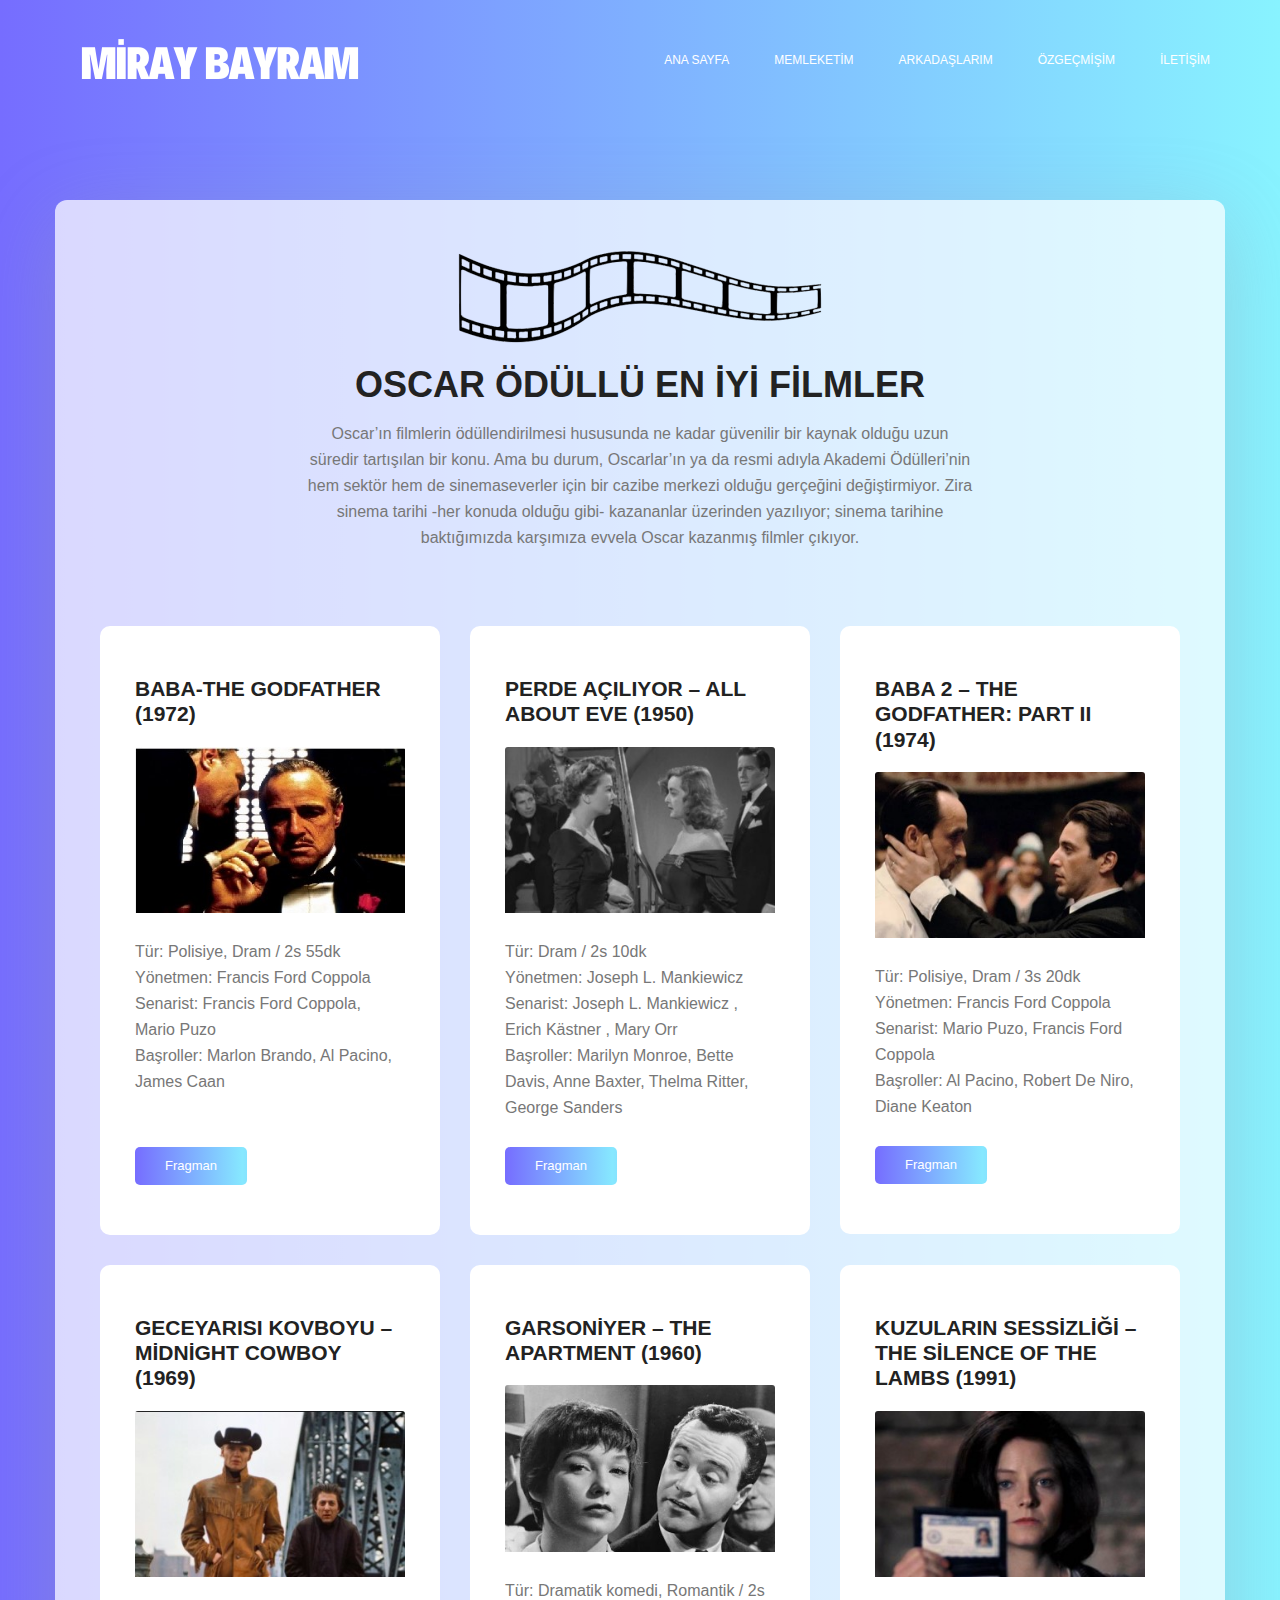
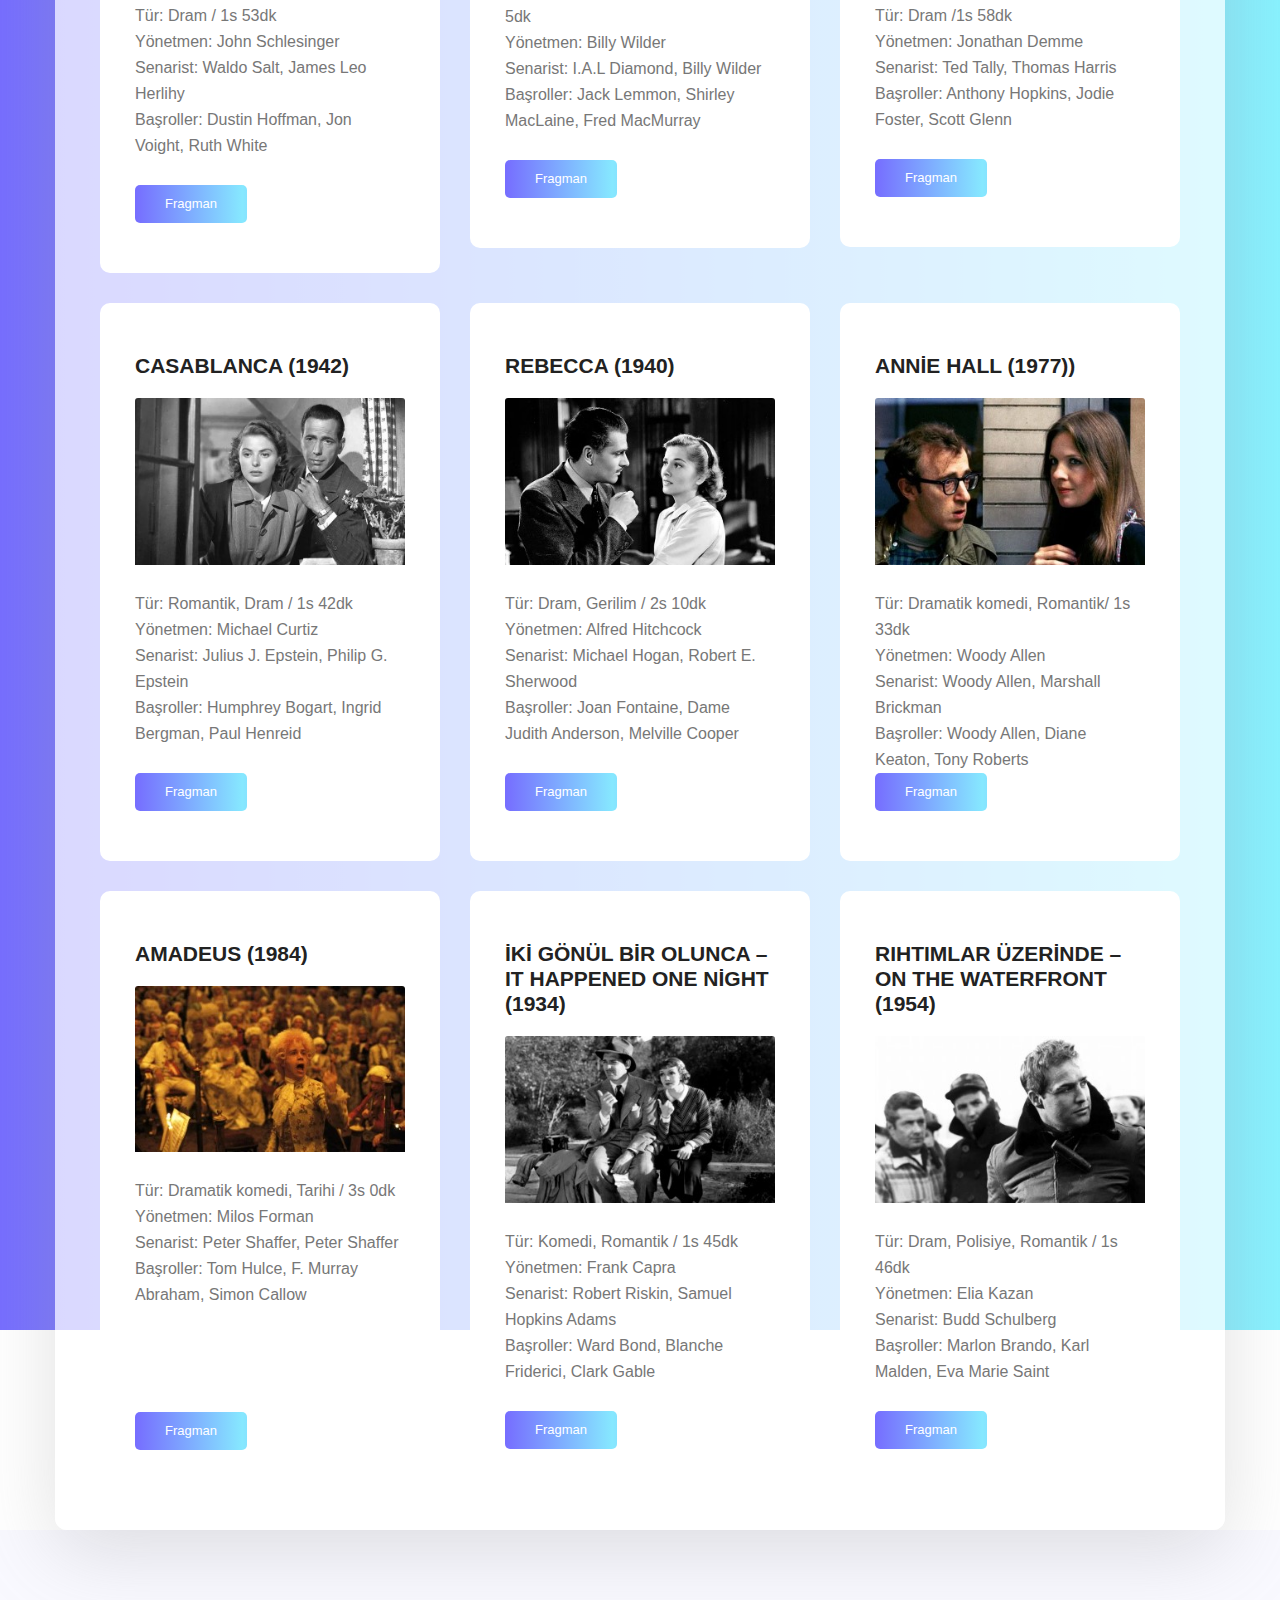
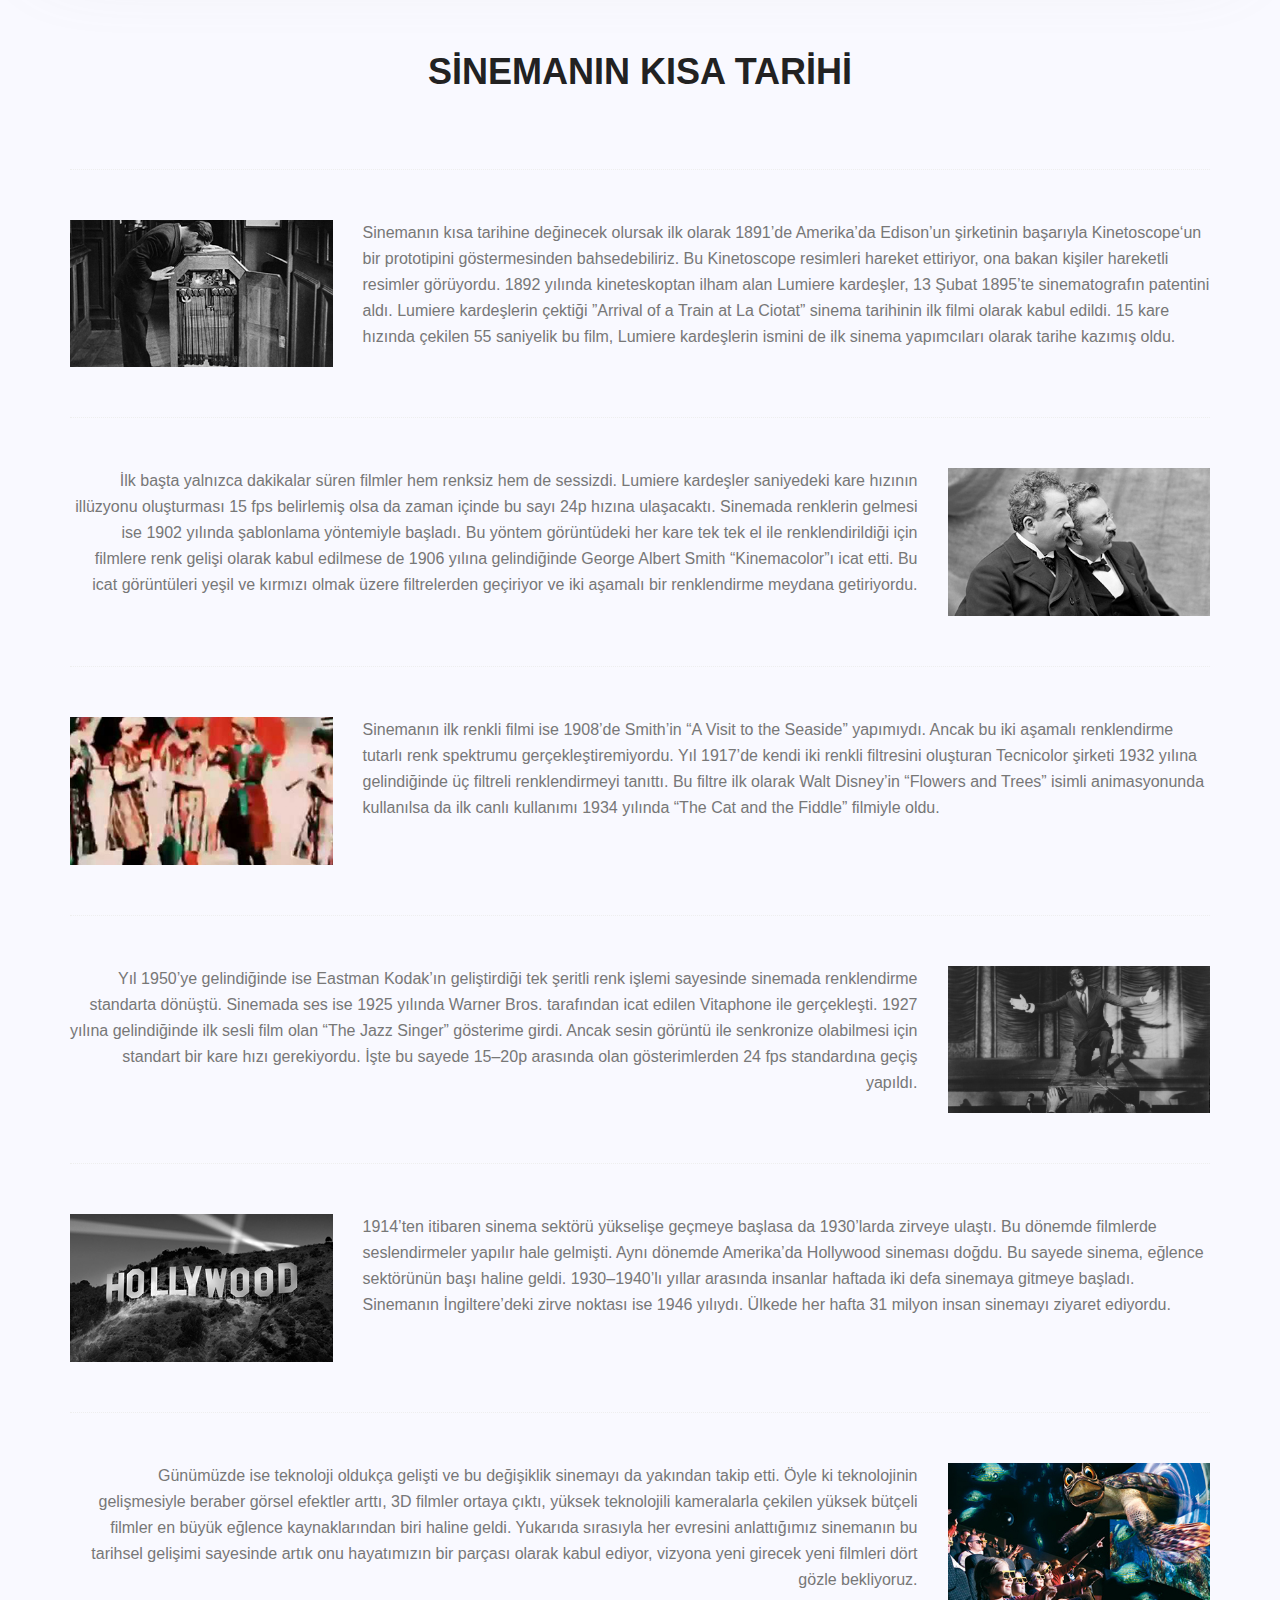
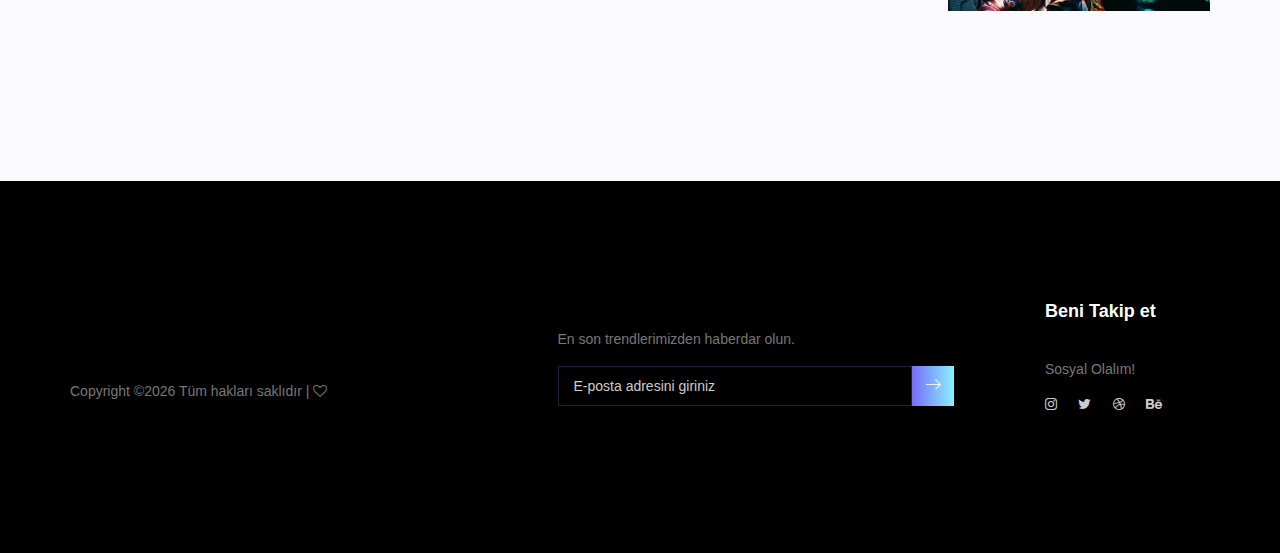
<file: index.html>
<!doctype html>
<html lang="tr">
    <head>
        <!-- Required meta tags -->
        <meta charset="utf-8">
        <meta name="viewport" content="width=device-width, initial-scale=1, shrink-to-fit=no">
        <link rel="icon" href="img/mirayy.png"   type="image/png">
        <title>Miray Bayram </title>
        <!-- Bootstrap CSS -->
        <link rel="stylesheet" href="css/bootstrap.css">
        <link rel="stylesheet" href="vendors/linericon/style.css">
        <link rel="stylesheet" href="css/font-awesome.min.css">
        <link rel="stylesheet" href="vendors/owl-carousel/owl.carousel.min.css">
        <link rel="stylesheet" href="vendors/lightbox/simpleLightbox.css">
        <link rel="stylesheet" href="vendors/nice-select/css/nice-select.css">
        <link rel="stylesheet" href="vendors/animate-css/animate.css">
        <link rel="stylesheet" href="vendors/popup/magnific-popup.css">
        <link rel="stylesheet" href="vendors/flaticon/flaticon.css">
        <!-- main css -->
        <link rel="stylesheet" href="css/style.css">
        <link rel="stylesheet" href="css/responsive.css">
    </head>
    <body>
        
        <!--================Header Menu Area =================-->
        <header class="header_area">
            <div class="main_menu">
            	<nav class="navbar navbar-expand-lg navbar-light">
					<div class="container box_1620">
						<!-- Brand and toggle get grouped for better mobile display -->
						<a class="navbar-brand logo_h" href="index.html"><img src="img/miraylogo.png"  alt=""></a>
						<button class="navbar-toggler" type="button" data-toggle="collapse" data-target="#navbarSupportedContent" aria-controls="navbarSupportedContent" aria-expanded="false" aria-label="Toggle navigation">
							<span class="icon-bar"></span>
							<span class="icon-bar"></span>
							<span class="icon-bar"></span>
						</button>
						<!-- Collect the nav links, forms, and other content for toggling -->
						<div class="collapse navbar-collapse offset" id="navbarSupportedContent">
							<ul class="nav navbar-nav menu_nav ml-auto">
								<li class="nav-item active"><a class="nav-link" href="index.html">Ana Sayfa</a></li> 
								<li class="nav-item submenu dropdown">
									<a href="#" class="nav-link dropdown-toggle" data-toggle="dropdown" role="button" aria-haspopup="true" aria-expanded="false">Memleketim</a>
									<ul class="dropdown-menu">
										<li class="nav-item"><a class="nav-link" href="memleketim.html">Gezilecek Yerleri</a></li>
										<li class="nav-item"><a class="nav-link" href="single-memleketim.html">Meşhur Yemekleri</a></li>
									</ul>
								</li>  
								<li class="nav-item"><a class="nav-link" href="arkadaslar.html">Arkadaşlarım</a></li> 
								<li class="nav-item"><a class="nav-link" href="ozgecmis.html">Özgeçmişim</a></li>
								<li class="nav-item"><a class="nav-link" href="iletisim.html">İletişim</a></li>
							</ul>
						</div> 
					</div>
            	</nav>
            </div>
        </header>
        <!--================Header Menu Area =================-->
        
        <!--================Home Banner Area =================-->
        <section class="home_banner_area">
           	<div class="container box_1620">
               
                <div class="container">
                    <div class="main_title">
                        <img src="img/film_serit.png"  alt=""><br>
                        <h2>Oscar Ödüllü En İyİ Fİlmler</h2>
                        <h01>Oscar’ın filmlerin ödüllendirilmesi hususunda ne kadar güvenilir bir kaynak olduğu uzun süredir tartışılan bir konu. Ama bu durum, Oscarlar’ın ya da resmi adıyla Akademi Ödülleri’nin hem sektör hem de sinemaseverler için bir cazibe merkezi olduğu gerçeğini değiştirmiyor. Zira sinema tarihi -her konuda olduğu gibi- kazananlar üzerinden yazılıyor; sinema tarihine baktığımızda karşımıza evvela Oscar kazanmış filmler çıkıyor.<br></h01>
                    </div>
                    <div class="feature_inner row">
                        <div class="col-lg-4 col-md-6">
                            <div class="feature_item">
                                <h4>Baba-The Godfather (1972)</h4>
                                <img src="img/baba1.jpg" class="card-img-top" >
                                <p> <br>
                                    Tür: Polisiye, Dram / 2s 55dk<br>
                                    Yönetmen: Francis Ford Coppola<br>
                                    Senarist: Francis Ford Coppola, Mario Puzo<br>
                                    Başroller: Marlon Brando, Al Pacino, James Caan<br>
                                 </p> <br>
                                 <br>
                                 <a class="main_btn" href="https://www.youtube.com/watch?v=cAKwCYQECUE&t=2s" target="_blank">Fragman</a>   

                                    
                                    
                            </div>
                        </div>
                        <div class="col-lg-4 col-md-6">
                            <div class="feature_item">
                                <h4>Perde Açılıyor – All About Eve (1950)</h4>
                                <img src="img/perde.jpg" class="card-img-top" >
                                <p><br>
                                    Tür: Dram / 2s 10dk<br>
                                    Yönetmen: Joseph L. Mankiewicz<br>
                                    Senarist: Joseph L. Mankiewicz , Erich Kästner , Mary Orr<br>
                                    Başroller: Marilyn Monroe, Bette Davis, Anne Baxter, Thelma Ritter, George Sanders
                                </p><br>
                                <a class="main_btn" href="https://www.youtube.com/watch?v=gNS9vG5jXH4" target="_blank">Fragman</a>
                                
                            </div>
                        </div>
                        <div class="col-lg-4 col-md-6">
                            <div class="feature_item">
                                <h4>Baba 2 – The Godfather: Part II (1974)</h4>
                                <img src="img/baba2.jpg" class="card-img-top" >
                                <p><br>
                                    Tür: Polisiye, Dram / 3s 20dk <br>
                                    Yönetmen: Francis Ford Coppola<br>
                                    Senarist: Mario Puzo, Francis Ford Coppola<br>
                                    Başroller: Al Pacino, Robert De Niro, Diane Keaton
                                </p><br>
                                <a class="main_btn" href="https://www.youtube.com/watch?v=s9Hj9QWE7JM" target="_blank">Fragman</a>
                                
                            </div>
                        </div>
                        <div class="col-lg-4 col-md-6">
                            <div class="feature_item">
                                <h4>Geceyarısı Kovboyu – Midnight Cowboy (1969)</h4>
                                <img src="img/midnight.jpg" class="card-img-top" >
                                <p><br>
                                    Tür: Dram / 1s 53dk<br>
                                    Yönetmen: John Schlesinger<br>
                                    Senarist: Waldo Salt, James Leo Herlihy<br>
                                    Başroller: Dustin Hoffman, Jon Voight, Ruth White<br>
                                </p><br>
                                <a class="main_btn" href="https://www.youtube.com/watch?v=vS2IdfBkkj0" target="_blank">Fragman</a>
                                
                            </div>
                        </div>
                        <div class="col-lg-4 col-md-6">
                            <div class="feature_item">
                                <h4>Garsoniyer – The Apartment (1960)</h4>
                                <img src="img/apartment.jpg" class="card-img-top" >
                                <p><br>
                                    Tür: Dramatik komedi, Romantik / 2s 5dk <br>
                                    Yönetmen: Billy Wilder<br>
                                    Senarist: I.A.L Diamond, Billy Wilder<br>
                                    Başroller: Jack Lemmon, Shirley MacLaine, Fred MacMurray<br>
                                </p><br>
                                <a class="main_btn" href="https://www.youtube.com/watch?v=GX9-5Zxy5us" target="_blank">Fragman</a>
                               
                            </div>
                        </div>
                        <div class="col-lg-4 col-md-6">
                            <div class="feature_item">
                                <h4>Kuzuların Sessizliği – The Silence of the Lambs (1991)</h4>
                                <img src="img/kuzu.jpg" class="card-img-top" >
                                <p><br>
                                    Tür: Dram /1s 58dk <br>
                                    Yönetmen: Jonathan Demme<br>
                                    Senarist: Ted Tally, Thomas Harris<br>
                                    Başroller: Anthony Hopkins, Jodie Foster, Scott Glenn<br>
                                </p><br>
                                <a class="main_btn" href="https://www.youtube.com/watch?v=M6v-i24HNe4" target="_blank">Fragman</a>
                                
                            </div>
                        </div>
                        <div class="col-lg-4 col-md-6">
                            <div class="feature_item">
                                <h4>Casablanca (1942)</h4>
                                <img src="img/casablanca.jpg" class="card-img-top" >
                                <p><br>
                                    Tür: Romantik, Dram / 1s 42dk<br>
                                    Yönetmen: Michael Curtiz<br>
                                    Senarist: Julius J. Epstein, Philip G. Epstein<br>
                                    Başroller: Humphrey Bogart, Ingrid Bergman, Paul Henreid<br>
                                   
                                </p><br>
                                <a class="main_btn" href="https://www.youtube.com/watch?v=BkL9l7qovsE" target="_blank">Fragman</a>
                                
                            </div>
                            
                        </div>
                        <div class="col-lg-4 col-md-6">
                            <div class="feature_item">
                                <h4>Rebecca (1940)</h4>
                                <img src="img/rebecca.jpg" class="card-img-top" >
                                <p><br>
                                    Tür: Dram, Gerilim / 2s 10dk <br>
                                    Yönetmen: Alfred Hitchcock<br>
                                    Senarist: Michael Hogan, Robert E. Sherwood<br>
                                    Başroller: Joan Fontaine, Dame Judith Anderson, Melville Cooper<br>
                                   
                                </p><br>
                                <a class="main_btn" href="https://www.youtube.com/watch?v=d9eWjSt1VQw" target="_blank">Fragman</a>
                                
                            </div>
                            
                        </div>
                        <div class="col-lg-4 col-md-6">
                            <div class="feature_item">
                                <h4> Annie Hall (1977))</h4>
                                <img src="img/annie.jpg" class="card-img-top" >
                                <p><br>
                                    Tür: Dramatik komedi, Romantik/ 1s 33dk<br>
                                    Yönetmen: Woody Allen<br>
                                    Senarist: Woody Allen, Marshall Brickman<br>
                                    Başroller: Woody Allen, Diane Keaton, Tony Roberts<br>
                                   
                                </p>
                                
                                <a class="main_btn" href="https://www.youtube.com/watch?v=OqVgCfZX-yE" target="_blank">Fragman</a>
                                
                            </div>
                            
                        </div>
                        <div class="col-lg-4 col-md-6">
                            <div class="feature_item">
                                <h4> Amadeus (1984)</h4>
                                <img src="img/amadeus.jpg" class="card-img-top" >
                                <p><br>
                                    Tür: Dramatik komedi, Tarihi / 3s 0dk<br>
                                    Yönetmen: Milos Forman<br>
                                    Senarist: Peter Shaffer, Peter Shaffer<br>
                                    Başroller: Tom Hulce, F. Murray Abraham, Simon Callow<br>
                                   
                                </p><br><br><br><br>
                                <a class="main_btn" href="https://www.youtube.com/watch?v=r7kWQj9FCGY" target="_blank">Fragman</a>
                                
                            </div>
                            
                        </div>
                        <div class="col-lg-4 col-md-6">
                            <div class="feature_item">
                                <h4>İki Gönül Bir Olunca – It Happened One Night (1934)</h4>
                                <img src="img/iki_gonul_bir_olunca.jpg" class="card-img-top" >
                                <p><br>
                                    Tür: Komedi, Romantik / 1s 45dk<br>
                                    Yönetmen: Frank Capra<br>
                                    Senarist: Robert Riskin, Samuel Hopkins Adams<br>
                                    Başroller: Ward Bond, Blanche Friderici, Clark Gable<br>
                                   
                                </p><br>
                                <a class="main_btn" href="https://www.youtube.com/watch?v=ouABV3JY-cg" target="_blank">Fragman</a>
                                
                            </div>
                
                        </div>
                        <div class="col-lg-4 col-md-6">
                            <div class="feature_item">
                                <h4>Rıhtımlar Üzerinde – On The Waterfront (1954)</h4>
                                <img src="img/rhtmlar_uzerinde.jpg" class="card-img-top" >
                                <p><br>
                                    Tür: Dram, Polisiye, Romantik / 1s 46dk <br>
                                    Yönetmen: Elia Kazan<br>
                                    Senarist: Budd Schulberg<br>
                                    Başroller: Marlon Brando, Karl Malden, Eva Marie Saint<br>
                                </p><br>
                                <a class="main_btn" href="https://www.youtube.com/watch?v=ouABV3JY-cg" target="_blank">Fragman</a>
                               
                            </div>
                    </div>
                    
                    
                </div>


            </div>
        </section>
        <!--================End Home Banner Area =================-->

         <!--================Testimonials Area =================-->
        <section class="testimonials_area p_120">
        	<div class="container">
        		<div class="main_title">
        			<h2>Sinemanın Kısa Tarihi</h2>
        			<p></p>
        		</div>
                <div class="section-top-border">
                    
                    <div class="row">
                        <div class="col-md-3">
                            <img src="img/sinema/sinema1.jpg" alt="" class="img-fluid">
                        </div>
                        <div class="col-md-9 mt-sm-20 left-align-p">
                            <p>Sinemanın kısa tarihine değinecek olursak ilk olarak 1891’de Amerika’da Edison’un şirketinin başarıyla Kinetoscope‘un bir prototipini göstermesinden bahsedebiliriz. Bu Kinetoscope resimleri hareket ettiriyor, ona bakan kişiler hareketli resimler görüyordu. 1892 yılında kineteskoptan ilham alan Lumiere kardeşler, 13 Şubat 1895’te sinematografın patentini aldı. Lumiere kardeşlerin çektiği ”Arrival of a Train at La Ciotat” sinema tarihinin ilk filmi olarak kabul edildi. 15 kare hızında çekilen 55 saniyelik bu film, Lumiere kardeşlerin ismini de ilk sinema yapımcıları olarak tarihe kazımış oldu.</p>
                        </div>
                    </div>
                </div>

                <div class="section-top-border text-right">
                    
                    <div class="row">
                        <div class="col-md-9">
                            <p class="text-right">İlk başta yalnızca dakikalar süren filmler hem renksiz hem de sessizdi. Lumiere kardeşler saniyedeki kare hızının illüzyonu oluşturması 15 fps belirlemiş olsa da zaman içinde bu sayı 24p hızına ulaşacaktı. Sinemada renklerin gelmesi ise 1902 yılında şablonlama yöntemiyle başladı. Bu yöntem görüntüdeki her kare tek tek el ile renklendirildiği için filmlere renk gelişi olarak kabul edilmese de 1906 yılına gelindiğinde George Albert Smith “Kinemacolor”ı icat etti. Bu icat görüntüleri yeşil ve kırmızı olmak üzere filtrelerden geçiriyor ve iki aşamalı bir renklendirme meydana getiriyordu.</p>
                            
                        </div>
                        <div class="col-md-3">
                            <img src="img/sinema/sinema2.jpg" alt="" class="img-fluid">
                        </div>
                    </div>
                </div>
                <div class="section-top-border">
                    
                    <div class="row">
                        <div class="col-md-3">
                            <img src="img/sinema/sinema3.jpg" alt="" class="img-fluid">
                        </div>
                        <div class="col-md-9 mt-sm-20 left-align-p">
                            <p>Sinemanın ilk renkli filmi ise 1908’de Smith’in “A Visit to the Seaside” yapımıydı. Ancak bu iki aşamalı renklendirme tutarlı renk spektrumu gerçekleştiremiyordu. Yıl 1917’de kendi iki renkli filtresini oluşturan Tecnicolor şirketi 1932 yılına gelindiğinde üç filtreli renklendirmeyi tanıttı. Bu filtre ilk olarak Walt Disney’in “Flowers and Trees” isimli animasyonunda kullanılsa da ilk canlı kullanımı 1934 yılında “The Cat and the Fiddle” filmiyle oldu.</p>
                        </div>
                    </div>
                </div>

                <div class="section-top-border text-right">
                    <div class="row">
                        <div class="col-md-9">
                            <p class="text-right">Yıl 1950’ye gelindiğinde ise Eastman Kodak’ın geliştirdiği tek şeritli renk işlemi sayesinde sinemada renklendirme standarta dönüştü. Sinemada ses ise 1925 yılında Warner Bros. tarafından icat edilen Vitaphone ile gerçekleşti. 1927 yılına gelindiğinde ilk sesli film olan “The Jazz Singer” gösterime girdi. Ancak sesin görüntü ile senkronize olabilmesi için standart bir kare hızı gerekiyordu. İşte bu sayede 15–20p arasında olan gösterimlerden 24 fps standardına geçiş yapıldı.</p>
                            
                        </div>
                        <div class="col-md-3">
                            <img src="img/sinema/sinema4.jpg" alt="" class="img-fluid">
                        </div>
                    </div>
                </div>
                <div class="section-top-border">
                    
                    <div class="row">
                        <div class="col-md-3">
                            <img src="img/sinema/sinema5.jpg" alt="" class="img-fluid">
                        </div>
                        <div class="col-md-9 mt-sm-20 left-align-p">
                            <p>1914’ten itibaren sinema sektörü yükselişe geçmeye başlasa da 1930’larda zirveye ulaştı. Bu dönemde filmlerde seslendirmeler yapılır hale gelmişti. Aynı dönemde Amerika’da Hollywood sineması doğdu. Bu sayede sinema, eğlence sektörünün başı haline geldi. 1930–1940’lı yıllar arasında insanlar haftada iki defa sinemaya gitmeye başladı. Sinemanın İngiltere’deki zirve noktası ise 1946 yılıydı. Ülkede her hafta 31 milyon insan sinemayı ziyaret ediyordu.</p>
                        </div>
                    </div>
                </div>

                <div class="section-top-border text-right">
                   
                    <div class="row">
                        <div class="col-md-9">
                            <p class="text-right">Günümüzde ise teknoloji oldukça gelişti ve bu değişiklik sinemayı da yakından takip etti. Öyle ki teknolojinin gelişmesiyle beraber görsel efektler arttı, 3D filmler ortaya çıktı, yüksek teknolojili kameralarla çekilen yüksek bütçeli filmler en büyük eğlence kaynaklarından biri haline geldi. Yukarıda sırasıyla her evresini anlattığımız sinemanın bu tarihsel gelişimi sayesinde artık onu hayatımızın bir parçası olarak kabul ediyor, vizyona yeni girecek yeni filmleri dört gözle bekliyoruz.</p>
                            
                        </div>
                        <div class="col-md-3">
                            <img src="img/sinema/sinema6.jpg" alt="" class="img-fluid">
                        </div>
                    </div>
                </div>
        		
        	</div>
        </section>
        <!--================End Testimonials Area =================-->
       
        
        <!--================Footer Area =================-->
        <footer class="footer_area p_120">
        	<div class="container">
        		<div class="row footer_inner">
        			<div class="col-lg-5 col-sm-6">
        				<aside class="f_widget ab_widget">
                            <br><br><br>
        					
        					
        					<p><!-- Link back to Colorlib can't be removed. Template is licensed under CC BY 3.0. -->
                                Copyright &copy;<script>document.write(new Date().getFullYear());</script> Tüm hakları saklıdır |  <i class="fa fa-heart-o" aria-hidden="true"></i> <a href="#" target="_blank"></a></a>
<!-- Link back to Colorlib can't be removed. Template is licensed under CC BY 3.0. --></p>
        				</aside>
        			</div>
        			<div class="col-lg-5 col-sm-6">
        				<aside class="f_widget news_widget">
        					<br>
        					<p>En son trendlerimizden haberdar olun.</p>
        					<div id="mc_embed_signup">
                                <form target="_blank" action="https://spondonit.us12.list-manage.com/subscribe/post?u=1462626880ade1ac87bd9c93a&amp;id=92a4423d01" method="get" class="subscribe_form relative">
                                	<div class="input-group d-flex flex-row">
                                        <input name="E-posta" placeholder="E-posta adresini giriniz" onfocus="this.placeholder = ''" onblur="this.placeholder = 'E-posta '" required="" type="e-posta">
                                        <button class="btn sub-btn"><span class="lnr lnr-arrow-right"></span></button>		
                                    </div>				
                                    <div class="mt-10 info"></div>
                                </form>
                            </div>
        				</aside>
        			</div>
        			<div class="col-lg-2">
        				<aside class="f_widget social_widget">
        					<div class="f_title">
        						<h3>Beni Takip et</h3>
        					</div>
        					<p>Sosyal Olalım!</p>
        					<ul class="list">
        						<li><a href="https://www.instagram.com/mirayybyrm/" target="_blank"><i class="fa fa-instagram"></i></a></li>
        						<li><a href="#"><i class="fa fa-twitter"></i></a></li>
        						<li><a href="#"><i class="fa fa-dribbble"></i></a></li>
        						<li><a href="#"><i class="fa fa-behance"></i></a></li>
        					</ul>
        				</aside>
        			</div>
        		</div>
        	</div>
        </footer>
        <!--================End Footer Area =================-->
        
        
        
        
        
        
        <!-- Optional JavaScript -->
        <!-- jQuery first, then Popper.js, then Bootstrap JS -->
        <script src="js/jquery-3.3.1.min.js"></script>
        <script src="js/popper.js"></script>
        <script src="js/bootstrap.min.js"></script>
        <script src="js/stellar.js"></script>
        <script src="vendors/lightbox/simpleLightbox.min.js"></script>
        <script src="vendors/nice-select/js/jquery.nice-select.min.js"></script>
        <script src="vendors/isotope/imagesloaded.pkgd.min.js"></script>
        <script src="vendors/isotope/isotope.pkgd.min.js"></script>
        <script src="vendors/owl-carousel/owl.carousel.min.js"></script>
        <script src="vendors/popup/jquery.magnific-popup.min.js"></script>
        <script src="js/jquery.ajaxchimp.min.js"></script>
        <script src="vendors/counter-up/jquery.waypoints.min.js"></script>
        <script src="vendors/counter-up/jquery.counterup.min.js"></script>
        <script src="js/mail-script.js"></script>
        <script src="js/theme.js"></script>
    </body>
</html>
</file>
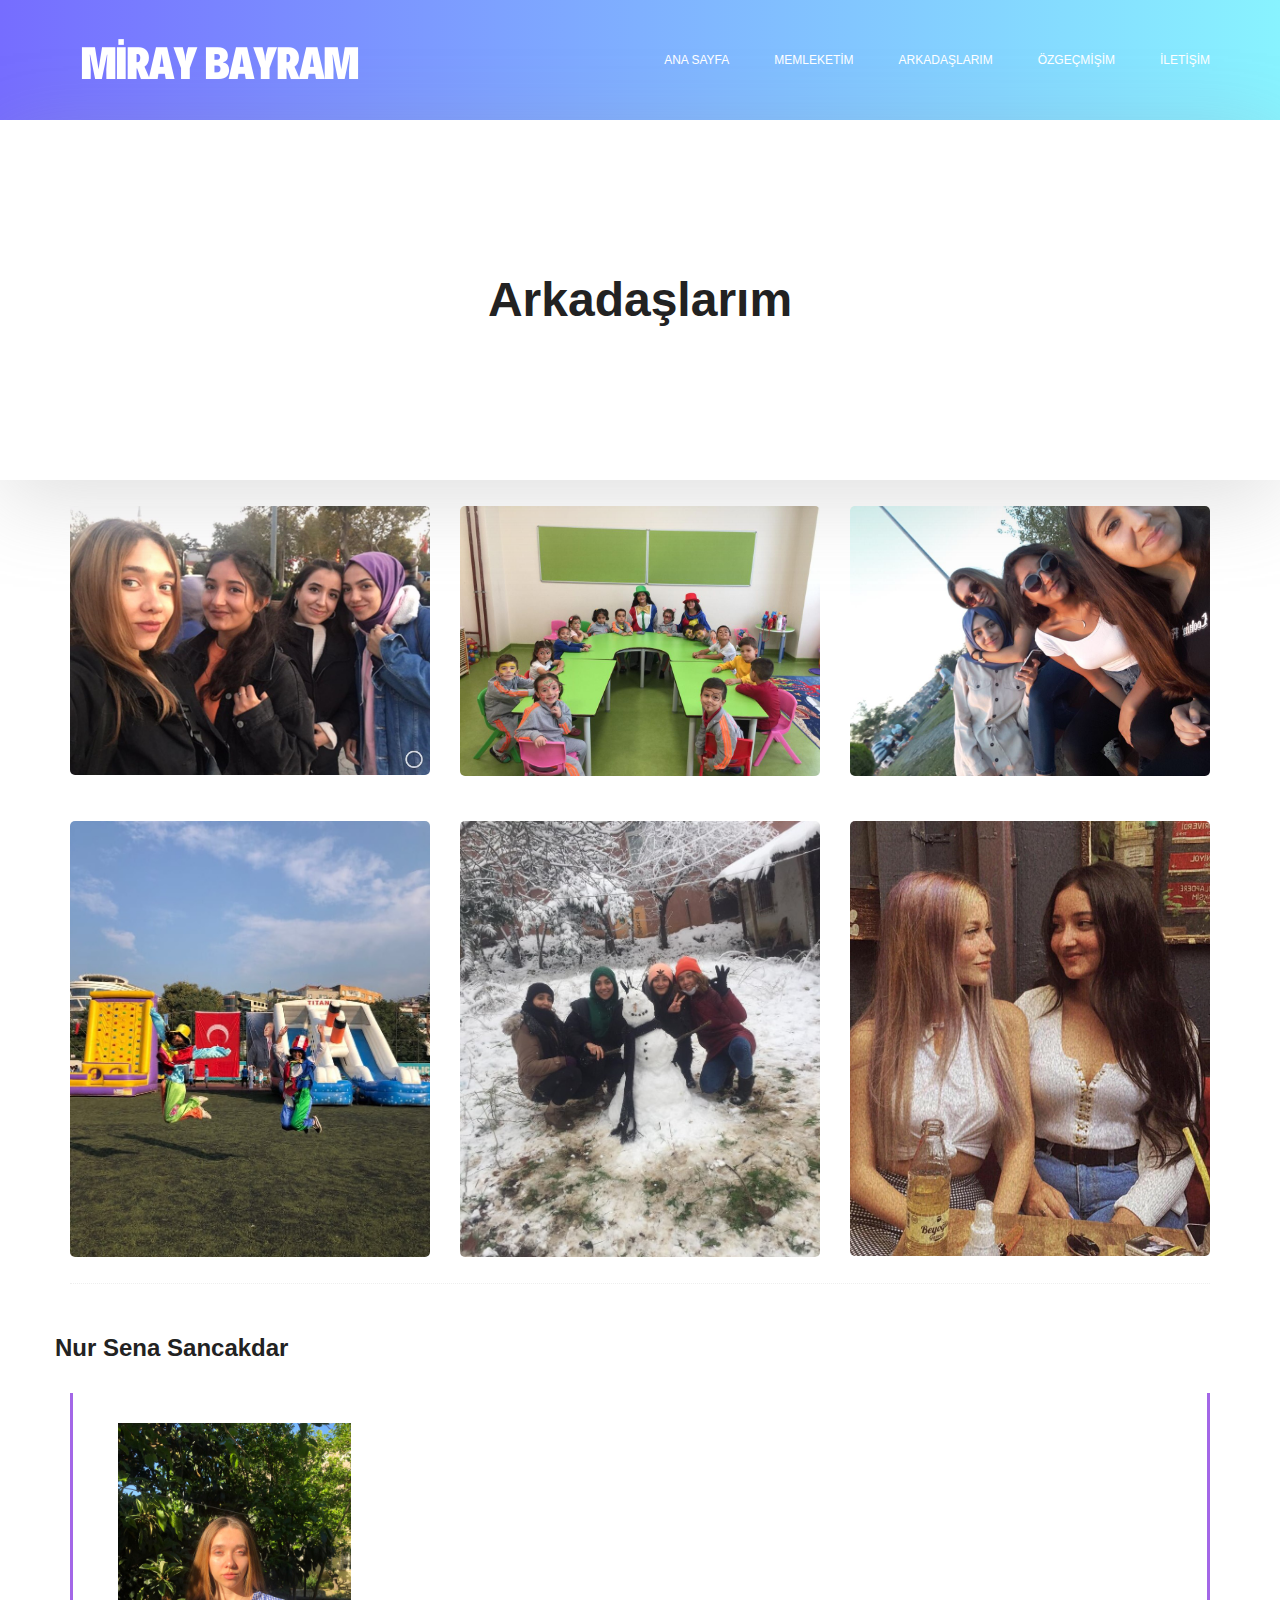
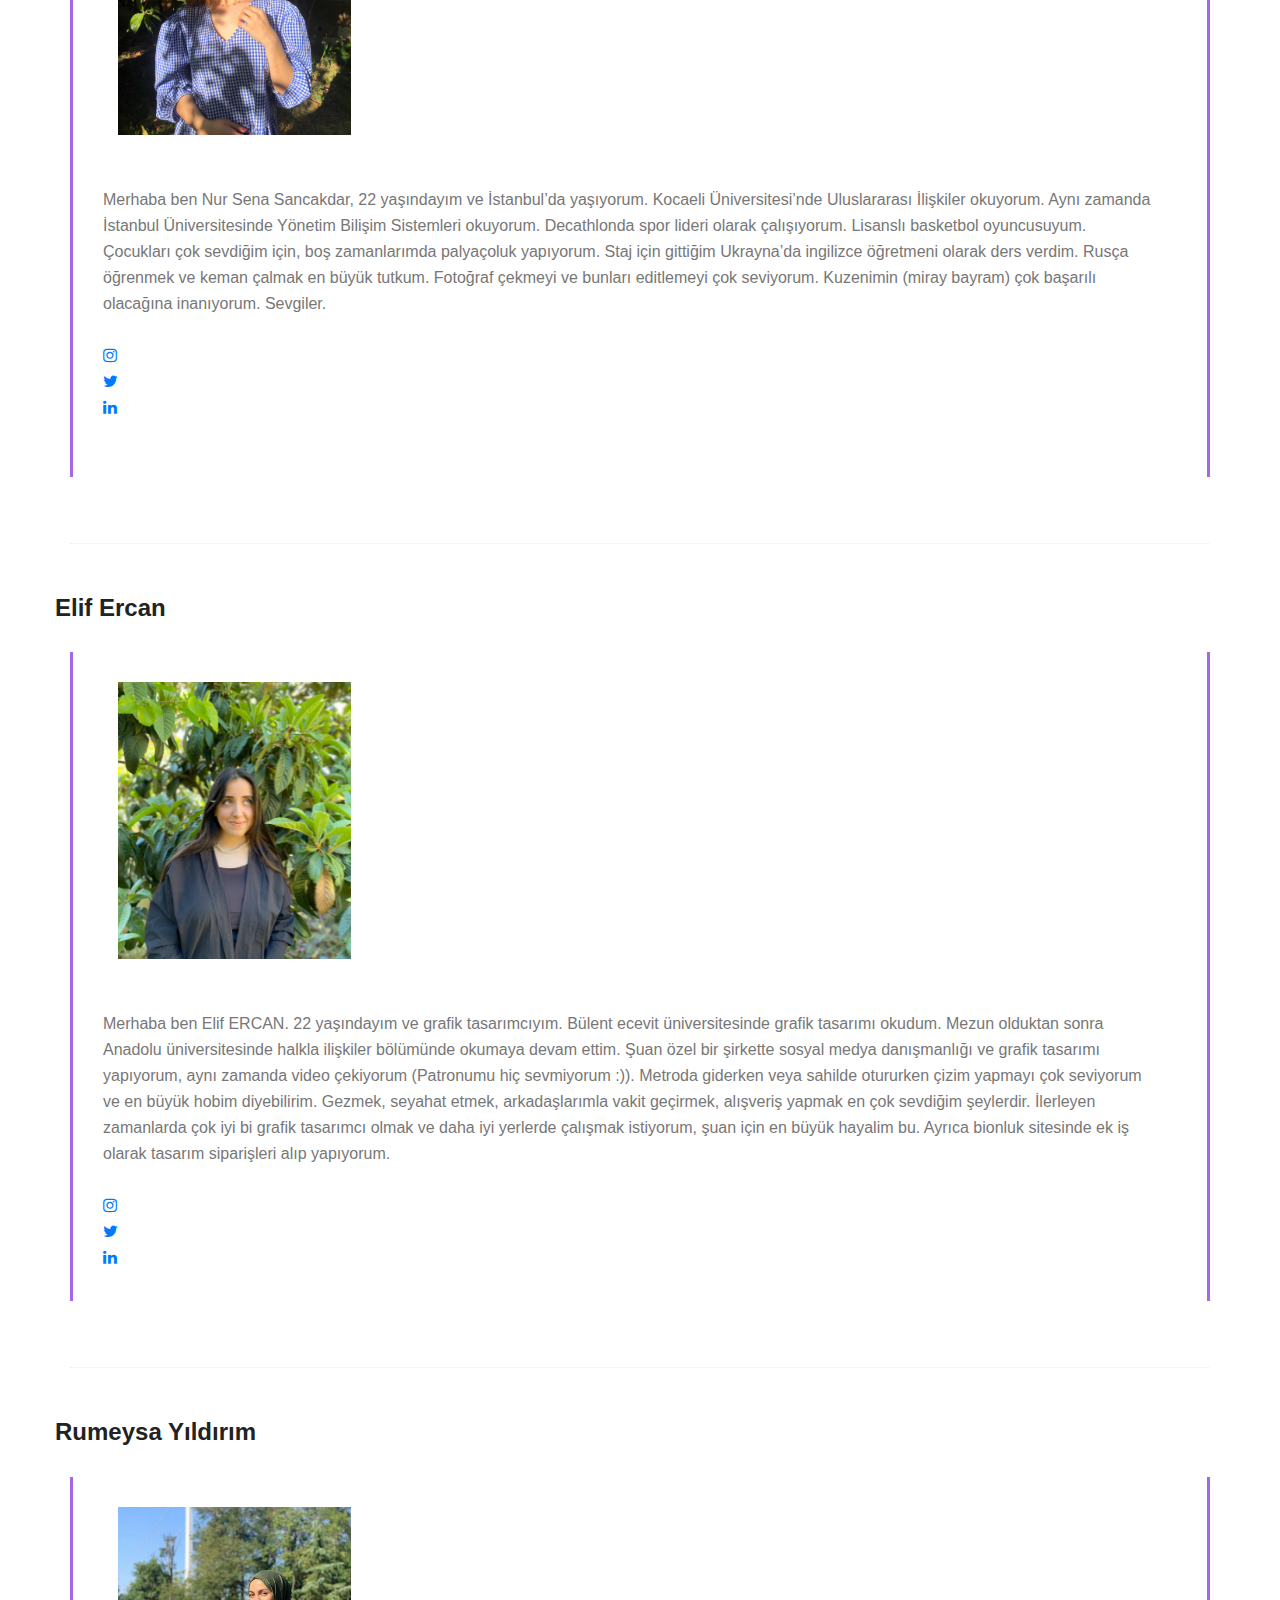
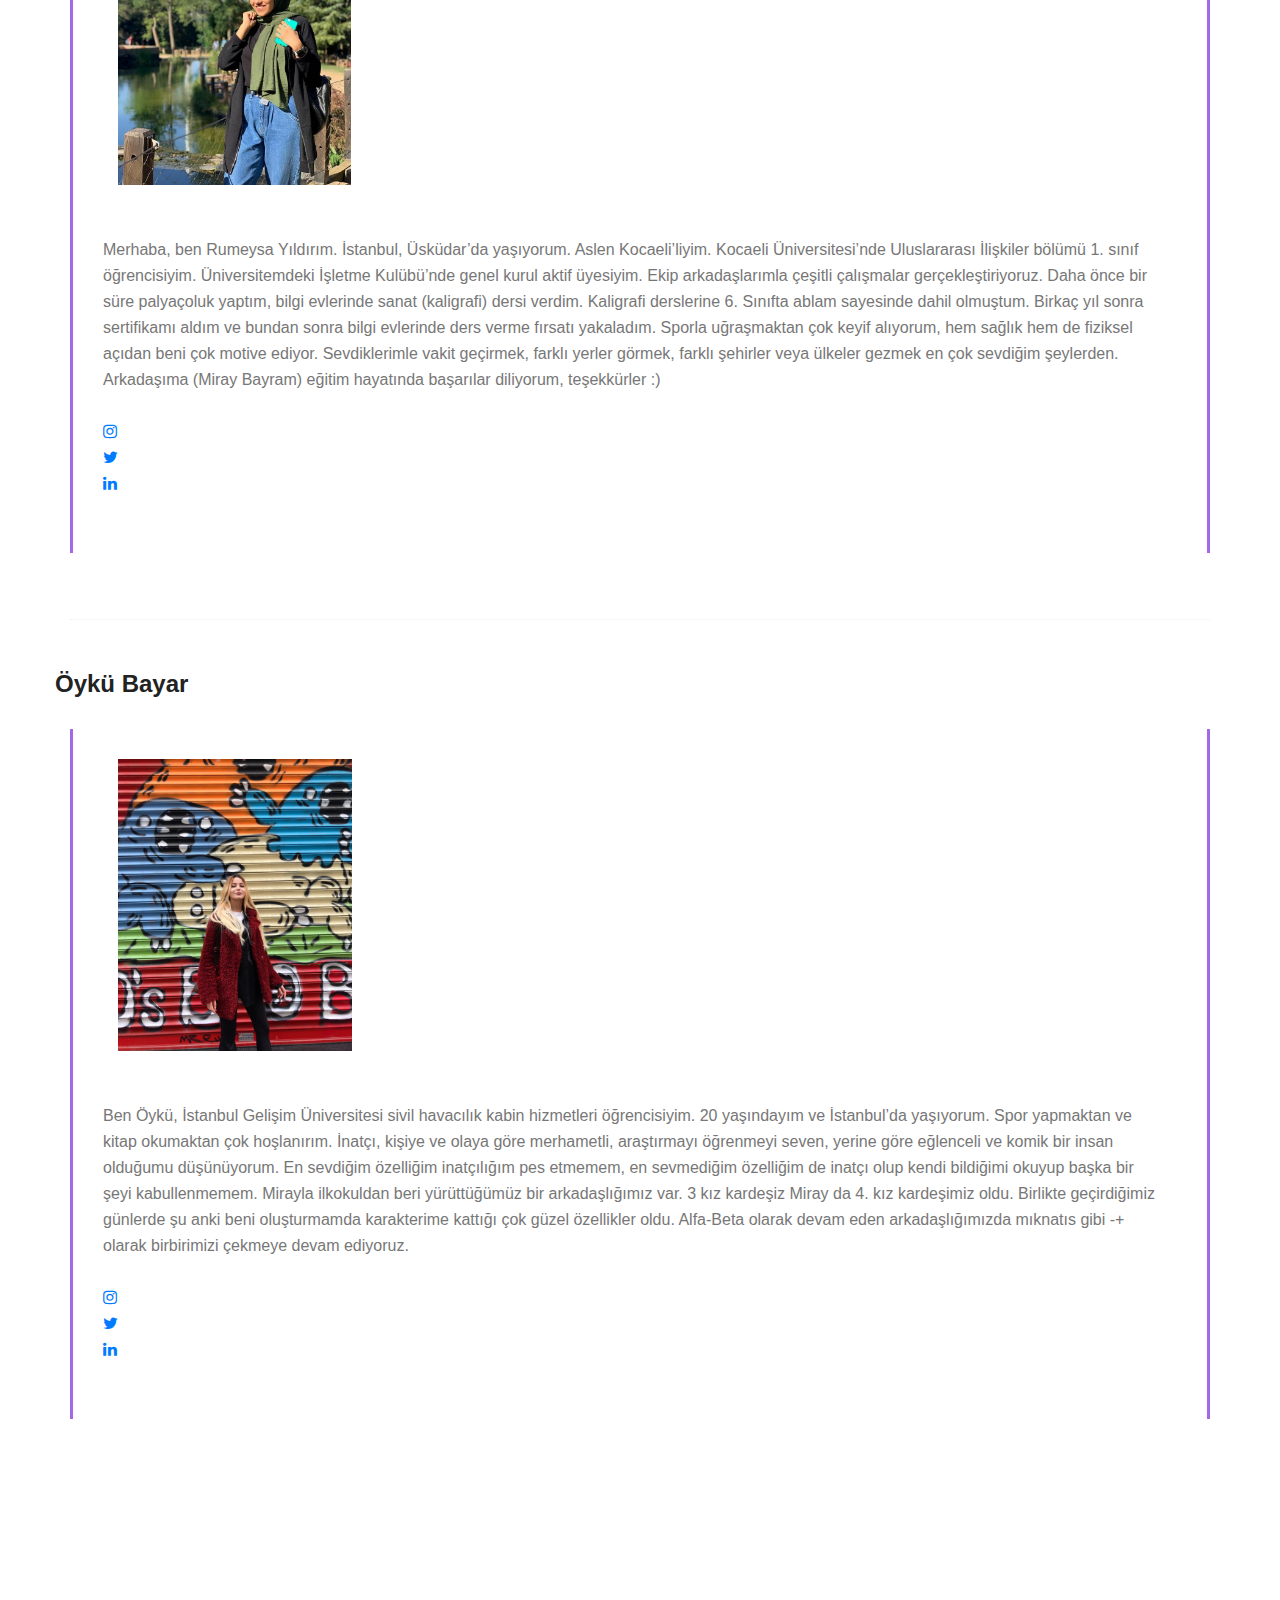
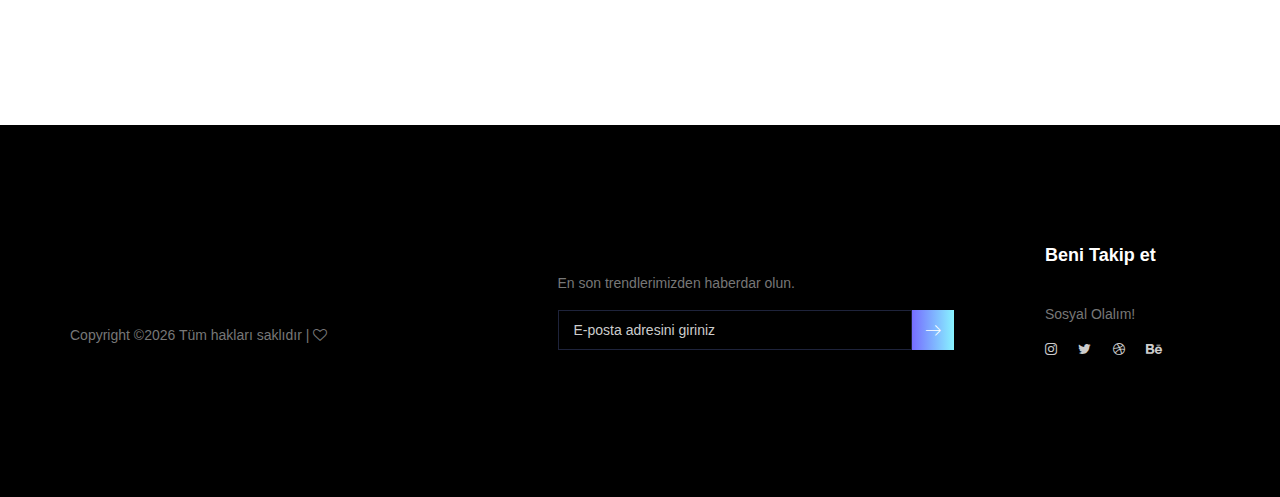
<file: arkadaslar.html>
<html lang="tr">
    <head>
        <!-- Required meta tags -->
        <meta charset="utf-8">
        <meta name="viewport" content="width=device-width, initial-scale=1, shrink-to-fit=no">
        <link rel="icon" href="img/mirayy.png"   type="image/png">
        <title>Miray Bayram </title>
        <!-- Bootstrap CSS -->
        <link rel="stylesheet" href="css/bootstrap.css">
        <link rel="stylesheet" href="vendors/linericon/style.css">
        <link rel="stylesheet" href="css/font-awesome.min.css">
        <link rel="stylesheet" href="vendors/owl-carousel/owl.carousel.min.css">
        <link rel="stylesheet" href="vendors/lightbox/simpleLightbox.css">
        <link rel="stylesheet" href="vendors/nice-select/css/nice-select.css">
        <link rel="stylesheet" href="vendors/animate-css/animate.css">
        <link rel="stylesheet" href="vendors/popup/magnific-popup.css">
        <!-- main css -->
        <link rel="stylesheet" href="css/style.css">
        <link rel="stylesheet" href="css/responsive.css">
    </head>
    <body>
        
        <!--================Header Menu Area =================-->
        <header class="header_area">
            <div class="main_menu">
            	<nav class="navbar navbar-expand-lg navbar-light">
					<div class="container box_1620">
						<!-- Brand and toggle get grouped for better mobile display -->
						<a class="navbar-brand logo_h" href="index.html"><img src="img/miraylogo.png" alt=""></a>
						<button class="navbar-toggler" type="button" data-toggle="collapse" data-target="#navbarSupportedContent" aria-controls="navbarSupportedContent" aria-expanded="false" aria-label="Toggle navigation">
							<span class="icon-bar"></span>
							<span class="icon-bar"></span>
							<span class="icon-bar"></span>
						</button>
						<!-- Collect the nav links, forms, and other content for toggling -->
						<div class="collapse navbar-collapse offset" id="navbarSupportedContent">
							<ul class="nav navbar-nav menu_nav ml-auto">
								<li class="nav-item active"><a class="nav-link" href="index.html">Ana Sayfa</a></li> 
								<li class="nav-item submenu dropdown">
									<a href="#" class="nav-link dropdown-toggle" data-toggle="dropdown" role="button" aria-haspopup="true" aria-expanded="false">Memleketim</a>
									<ul class="dropdown-menu">
										<li class="nav-item"><a class="nav-link" href="memleketim.html">Gezilecek Yerleri</a></li>
										<li class="nav-item"><a class="nav-link" href="single-memleketim.html">Meşhur Yemekleri</a></li>
									</ul>
								</li>    
								<li class="nav-item"><a class="nav-link" href="arkadaslar.html">Arkadaşlarım</a></li> 
								<li class="nav-item"><a class="nav-link" href="ozgecmis.html">Özgeçmişim</a></li>
								<li class="nav-item"><a class="nav-link" href="iletisim.html">İletişim</a></li>
							</ul>
						</div> 
					</div>
            	</nav>
            </div>
        </header>
        <!--================Header Menu Area =================-->
        <!--================Home Banner Area =================-->
        <section class="banner_area">
            <div class="box_1620">
				<div class="banner_inner d-flex align-items-center">
					<div class="container">
						<div class="banner_content text-center">
							<h2>Arkadaşlarım</h2>
							
						</div>
					</div>
				</div>
            </div>
        </section>
        <!--================End Home Banner Area =================-->
        
        <!--================Home Banner Area =================-->
        <section class="profile_area">

            <div class="container">
        		<div class="gallery_f_inner row imageGallery1">
        			<div class="col-lg-4 col-md-4 col-sm-6 brand manipul design print">
        				<div class="h_gallery_item"><br>
        					<div class="g_img_item">
        						<img class="img-fluid" src="img/arkadaslar/toplu1.jpg" alt="">
        						
        					</div>
        				</div>
        			</div>
        			<div class="col-lg-4 col-md-4 col-sm-6 brand manipul creative">
        				<div class="h_gallery_item"><br>
        					<div class="g_img_item">
        						<img class="img-fluid" src="img/arkadaslar/toplu5.jpg" alt=""  >
        						
                            </div>
        				</div>
        			</div>
        			<div class="col-lg-4 col-md-4 col-sm-6 manipul creative design print">
        				<div class="h_gallery_item"><br>
        					<div class="g_img_item">
        						<img class="img-fluid" src="img/arkadaslar/toplu3.jpg" alt=""  >
        						
        					</div>
        				</div>
        			</div>
        			<div class="col-lg-4 col-md-4 col-sm-6 brand creative print">
        				<div class="h_gallery_item">
        					<div class="g_img_item">
        						<img class="img-fluid" src="img/arkadaslar/toplu4.jpg" alt="">
        						
        					</div><br>
        				</div>
        			</div>
        			<div class="col-lg-4 col-md-4 col-sm-6 brand manipul design">
        				<div class="h_gallery_item">
        					<div class="g_img_item">
        						<img class="img-fluid" src="img/arkadaslar/toplu2.jpg" alt="">
        						
        					</div><br>
        				</div>
        			</div>
        			<div class="col-lg-4 col-md-4 col-sm-6 brand creative">
        				<div class="h_gallery_item">
        					<div class="g_img_item">
        						<img class="img-fluid" src="img/arkadaslar/toplu6.jpg" alt="">
        					</div>
        				</div><br>
        			</div> 
                   
        		</div>
        		
        	</div>

            <div class="container">
                 
                <div class="section-top-border">
                    
                    <div class="row">
                     <h3 class="mb-30 title_color" style="text-align: center;">Nur Sena Sancakdar</h3>
                        <div class="col-lg-12">
                            <blockquote class="generic-blockquote">
                                <div class="col-md-3">
                                    <img src="img/arkadaslar/nursena.jpg" alt="" class="img-fluid">
                                </div><br><br>
                                      Merhaba ben Nur Sena Sancakdar, 22 yaşındayım ve İstanbul’da yaşıyorum. Kocaeli Üniversitesi’nde Uluslararası İlişkiler okuyorum. Aynı zamanda İstanbul Üniversitesinde Yönetim Bilişim Sistemleri okuyorum. Decathlonda spor lideri olarak çalışıyorum. Lisanslı basketbol oyuncusuyum. Çocukları çok sevdiğim için, boş zamanlarımda palyaçoluk yapıyorum. Staj için gittiğim Ukrayna’da ingilizce öğretmeni olarak ders verdim. Rusça öğrenmek ve keman çalmak en büyük tutkum. Fotoğraf çekmeyi ve bunları editlemeyi çok seviyorum. Kuzenimin (miray bayram) çok başarılı olacağına inanıyorum. Sevgiler.
                                   <br><br>
                                <ul class="list personal_social">
                                    <li><a href="https://www.instagram.com/nursenasancaktar/" target="_blank"><i class="fa fa-instagram"></i></a></li>
                                    <li><a href="#" ><i class="fa fa-twitter"></i></a></li>
                                    <li><a href="https://www.linkedin.com/mwlite/in/nur-sena-sancakdar-2a1880208" target="_blank"><i class="fa fa-linkedin"></i></a></li>
                                </ul> <br>
                                 
                            </blockquote>
                        </div>
                    </div>  
                </div>
                <div class="section-top-border">
                    
                    <div class="row">
                        <h3 class="mb-30 title_color">Elif Ercan</h3>
                        <div class="col-lg-12">
                            <blockquote class="generic-blockquote"><div class="col-md-3">
                                <img src="img/arkadaslar/elif.jpg" alt="" class="img-fluid">
                            </div><br><br>
                            Merhaba ben Elif ERCAN. 22 yaşındayım ve grafik tasarımcıyım. Bülent ecevit üniversitesinde grafik tasarımı okudum. Mezun olduktan sonra Anadolu üniversitesinde halkla ilişkiler bölümünde okumaya devam ettim. Şuan özel bir şirkette sosyal medya danışmanlığı ve grafik tasarımı yapıyorum, aynı zamanda video çekiyorum (Patronumu hiç sevmiyorum :)). Metroda giderken veya sahilde otururken çizim yapmayı çok seviyorum ve en büyük hobim diyebilirim. Gezmek, seyahat etmek, arkadaşlarımla vakit geçirmek, alışveriş yapmak en çok sevdiğim şeylerdir. İlerleyen zamanlarda çok iyi bi grafik tasarımcı olmak ve daha iyi yerlerde çalışmak istiyorum, şuan için en büyük hayalim bu. Ayrıca bionluk sitesinde ek iş olarak tasarım siparişleri alıp yapıyorum. 
                                  <br><br>
                                <ul class="list personal_social">
                                    <li><a href="https://www.instagram.com/eelifercan/" target="_blank"><i class="fa fa-instagram"></i></a></li>
                                    <li><a href="https://twitter.com/elifercc?s=09" target="_blank"><i class="fa fa-twitter"></i></a></li>
                                    <li><a href="https://www.linkedin.com/in/elif-ercan-534032183" target="_blank"><i class="fa fa-linkedin"></i></a></li>
                                </ul> 
                            </blockquote>
                        </div>
                    </div>  
                </div>
                <div class="section-top-border">
                    
                    <div class="row">
                        <h3 class="mb-30 title_color">Rumeysa Yıldırım</h3>
                        <div class="col-lg-12">
                            <blockquote class="generic-blockquote">
                                <div class="col-md-3">
                                    <img src="img/arkadaslar/rumo.jpg" alt="" class="img-fluid">
                                </div><br><br>
                                Merhaba, ben Rumeysa Yıldırım. İstanbul, Üsküdar’da yaşıyorum. Aslen Kocaeli’liyim. Kocaeli Üniversitesi’nde Uluslararası İlişkiler bölümü 1. sınıf öğrencisiyim. Üniversitemdeki İşletme Kulübü’nde genel kurul aktif üyesiyim. Ekip arkadaşlarımla çeşitli çalışmalar gerçekleştiriyoruz. Daha önce bir süre palyaçoluk yaptım, bilgi evlerinde sanat (kaligrafi) dersi verdim. Kaligrafi derslerine 6. Sınıfta ablam sayesinde dahil olmuştum. Birkaç yıl sonra sertifikamı aldım ve bundan sonra bilgi evlerinde ders verme fırsatı yakaladım. Sporla uğraşmaktan çok keyif alıyorum, hem sağlık hem de fiziksel açıdan beni çok motive ediyor. Sevdiklerimle vakit geçirmek, farklı yerler görmek, farklı şehirler veya ülkeler gezmek en çok sevdiğim şeylerden. Arkadaşıma (Miray Bayram) eğitim hayatında başarılar diliyorum, teşekkürler :)
                                <br><br>
                                <ul class="list personal_social">
                                    <li><a href="https://www.instagram.com/rumeysa.yldrmm/" target="_blank"><i class="fa fa-instagram"></i></a></li>
                                    <li><a href="#" ><i class="fa fa-twitter"></i></a></li>
                                    <li><a href="#" ><i class="fa fa-linkedin"></i></a></li>
                                </ul> <br>

                                
                                 
                            </blockquote>
                        </div>
                    </div>  
                </div>
                <div class="section-top-border">
                    
                    <div class="row">
                        <h3 class="mb-30 title_color">Öykü Bayar</h3>
                        <div class="col-lg-12">
                            <blockquote class="generic-blockquote">
                                <div class="col-md-3">
                                    <img src="img/arkadaslar/oyku.jpg" alt="" class="img-fluid">
                                </div><br><br>
                                Ben Öykü, İstanbul Gelişim Üniversitesi sivil havacılık kabin hizmetleri öğrencisiyim. 20 yaşındayım ve İstanbul’da yaşıyorum. Spor yapmaktan ve kitap okumaktan çok hoşlanırım. İnatçı, kişiye ve olaya göre merhametli, araştırmayı öğrenmeyi seven, yerine göre eğlenceli ve komik bir insan olduğumu düşünüyorum. En sevdiğim özelliğim inatçılığım pes etmemem, en sevmediğim özelliğim de inatçı olup kendi bildiğimi okuyup başka bir şeyi kabullenmemem. Mirayla ilkokuldan beri yürüttüğümüz bir arkadaşlığımız var. 3 kız kardeşiz Miray da 4. kız kardeşimiz oldu. Birlikte geçirdiğimiz günlerde şu anki beni oluşturmamda karakterime kattığı çok güzel özellikler oldu. Alfa-Beta olarak devam eden arkadaşlığımızda mıknatıs gibi -+ olarak birbirimizi çekmeye devam ediyoruz.
                                <br><br>
                                <ul class="list personal_social">
                                    <li><a href="https://www.instagram.com/oykubyr/" target="_blank"><i class="fa fa-instagram"></i></a></li>
                                    <li><a href="https://twitter.com/byroykuu" target="_blank"><i class="fa fa-twitter"></i></a></li>
                                    <li><a href="#" ><i class="fa fa-linkedin"></i></a></li>
                                </ul> <br>
    
                                
                                 
                            </blockquote>
                        </div>
                    </div>  
                </div>
            </div>   
            </div>   
           

            
               
        </section>
     <!--================End Home Banner Area =================-->
     <!--================Welcome Area =================-->
     <section class="welcome_area p_120">
        <div class="container">
            <div class="row welcome_inner">
                
                   
                
            </div>
        </div>
    </section>
    <!--================End Welcome Area =================-->
        
      
        
       
        
        <!--================Footer Area =================-->
        <footer class="footer_area p_120">
        	<div class="container">
        		<div class="row footer_inner">
        			<div class="col-lg-5 col-sm-6">
        				<aside class="f_widget ab_widget">
                            <br><br><br>
        					
        					
        					<p><!-- Link back to Colorlib can't be removed. Template is licensed under CC BY 3.0. -->
                                Copyright &copy;<script>document.write(new Date().getFullYear());</script> Tüm hakları saklıdır |  <i class="fa fa-heart-o" aria-hidden="true"></i> <a href="#" target="_blank"></a></a>
<!-- Link back to Colorlib can't be removed. Template is licensed under CC BY 3.0. --></p>
        				</aside>
        			</div>
        			<div class="col-lg-5 col-sm-6">
        				<aside class="f_widget news_widget">
        					<br>
        					<p>En son trendlerimizden haberdar olun.</p>
        					<div id="mc_embed_signup">
                                <form target="_blank" action="https://spondonit.us12.list-manage.com/subscribe/post?u=1462626880ade1ac87bd9c93a&amp;id=92a4423d01" method="get" class="subscribe_form relative">
                                	<div class="input-group d-flex flex-row">
                                        <input name="E-posta" placeholder="E-posta adresini giriniz" onfocus="this.placeholder = ''" onblur="this.placeholder = 'E-posta '" required="" type="e-posta">
                                        <button class="btn sub-btn"><span class="lnr lnr-arrow-right"></span></button>		
                                    </div>				
                                    <div class="mt-10 info"></div>
                                </form>
                            </div>
        				</aside>
        			</div>
        			<div class="col-lg-2">
        				<aside class="f_widget social_widget">
        					<div class="f_title">
        						<h3>Beni Takip et</h3>
        					</div>
        					<p>Sosyal Olalım!</p>
        					<ul class="list">
        						<li><a href="https://www.instagram.com/mirayybyrm/" target="_blank"><i class="fa fa-instagram"></i></a></li>
        						<li><a href="#"><i class="fa fa-twitter"></i></a></li>
        						<li><a href="#"><i class="fa fa-dribbble"></i></a></li>
        						<li><a href="#"><i class="fa fa-behance"></i></a></li>
        					</ul>
        				</aside>
        			</div>
        		</div>
        	</div>
        </footer>
        <!--================End Footer Area =================-->
        
        
        
        
        
        
        <!-- Optional JavaScript -->
        <!-- jQuery first, then Popper.js, then Bootstrap JS -->
        <script src="js/jquery-3.3.1.min.js"></script>
        <script src="js/popper.js"></script>
        <script src="js/bootstrap.min.js"></script>
        <script src="js/stellar.js"></script>
        <script src="vendors/lightbox/simpleLightbox.min.js"></script>
        <script src="vendors/nice-select/js/jquery.nice-select.min.js"></script>
        <script src="vendors/isotope/imagesloaded.pkgd.min.js"></script>
        <script src="vendors/isotope/isotope.pkgd.min.js"></script>
        <script src="vendors/owl-carousel/owl.carousel.min.js"></script>
        <script src="vendors/popup/jquery.magnific-popup.min.js"></script>
        <script src="js/jquery.ajaxchimp.min.js"></script>
        <script src="vendors/counter-up/jquery.waypoints.min.js"></script>
        <script src="vendors/counter-up/jquery.counterup.min.js"></script>
        <script src="js/mail-script.js"></script>
        <script src="js/theme.js"></script>
    </body>
</html>
</file>
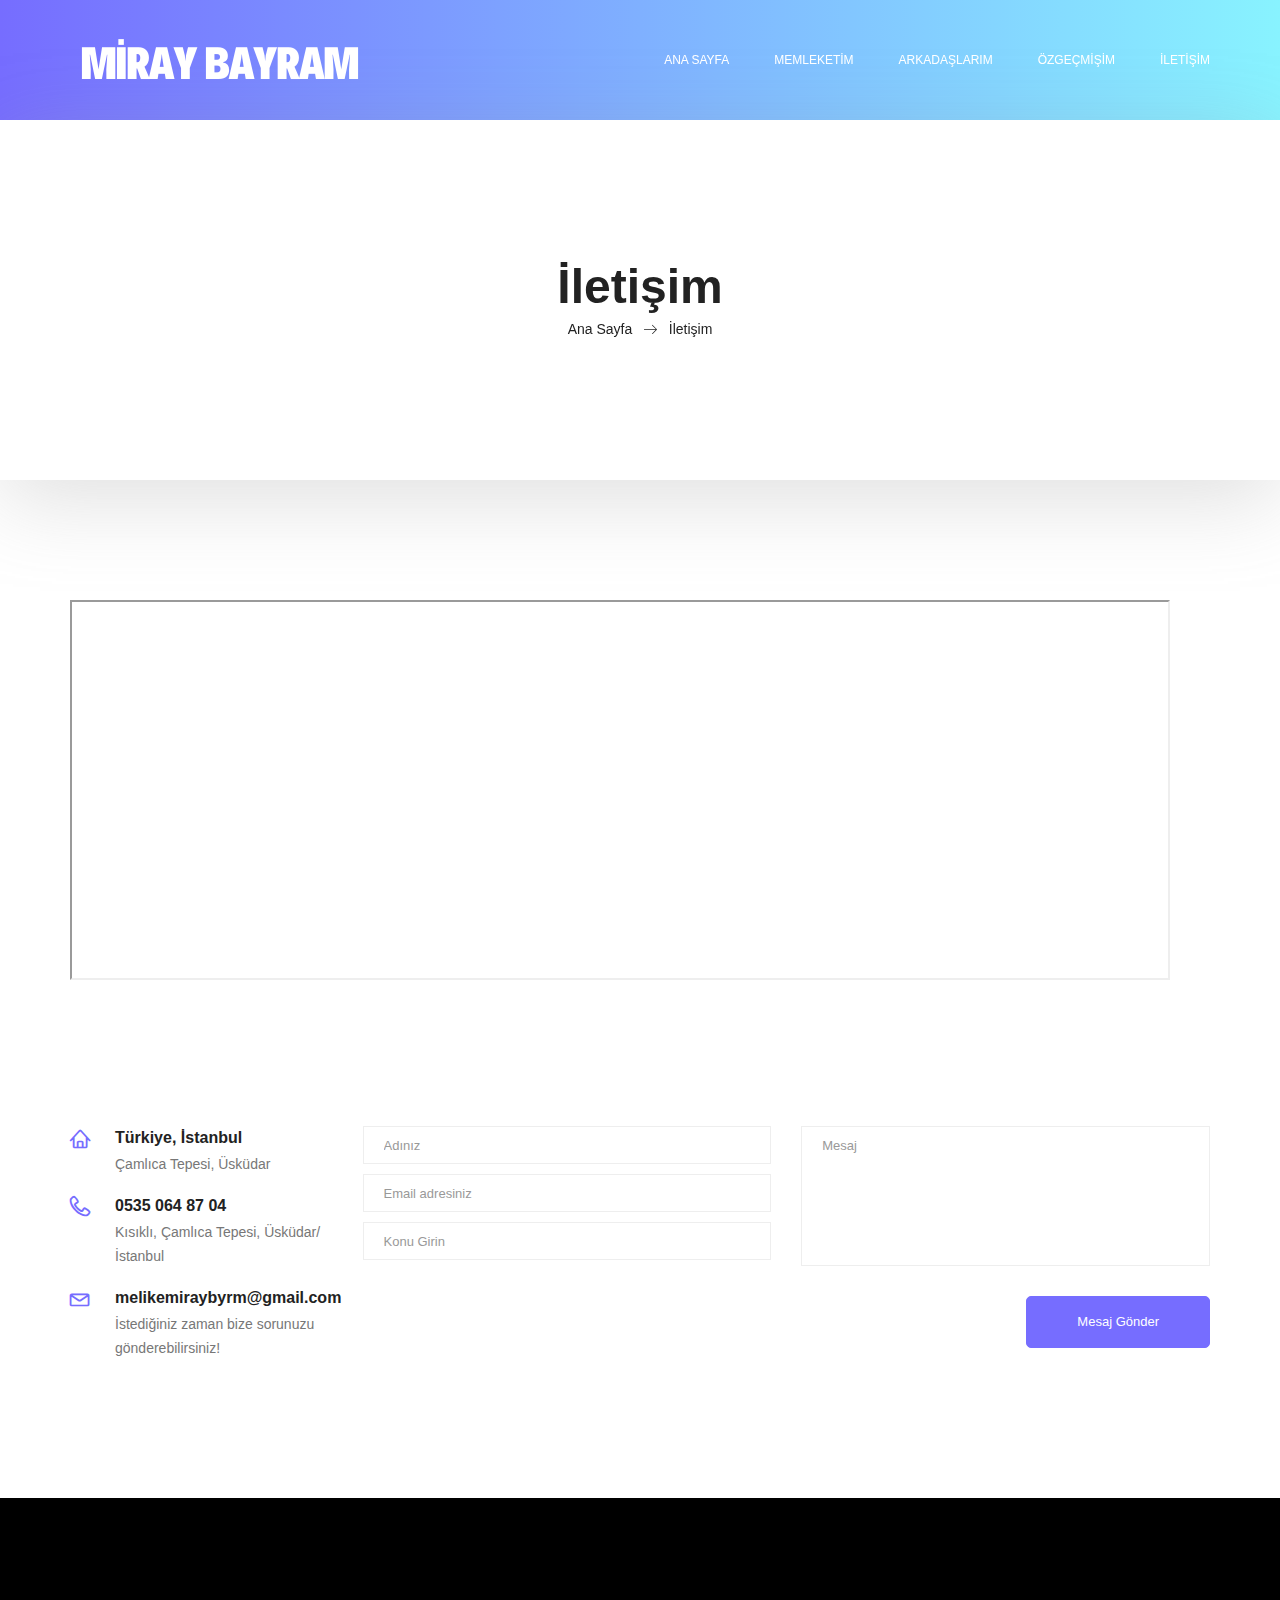
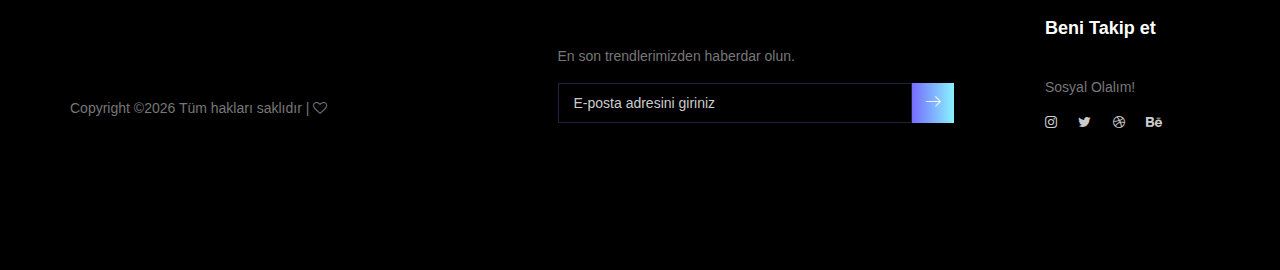
<file: iletisim.html>
<!doctype html>
<html lang="tr">
    <head>
        <!-- Required meta tags -->
        <meta charset="utf-8">
        <meta name="viewport" content="width=device-width, initial-scale=1, shrink-to-fit=no">
        <link rel="icon" href="img/mirayy.png"   type="image/png">
        <title>Miray Bayram </title>
        <!-- Bootstrap CSS -->
        <link rel="stylesheet" href="css/bootstrap.css">
        <link rel="stylesheet" href="vendors/linericon/style.css">
        <link rel="stylesheet" href="css/font-awesome.min.css">
        <link rel="stylesheet" href="vendors/owl-carousel/owl.carousel.min.css">
        <link rel="stylesheet" href="vendors/lightbox/simpleLightbox.css">
        <link rel="stylesheet" href="vendors/nice-select/css/nice-select.css">
        <link rel="stylesheet" href="vendors/animate-css/animate.css">
        <link rel="stylesheet" href="vendors/popup/magnific-popup.css">
        <!-- main css -->
        <link rel="stylesheet" href="css/style.css">
        <link rel="stylesheet" href="css/responsive.css">
    </head>
    <body>
        
        <!--================Header Menu Area =================-->
        <header class="header_area">
            <div class="main_menu">
            	<nav class="navbar navbar-expand-lg navbar-light">
					<div class="container box_1620">
						<!-- Brand and toggle get grouped for better mobile display -->
						<a class="navbar-brand logo_h" href="index.html"><img src="img/miraylogo.png" alt=""></a>
						<button class="navbar-toggler" type="button" data-toggle="collapse" data-target="#navbarSupportedContent" aria-controls="navbarSupportedContent" aria-expanded="false" aria-label="Toggle navigation">
							<span class="icon-bar"></span>
							<span class="icon-bar"></span>
							<span class="icon-bar"></span>
						</button>
						<!-- Collect the nav links, forms, and other content for toggling -->
						<div class="collapse navbar-collapse offset" id="navbarSupportedContent">
							<ul class="nav navbar-nav menu_nav ml-auto">
								<li class="nav-item active"><a class="nav-link" href="index.html">Ana Sayfa</a></li> 
								<li class="nav-item submenu dropdown">
									<a href="#" class="nav-link dropdown-toggle" data-toggle="dropdown" role="button" aria-haspopup="true" aria-expanded="false">Memleketim</a>
									<ul class="dropdown-menu">
										<li class="nav-item"><a class="nav-link" href="memleketim.html">Gezilecek Yerleri</a></li>
										<li class="nav-item"><a class="nav-link" href="single-memleketim.html">Meşhur Yemekleri</a></li>
									</ul>
								</li>   
								<li class="nav-item"><a class="nav-link" href="arkadaslar.html">Arkadaşlarım</a></li> 
								<li class="nav-item"><a class="nav-link" href="ozgecmis.html">Özgeçmişim</a></li>
								<li class="nav-item"><a class="nav-link" href="iletisim.html">İletişim</a></li>
							</ul>
						</div> 
					</div>
            	</nav>
            </div>
        </header>
        <!--================Header Menu Area =================-->
        
        <!--================Home Banner Area =================-->
        <section class="banner_area">
            <div class="box_1620">
				<div class="banner_inner d-flex align-items-center">
					<div class="container">
						<div class="banner_content text-center">
							<h2>İletişim</h2>
							<div class="page_link">
								<a href="index.html">Ana Sayfa</a>
								<a href="iletisim.html">İletişim</a>
							</div>
						</div>
					</div>
				</div>
            </div>
        </section>
        <!--================End Home Banner Area =================-->
        
        <!--================Contact Area =================-->
        <section class="contact_area p_120">
            <div class="container">
                <div id="mapBox" class="mapBox" 
                    data-lat="41.02835" 
                    data-lon="- 29.06117" 
                    data-zoom="" 
                   
                    data-mlat="41.02835"
                    data-mlon="- 29.06117">
                    <iframe src="https://www.google.com/maps/d/u/0/embed?mid=1dDg5DbYyYa7FapfdFCIj7LOpdOhOPUrF" width="1100" height="380"></iframe>
                </div><br>
                <div class="row">
                    <div class="col-lg-3">
                        <div class="contact_info">
                            <div class="info_item">
                                <i class="lnr lnr-home"></i>
                                <h6>Türkiye, İstanbul</h6>
                                <p> Çamlıca Tepesi, Üsküdar</p>
                            </div>
                            <div class="info_item">
                                <i class="lnr lnr-phone-handset"></i>
                                <h6><a href="#">0535 064 87 04</a></h6>
                                <p>Kısıklı, Çamlıca Tepesi, Üsküdar/İstanbul</p>
                            </div>
                            <div class="info_item">
                                <i class="lnr lnr-envelope"></i>
                                <h6><a href="#">melikemiraybyrm@gmail.com</a></h6>
                                <p>İstediğiniz zaman bize sorunuzu gönderebilirsiniz!</p>
                            </div>
                        </div>
                    </div>
                    <div class="col-lg-9">
                        <form class="row contact_form" action="contact_process.php" method="post" id="contactForm" novalidate="novalidate">
                            <div class="col-md-6">
                                <div class="form-group">
                                    <input type="text" class="form-control" id="name" name="name" placeholder="Adınız">
                                </div>
                                <div class="form-group">
                                    <input type="email" class="form-control" id="email" name="email" placeholder="Email adresiniz">
                                </div>
                                <div class="form-group">
                                    <input type="text" class="form-control" id="subject" name="subject" placeholder="Konu Girin">
                                </div>
                            </div>
                            <div class="col-md-6">
                                <div class="form-group">
                                    <textarea class="form-control" name="message" id="message" rows="1" placeholder="Mesaj "></textarea>
                                </div>
                            </div>
                            <div class="col-md-12 text-right">
                                <button type="submit" value="submit" class="btn submit_btn">Mesaj Gönder</button>
                            </div>
                        </form>
                    </div>
                </div>
            </div>
        </section>
        <!--================Contact Area =================-->

        <!--================Testimonials Area =================-->
        <section class="testimonials_area p_80">	</section>
        <!--================End Testimonials Area =================-->
        
         <!--================Footer Area =================-->
         <footer class="footer_area p_120">
        	<div class="container">
        		<div class="row footer_inner">
        			<div class="col-lg-5 col-sm-6">
        				<aside class="f_widget ab_widget">
                            <br><br><br>
        					
        					
        					<p><!-- Link back to Colorlib can't be removed. Template is licensed under CC BY 3.0. -->
                                Copyright &copy;<script>document.write(new Date().getFullYear());</script> Tüm hakları saklıdır |  <i class="fa fa-heart-o" aria-hidden="true"></i> <a href="#" target="_blank"></a></a>
<!-- Link back to Colorlib can't be removed. Template is licensed under CC BY 3.0. --></p>
        				</aside>
        			</div>
        			<div class="col-lg-5 col-sm-6">
        				<aside class="f_widget news_widget">
        					<br>
        					<p>En son trendlerimizden haberdar olun.</p>
        					<div id="mc_embed_signup">
                                <form target="_blank" action="https://spondonit.us12.list-manage.com/subscribe/post?u=1462626880ade1ac87bd9c93a&amp;id=92a4423d01" method="get" class="subscribe_form relative">
                                	<div class="input-group d-flex flex-row">
                                        <input name="E-posta" placeholder="E-posta adresini giriniz" onfocus="this.placeholder = ''" onblur="this.placeholder = 'E-posta '" required="" type="e-posta">
                                        <button class="btn sub-btn"><span class="lnr lnr-arrow-right"></span></button>		
                                    </div>				
                                    <div class="mt-10 info"></div>
                                </form>
                            </div>
        				</aside>
        			</div>
        			<div class="col-lg-2">
        				<aside class="f_widget social_widget">
        					<div class="f_title">
        						<h3>Beni Takip et</h3>
        					</div>
        					<p>Sosyal Olalım!</p>
        					<ul class="list">
        						<li><a href="https://www.instagram.com/mirayybyrm/" target="_blank"><i class="fa fa-instagram"></i></a></li>
        						<li><a href="#"><i class="fa fa-twitter"></i></a></li>
        						<li><a href="#"><i class="fa fa-dribbble"></i></a></li>
        						<li><a href="#"><i class="fa fa-behance"></i></a></li>
        					</ul>
        				</aside>
        			</div>
        		</div>
        	</div>
        </footer>
        <!--================End Footer Area =================-->
        
        <!--================Contact Success and Error message Area =================-->
        <div id="success" class="modal modal-message fade" role="dialog">
            <div class="modal-dialog">
                <div class="modal-content">
                    <div class="modal-header">
                        <button type="button" class="close" data-dismiss="modal" aria-label="Close">
                            <i class="fa fa-close"></i>
                        </button>
                        <h2>Thank you</h2>
                        <p>Your message is successfully sent...</p>
                    </div>
                </div>
            </div>
        </div>

        <!-- Modals error -->

        <div id="error" class="modal modal-message fade" role="dialog">
            <div class="modal-dialog">
                <div class="modal-content">
                    <div class="modal-header">
                        <button type="button" class="close" data-dismiss="modal" aria-label="Close">
                            <i class="fa fa-close"></i>
                        </button>
                        <h2>Sorry !</h2>
                        <p> Something went wrong </p>
                    </div>
                </div>
            </div>
        </div>
        <!--================End Contact Success and Error message Area =================-->
        
        
        
        
        <!-- Optional JavaScript -->
        <!-- jQuery first, then Popper.js, then Bootstrap JS -->
        <script src="js/jquery-3.3.1.min.js"></script>
        <script src="js/popper.js"></script>
        <script src="js/bootstrap.min.js"></script>
        <script src="js/stellar.js"></script>
        <script src="vendors/lightbox/simpleLightbox.min.js"></script>
        <script src="vendors/nice-select/js/jquery.nice-select.min.js"></script>
        <script src="vendors/isotope/imagesloaded.pkgd.min.js"></script>
        <script src="vendors/isotope/isotope.pkgd.min.js"></script>
        <script src="vendors/popup/jquery.magnific-popup.min.js"></script>
        <script src="vendors/owl-carousel/owl.carousel.min.js"></script>
        <script src="js/jquery.ajaxchimp.min.js"></script>
        <script src="js/mail-script.js"></script>
        <script src="vendors/counter-up/jquery.waypoints.min.js"></script>
        <script src="vendors/counter-up/jquery.counterup.min.js"></script>
        <!-- contact js -->
        <script src="js/jquery.form.js"></script>
        <script src="js/jquery.validate.min.js"></script>
        <script src="js/contact.js"></script>
        <!--gmaps Js-->
        
        <script src="js/gmaps.min.js"></script>
        <script src="js/theme.js"></script>
    </body>
</html>
</file>
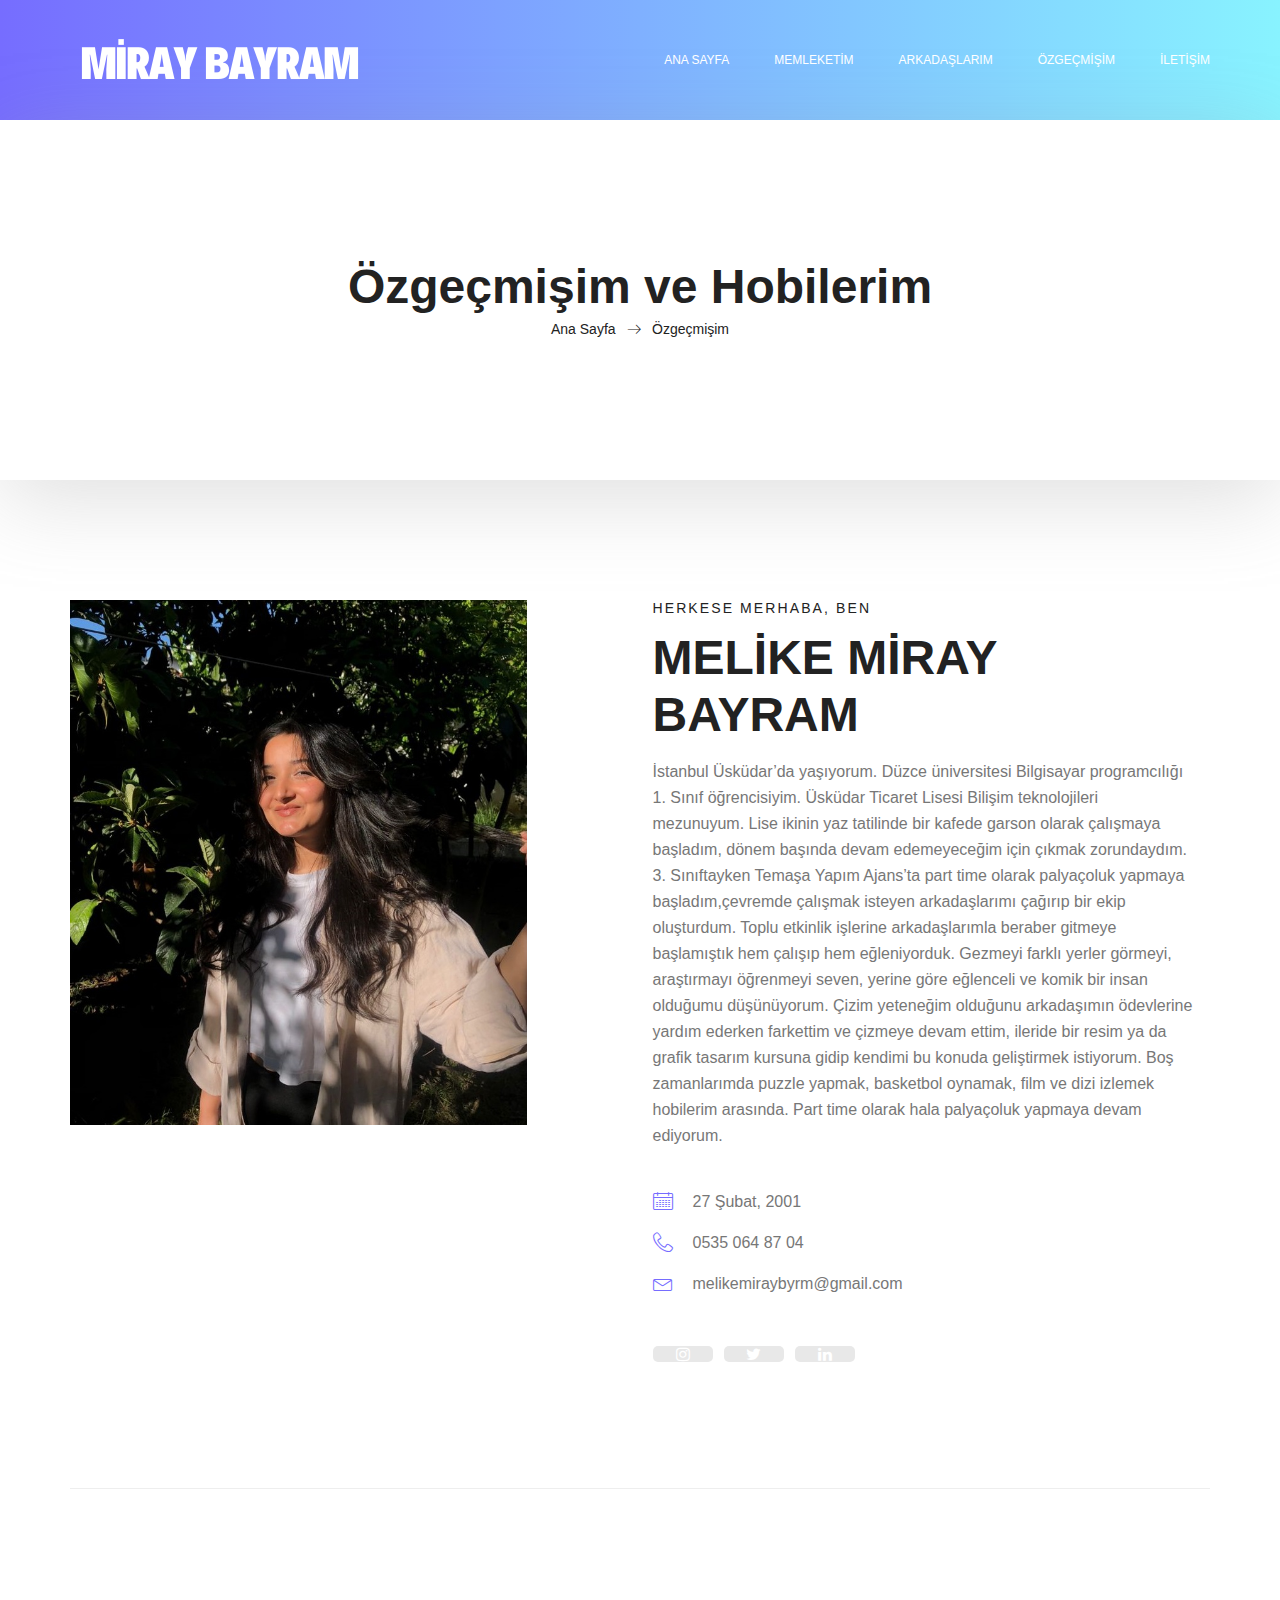
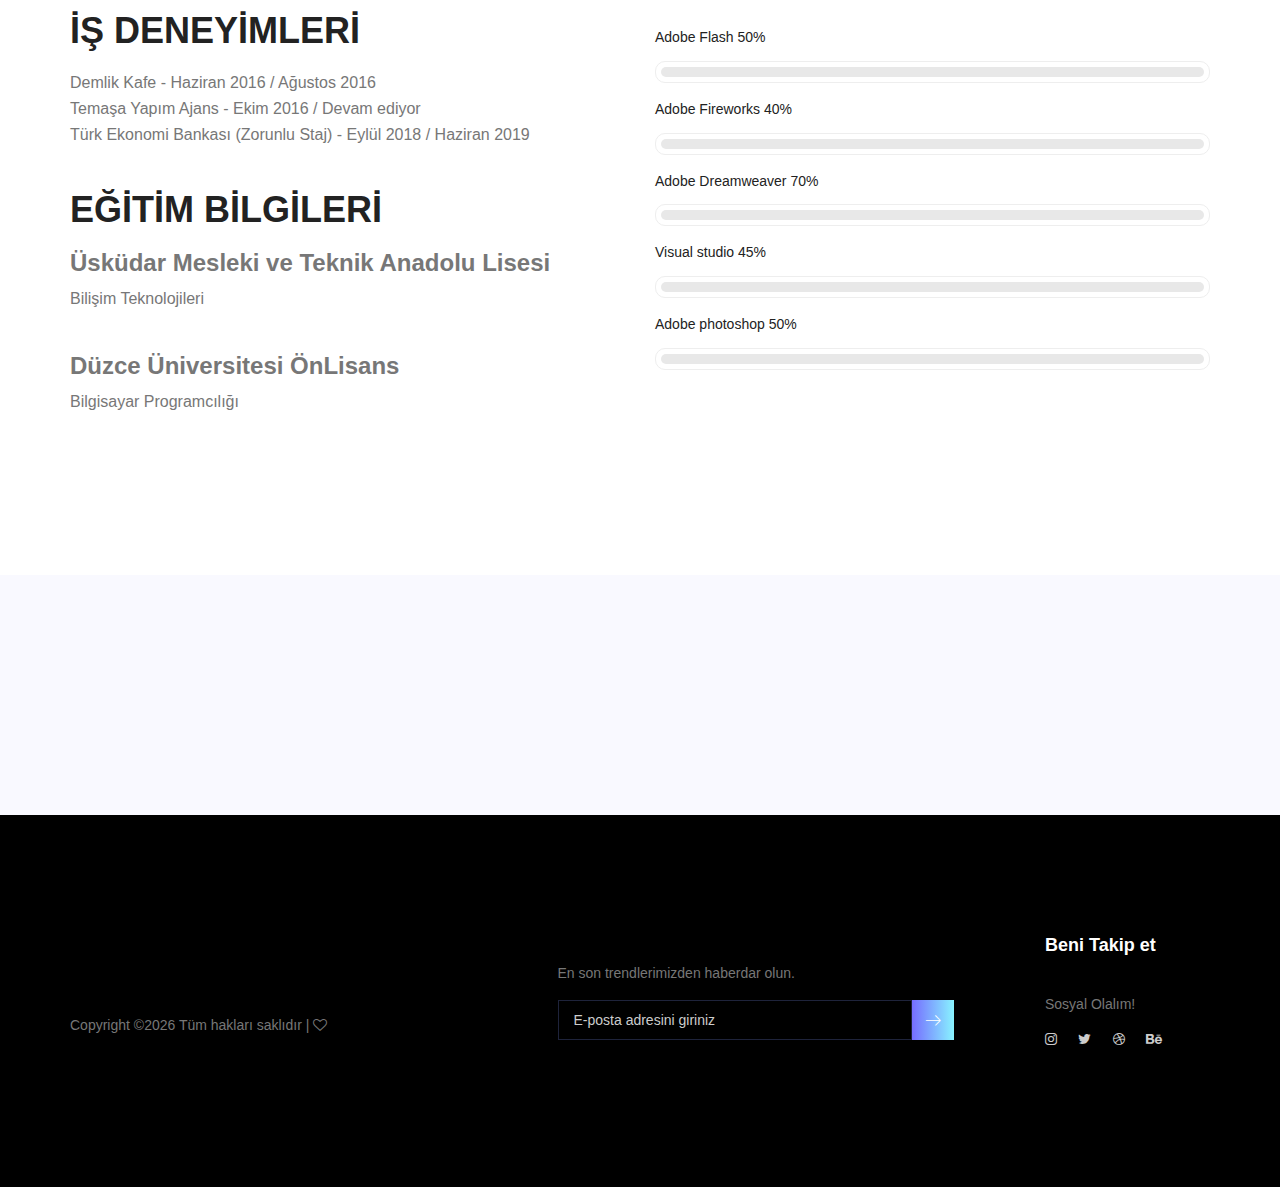
<file: ozgecmis.html>
<html lang="tr">
    <head>
        <!-- Required meta tags -->
        <meta charset="utf-8">
        <meta name="viewport" content="width=device-width, initial-scale=1, shrink-to-fit=no">
        <link rel="icon" href="img/mirayy.png"   type="image/png">
        <title>Miray Bayram </title>
        <!-- Bootstrap CSS -->
        <link rel="stylesheet" href="css/bootstrap.css">
        <link rel="stylesheet" href="vendors/linericon/style.css">
        <link rel="stylesheet" href="css/font-awesome.min.css">
        <link rel="stylesheet" href="vendors/owl-carousel/owl.carousel.min.css">
        <link rel="stylesheet" href="vendors/lightbox/simpleLightbox.css">
        <link rel="stylesheet" href="vendors/nice-select/css/nice-select.css">
        <link rel="stylesheet" href="vendors/animate-css/animate.css">
        <link rel="stylesheet" href="vendors/popup/magnific-popup.css">
        <!-- main css -->
        <link rel="stylesheet" href="css/style.css">
        <link rel="stylesheet" href="css/responsive.css">
    </head>
    <body>
        
        <!--================Header Menu Area =================-->
        <header class="header_area">
            <div class="main_menu">
            	<nav class="navbar navbar-expand-lg navbar-light">
					<div class="container box_1620">
						<!-- Brand and toggle get grouped for better mobile display -->
						<a class="navbar-brand logo_h" href="index.html"><img src="img/miraylogo.png" alt=""></a>
						<button class="navbar-toggler" type="button" data-toggle="collapse" data-target="#navbarSupportedContent" aria-controls="navbarSupportedContent" aria-expanded="false" aria-label="Toggle navigation">
							<span class="icon-bar"></span>
							<span class="icon-bar"></span>
							<span class="icon-bar"></span>
						</button>
						<!-- Collect the nav links, forms, and other content for toggling -->
						<div class="collapse navbar-collapse offset" id="navbarSupportedContent">
							<ul class="nav navbar-nav menu_nav ml-auto">
								<li class="nav-item active"><a class="nav-link" href="index.html">Ana Sayfa</a></li> 
								<li class="nav-item submenu dropdown">
									<a href="#" class="nav-link dropdown-toggle" data-toggle="dropdown" role="button" aria-haspopup="true" aria-expanded="false">Memleketim</a>
									<ul class="dropdown-menu">
										<li class="nav-item"><a class="nav-link" href="memleketim.html">Gezilecek Yerleri</a></li>
										<li class="nav-item"><a class="nav-link" href="single-memleketim.html">Meşhur Yemekleri</a></li>
									</ul>
								</li>    
								<li class="nav-item"><a class="nav-link" href="arkadaslar.html">Arkadaşlarım</a></li> 
								<li class="nav-item"><a class="nav-link" href="ozgecmis.html">Özgeçmişim</a></li>
								<li class="nav-item"><a class="nav-link" href="iletisim.html">İletişim</a></li>
							</ul>
						</div> 
					</div>
            	</nav>
            </div>
        </header>
        <!--================Header Menu Area =================-->
        <!--================Home Banner Area =================-->
        <section class="banner_area">
            <div class="box_1620">
				<div class="banner_inner d-flex align-items-center">
					<div class="container">
						<div class="banner_content text-center">
							<h2>Özgeçmişim ve Hobilerim</h2>
							<div class="page_link">
								<a href="index.html">Ana Sayfa</a>
								<a href="ozgecmis.html">Özgeçmişim</a>
							</div>
						</div>
					</div>
				</div>
            </div>
        </section>
        <!--================End Home Banner Area =================-->
        
       <!--================Home Banner Area =================-->
        <section class="profile_area">
            <div class="container">
                <div class="profile_inner p_120">
                   <div class="row">
                       <div class="col-lg-5">
                         <img class="img-fluid" src="img/ozgecmis.jpg" alt="">
                       </div>
                       <div class="col-lg-7">
                           <div class="personal_text" >
                             <h6>HERKESE MERHABA, BEN</h6>
                             <h3>Melike Miray Bayram</h3>
                             <p>İstanbul Üsküdar’da yaşıyorum. Düzce üniversitesi Bilgisayar programcılığı 1. Sınıf öğrencisiyim. Üsküdar Ticaret Lisesi Bilişim teknolojileri mezunuyum. Lise ikinin yaz tatilinde bir kafede garson olarak çalışmaya başladım, dönem başında devam edemeyeceğim için çıkmak zorundaydım.  3. Sınıftayken Temaşa Yapım Ajans’ta  part time olarak palyaçoluk yapmaya başladım,çevremde çalışmak isteyen arkadaşlarımı çağırıp bir ekip oluşturdum. Toplu etkinlik işlerine arkadaşlarımla beraber gitmeye başlamıştık hem çalışıp hem eğleniyorduk. Gezmeyi farklı yerler görmeyi, araştırmayı öğrenmeyi seven, yerine göre eğlenceli ve komik bir insan olduğumu düşünüyorum. Çizim yeteneğim olduğunu arkadaşımın ödevlerine yardım ederken farkettim ve çizmeye devam ettim, ileride bir resim ya da grafik tasarım kursuna gidip kendimi bu konuda geliştirmek istiyorum. Boş zamanlarımda puzzle yapmak, basketbol oynamak, film ve dizi izlemek hobilerim arasında. Part time olarak hala palyaçoluk yapmaya devam ediyorum.</p>
                              <ul class="list basic_info">
                                   <li><a href="#"><i class="lnr lnr-calendar-full"></i> 27 Şubat, 2001</a></li>
                                   <li><a href="#"><i class="lnr lnr-phone-handset"></i> 0535 064 87 04</a></li>
                                   <li><a href="#"><i class="lnr lnr-envelope"></i> melikemiraybyrm@gmail.com</a></li>
                               </ul>
                               <ul class="list personal_social"> 
                                   <li><a href="https://www.instagram.com/mirayybyrm/" target="_blank"><i class="fa fa-instagram" ></i></a></li>
                                   <li><a href="#"><i class="fa fa-twitter"></i></a></li>
                                   <li><a href="#"><i class="fa fa-linkedin"></i></a></li>
                              </ul>
                          </div>
                      </div>
                   </div>
                </div>
          </div>
      </section>
     <!--================End Home Banner Area =================-->
       <!--================Welcome Area =================-->
       <section class="welcome_area p_120">
        <div class="container">
            <div class="row welcome_inner">
                <div class="col-lg-6">
                    <div class="welcome_text">
                        <h4>İş Deneyimleri</h4>
                        <p>
                            Demlik Kafe - Haziran 2016 / Ağustos 2016
                            <br>
                            Temaşa Yapım Ajans - Ekim 2016 / Devam ediyor
                            <br>
                            Türk Ekonomi Bankası (Zorunlu Staj) - Eylül 2018 / Haziran 2019
                        </p>
                        <h4>Eğitim Bilgileri</h4>
                        <h3>
                            Üsküdar Mesleki ve Teknik Anadolu Lisesi
                        </h3>
                        <p> Bilişim Teknolojileri </p>

                        <h3>
                            Düzce Üniversitesi ÖnLisans
                        </h3>
                        <p> Bilgisayar Programcılığı </p>
                           

                    

                        
                    </div>
                </div>
                <div class="col-lg-6">
                    <div class="tools_expert">
                        <div class="skill_main">
                            <div class="skill_item">
                                <h4>Adobe Flash <span class="counter">50</span>%</h4>
                                <div class="progress_br">
                                    <div class="progress">
                                        <div class="progress-bar" role="progressbar" aria-valuenow="50" aria-valuemin="0" aria-valuemax="100"></div>
                                    </div>
                                </div>
                            </div>
                            <div class="skill_item">
                                <h4>Adobe Fireworks <span class="counter">40</span>%</h4>
                                <div class="progress_br">
                                    <div class="progress">
                                        <div class="progress-bar" role="progressbar" aria-valuenow="40" aria-valuemin="0" aria-valuemax="100"></div>
                                    </div>
                                </div>
                            </div>
                            <div class="skill_item">
                                <h4>Adobe Dreamweaver <span class="counter">70</span>%</h4>
                                <div class="progress_br">
                                    <div class="progress">
                                        <div class="progress-bar" role="progressbar" aria-valuenow="70" aria-valuemin="0" aria-valuemax="100"></div>
                                    </div>
                                </div>
                            </div>
                            <div class="skill_item">
                                <h4>Visual studio <span class="counter">45</span>%</h4>
                                <div class="progress_br">
                                    <div class="progress">
                                        <div class="progress-bar" role="progressbar" aria-valuenow="45" aria-valuemin="0" aria-valuemax="100"></div>
                                    </div>
                                </div>
                            </div>
                            <div class="skill_item">
                                <h4>Adobe photoshop <span class="counter">50</span>%</h4>
                                <div class="progress_br">
                                    <div class="progress">
                                        <div class="progress-bar" role="progressbar" aria-valuenow="55" aria-valuemin="0" aria-valuemax="100"></div>
                                    </div>
                                </div>
                            </div>
                        </div>
                    </div>
                </div>
            </div>
        </div>
    </section>
    <!--================End Welcome Area =================-->
      
        <!--================Testimonials Area =================-->
        <section class="testimonials_area p_120">	</section>
        <!--================End Testimonials Area =================-->
       
        
        <!--================Footer Area =================-->
        <footer class="footer_area p_120">
        	<div class="container">
        		<div class="row footer_inner">
        			<div class="col-lg-5 col-sm-6">
        				<aside class="f_widget ab_widget">
                            <br><br><br>
        					
        					
        					<p><!-- Link back to Colorlib can't be removed. Template is licensed under CC BY 3.0. -->
                                Copyright &copy;<script>document.write(new Date().getFullYear());</script> Tüm hakları saklıdır |  <i class="fa fa-heart-o" aria-hidden="true"></i> <a href="#" target="_blank"></a></a>
<!-- Link back to Colorlib can't be removed. Template is licensed under CC BY 3.0. --></p>
        				</aside>
        			</div>
        			<div class="col-lg-5 col-sm-6">
        				<aside class="f_widget news_widget">
        					<br>
        					<p>En son trendlerimizden haberdar olun.</p>
        					<div id="mc_embed_signup">
                                <form target="_blank" action="https://spondonit.us12.list-manage.com/subscribe/post?u=1462626880ade1ac87bd9c93a&amp;id=92a4423d01" method="get" class="subscribe_form relative">
                                	<div class="input-group d-flex flex-row">
                                        <input name="E-posta" placeholder="E-posta adresini giriniz" onfocus="this.placeholder = ''" onblur="this.placeholder = 'E-posta '" required="" type="e-posta">
                                        <button class="btn sub-btn"><span class="lnr lnr-arrow-right"></span></button>		
                                    </div>				
                                    <div class="mt-10 info"></div>
                                </form>
                            </div>
        				</aside>
        			</div>
        			<div class="col-lg-2">
        				<aside class="f_widget social_widget">
        					<div class="f_title">
        						<h3>Beni Takip et</h3>
        					</div>
        					<p>Sosyal Olalım!</p>
        					<ul class="list">
        						<li><a href="https://www.instagram.com/mirayybyrm/" target="_blank"><i class="fa fa-instagram"></i></a></li>
        						<li><a href="#"><i class="fa fa-twitter"></i></a></li>
        						<li><a href="#"><i class="fa fa-dribbble"></i></a></li>
        						<li><a href="#"><i class="fa fa-behance"></i></a></li>
        					</ul>
        				</aside>
        			</div>
        		</div>
        	</div>
        </footer>
        <!--================End Footer Area =================-->
        
        
        
        
        
        
        <!-- Optional JavaScript -->
        <!-- jQuery first, then Popper.js, then Bootstrap JS -->
        <script src="js/jquery-3.3.1.min.js"></script>
        <script src="js/popper.js"></script>
        <script src="js/bootstrap.min.js"></script>
        <script src="js/stellar.js"></script>
        <script src="vendors/lightbox/simpleLightbox.min.js"></script>
        <script src="vendors/nice-select/js/jquery.nice-select.min.js"></script>
        <script src="vendors/isotope/imagesloaded.pkgd.min.js"></script>
        <script src="vendors/isotope/isotope.pkgd.min.js"></script>
        <script src="vendors/owl-carousel/owl.carousel.min.js"></script>
        <script src="vendors/popup/jquery.magnific-popup.min.js"></script>
        <script src="js/jquery.ajaxchimp.min.js"></script>
        <script src="vendors/counter-up/jquery.waypoints.min.js"></script>
        <script src="vendors/counter-up/jquery.counterup.min.js"></script>
        <script src="js/mail-script.js"></script>
        <script src="js/theme.js"></script>
    </body>
</html>
</file>
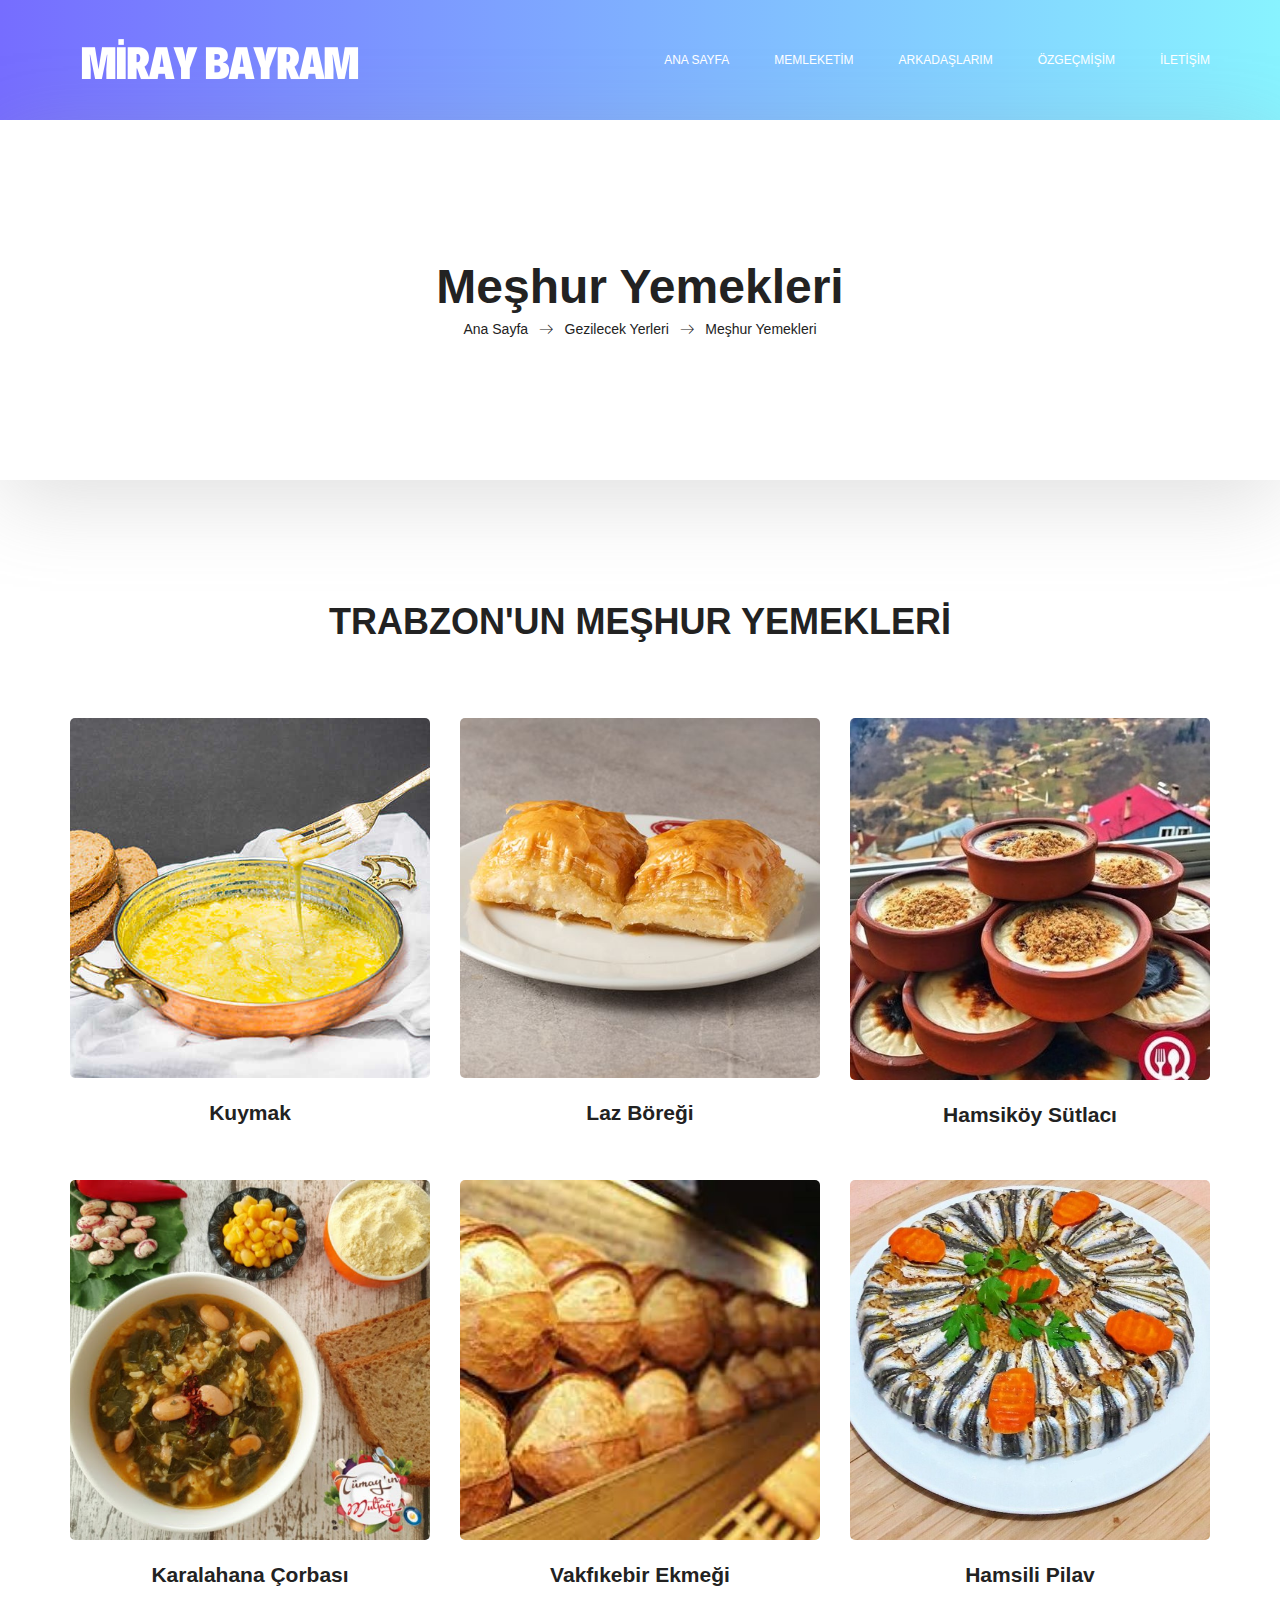
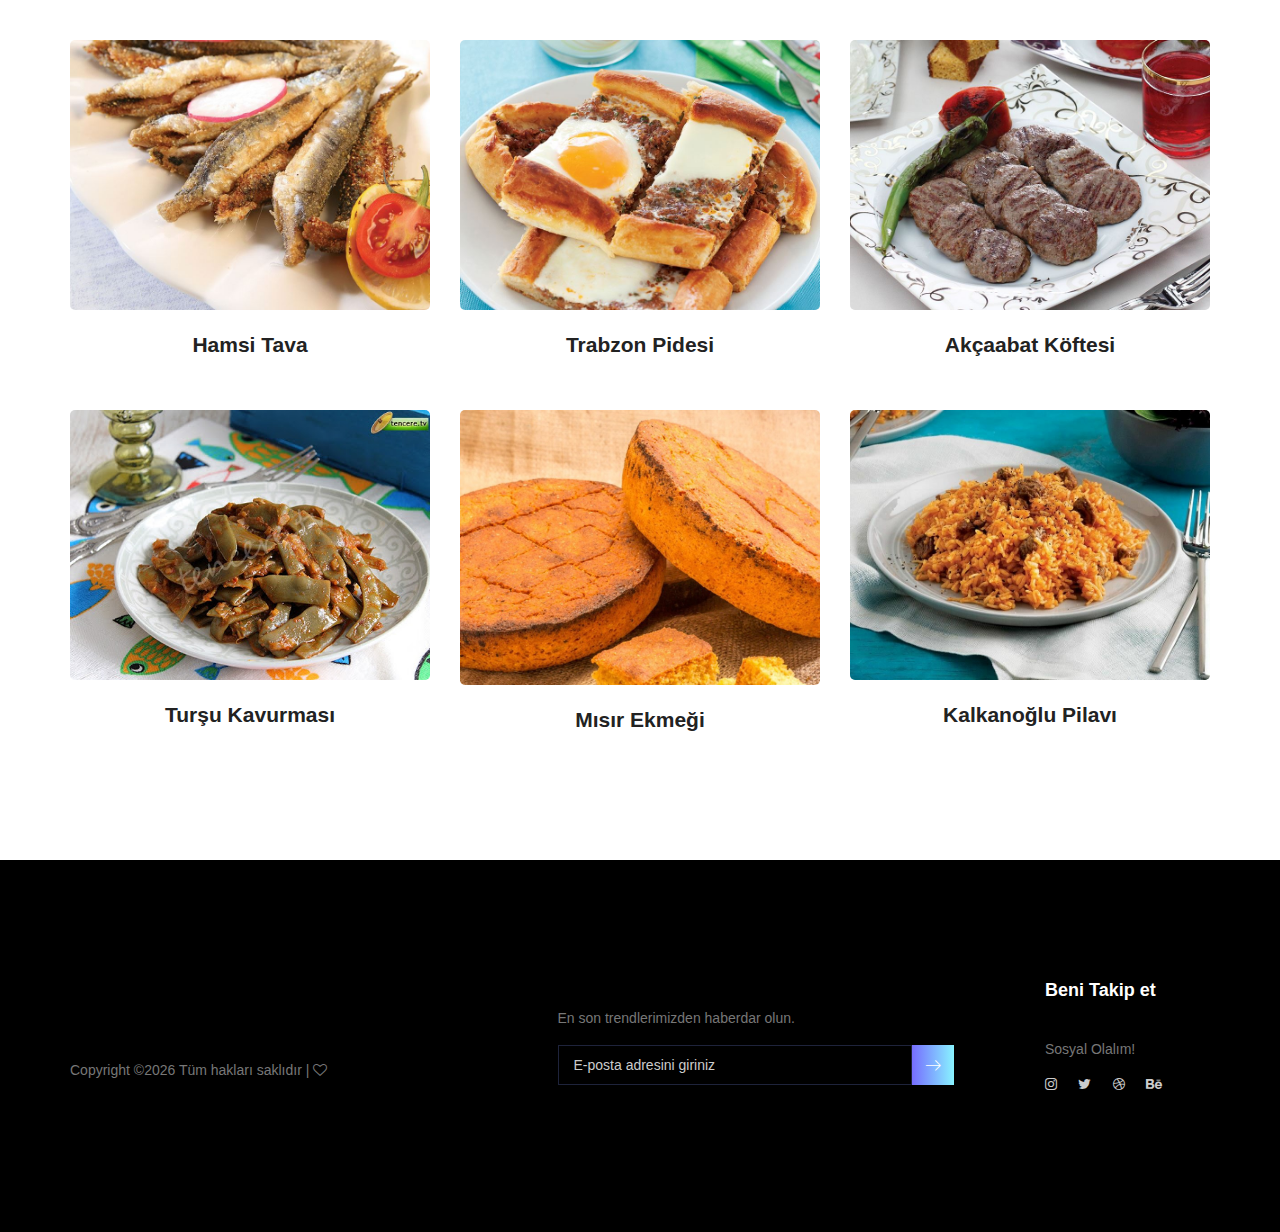
<file: single-memleketim.html>
<html lang="tr">
    <head>
        <!-- Required meta tags -->
        <meta charset="utf-8">
        <meta name="viewport" content="width=device-width, initial-scale=1, shrink-to-fit=no">
        <link rel="icon" href="img/mirayy.png"   type="image/png">
        <title>Miray Bayram </title>
        <!-- Bootstrap CSS -->
        <link rel="stylesheet" href="css/bootstrap.css">
        <link rel="stylesheet" href="vendors/linericon/style.css">
        <link rel="stylesheet" href="css/font-awesome.min.css">
        <link rel="stylesheet" href="vendors/owl-carousel/owl.carousel.min.css">
        <link rel="stylesheet" href="vendors/lightbox/simpleLightbox.css">
        <link rel="stylesheet" href="vendors/nice-select/css/nice-select.css">
        <link rel="stylesheet" href="vendors/animate-css/animate.css">
        <link rel="stylesheet" href="vendors/popup/magnific-popup.css">
        <!-- main css -->
        <link rel="stylesheet" href="css/style.css">
        <link rel="stylesheet" href="css/responsive.css">
    </head>
    <body>
        
        <!--================Header Menu Area =================-->
        <header class="header_area">
            <div class="main_menu">
            	<nav class="navbar navbar-expand-lg navbar-light">
					<div class="container box_1620">
						<!-- Brand and toggle get grouped for better mobile display -->
						<a class="navbar-brand logo_h" href="index.html"><img src="img/miraylogo.png" alt=""></a>
						<button class="navbar-toggler" type="button" data-toggle="collapse" data-target="#navbarSupportedContent" aria-controls="navbarSupportedContent" aria-expanded="false" aria-label="Toggle navigation">
							<span class="icon-bar"></span>
							<span class="icon-bar"></span>
							<span class="icon-bar"></span>
						</button>
						<!-- Collect the nav links, forms, and other content for toggling -->
						<div class="collapse navbar-collapse offset" id="navbarSupportedContent">
							<ul class="nav navbar-nav menu_nav ml-auto">
								<li class="nav-item active"><a class="nav-link" href="index.html">Ana Sayfa</a></li> 
                                <li class="nav-item submenu dropdown">
									<a href="#" class="nav-link dropdown-toggle" data-toggle="dropdown" role="button" aria-haspopup="true" aria-expanded="false">Memleketim</a>
									<ul class="dropdown-menu">
										<li class="nav-item"><a class="nav-link" href="memleketim.html">Gezilecek Yerler</a></li>
										<li class="nav-item"><a class="nav-link" href="single-memleketim.html">Meşhur Yemekleri</a></li>
									</ul>
								</li>  
								<li class="nav-item"><a class="nav-link" href="arkadaslar.html">Arkadaşlarım</a></li> 
								<li class="nav-item"><a class="nav-link" href="ozgecmis.html">Özgeçmişim</a></li>
								<li class="nav-item"><a class="nav-link" href="iletisim.html">İletişim</a></li>
							</ul>
						</div> 
					</div>
            	</nav>
            </div>
        </header>
        <!--================Header Menu Area =================-->
        
        <!--================Home Banner Area =================-->
        <section class="banner_area">
            <div class="box_1620">
				<div class="banner_inner d-flex align-items-center">
					<div class="container">
						<div class="banner_content text-center">
							<h2>Meşhur Yemekleri</h2>
							<div class="page_link">
								<a href="index.html">Ana Sayfa</a>
								<a href="memleketim.html">Gezilecek Yerleri</a>
								<a href="single-memleketim.html">Meşhur Yemekleri</a>
							</div>
						</div>
					</div>
				</div>
            </div>
        </section>
        <!--================End Home Banner Area =================-->
        
        <!--================Home Gallery Area =================-->
        <section class="home_gallery_area p_120">
        	<div class="container">
        		<div class="main_title">
        			<h2>Trabzon'un Meşhur Yemekleri</h2>
        			
        		</div>
        		
        	</div>
        	<div class="container">
        		<div class="gallery_f_inner row imageGallery1">
        			<div class="col-lg-4 col-md-4 col-sm-6 brand manipul ">
        				<div class="h_gallery_item">
        					<div class="g_img_item">
        						<img class="img-fluid" src="img/gallery/mihlama.jpg" alt="">
        						<a class="light" href="img/gallery/mihlama.jpg"><img src="img/gallery/icon.png" alt=""></a>
        					</div>
        					<div class="g_item_text">
        						<h4>Kuymak</h4>
        						
        					</div>
        				</div>
        			</div>
        			<div class="col-lg-4 col-md-4 col-sm-6 brand manipul creative design print">
        				<div class="h_gallery_item">
        					<div class="g_img_item">
        						<img class="img-fluid" src="img/gallery/lazböreği.jpg" alt=""  >
        						<a class="light" href="img/gallery/lazböreği.jpg"><img src="img/gallery/icon.png" alt=""></a>
        					</div>
        					<div class="g_item_text">
        						<h4>Laz Böreği</h4>
        						
        					</div>
        				</div>
        			</div>
        			<div class="col-lg-4 col-md-4 col-sm-6 manipul creative design print">
        				<div class="h_gallery_item">
        					<div class="g_img_item">
        						<img class="img-fluid" src="img/gallery/hamsiköy.jpg" alt="" " >
        						<a class="light" href="img/gallery/hamsiköy.jpg"><img src="img/gallery/icon.png" alt=""></a>
        					</div>
        					<div class="g_item_text">
        						<h4>Hamsiköy Sütlacı</h4>
        						
        					</div>
        				</div>
        			</div>
        			<div class="col-lg-4 col-md-4 col-sm-6 brand creative print">
        				<div class="h_gallery_item">
        					<div class="g_img_item">
        						<img class="img-fluid" src="img/gallery/lahana.jpg" alt="">
        						<a class="light" href="img/gallery/lahana.jpg"><img src="img/gallery/icon.png" alt=""></a>
        					</div>
        					<div class="g_item_text">
        						<h4>Karalahana Çorbası</h4>
        						
        					</div>
        				</div>
        			</div>
        			<div class="col-lg-4 col-md-4 col-sm-6 brand manipul design">
        				<div class="h_gallery_item">
        					<div class="g_img_item">
        						<img class="img-fluid" src="img/gallery/tekmek.jpg" alt="">
        						<a class="light" href="img/gallery/tekmek.jpg"><img src="img/gallery/icon.png" alt=""></a>
        					</div>
        					<div class="g_item_text">
        						<h4>Vakfıkebir Ekmeği</h4>
        						
        					</div>
        				</div>
        			</div>
        			<div class="col-lg-4 col-md-4 col-sm-6 brand creative">
        				<div class="h_gallery_item">
        					<div class="g_img_item">
        						<img class="img-fluid" src="img/gallery/hamsilipilav.jpg" alt="">
        						<a class="light" href="img/gallery/hamsilipilav.jpg"><img src="img/gallery/icon.png" alt=""></a>
        					</div>
        					<div class="g_item_text">
        						<h4>Hamsili Pilav</h4>
        						
        					</div>
        				</div>
        			</div>
                    <div class="col-lg-4 col-md-4 col-sm-6 brand creative">
        				<div class="h_gallery_item">
        					<div class="g_img_item">
        						<img class="img-fluid" src="img/gallery/hamsitava.jpg" alt="">
        						<a class="light" href="img/gallery/hamsitava.jpg"><img src="img/gallery/icon.png" alt=""></a>
        					</div>
        					<div class="g_item_text">
        						<h4>Hamsi Tava</h4>
        						
        					</div>
        				</div>
        			</div>
                    <div class="col-lg-4 col-md-4 col-sm-6 brand creative">
        				<div class="h_gallery_item">
        					<div class="g_img_item">
        						<img class="img-fluid" src="img/gallery/pide.jpg" alt="">
        						<a class="light" href="img/gallery/pide.jpg"><img src="img/gallery/icon.png" alt=""></a>
        					</div>
        					<div class="g_item_text">
        						<h4>Trabzon Pidesi</h4>
        						
        					</div>
        				</div>
        			</div>
                    <div class="col-lg-4 col-md-4 col-sm-6 brand creative">
        				<div class="h_gallery_item">
        					<div class="g_img_item">
        						<img class="img-fluid" src="img/gallery/akcaabat.jpg" alt="">
        						<a class="light" href="img/gallery/akcaabat.jpg"><img src="img/gallery/icon.png" alt=""></a>
        					</div>
        					<div class="g_item_text">
        						<h4>Akçaabat Köftesi</h4>
        						
        					</div>
        				</div>
        			</div>
                    <div class="col-lg-4 col-md-4 col-sm-6 brand creative">
        				<div class="h_gallery_item">
        					<div class="g_img_item">
        						<img class="img-fluid" src="img/gallery/tursu-kavurması.jpg" alt="">
        						<a class="light" href="img/gallery/tursu-kavurması.jpg"><img src="img/gallery/icon.png" alt=""></a>
        					</div>
        					<div class="g_item_text">
        						<h4>Turşu Kavurması</h4>
        						
        					</div>
        				</div>
        			</div>
                    <div class="col-lg-4 col-md-4 col-sm-6 brand creative">
        				<div class="h_gallery_item">
        					<div class="g_img_item">
        						<img class="img-fluid" src="img/gallery/misir.jpg" alt="">
        						<a class="light" href="img/gallery/misir.jpg"><img src="img/gallery/icon.png" alt=""></a>
        					</div>
        					<div class="g_item_text">
        						<h4>Mısır Ekmeği</h4>
        						
        					</div>
        				</div>
        			</div>
                    <div class="col-lg-4 col-md-4 col-sm-6 brand creative">
        				<div class="h_gallery_item">
        					<div class="g_img_item">
        						<img class="img-fluid" src="img/gallery/kalkanoglu-pilavi.jpg" alt="">
        						<a class="light" href="img/gallery/kalkanoglu-pilavi.jpg"><img src="img/gallery/icon.png" alt=""></a>
        					</div>
        					<div class="g_item_text">
        						<h4>Kalkanoğlu Pilavı</h4>
        						
        					</div>
        				</div>
        			</div>
        		</div>
        		
        	</div>
        </section>
        <!--================End Home Gallery Area =================-->
       
        
         <!--================Footer Area =================-->
         <footer class="footer_area p_120">
        	<div class="container">
        		<div class="row footer_inner">
        			<div class="col-lg-5 col-sm-6">
        				<aside class="f_widget ab_widget">
                            <br><br><br>
        					
        					
        					<p><!-- Link back to Colorlib can't be removed. Template is licensed under CC BY 3.0. -->
Copyright &copy;<script>document.write(new Date().getFullYear());</script> Tüm hakları saklıdır |  <i class="fa fa-heart-o" aria-hidden="true"></i> <a href="#" target="_blank"></a></a>
<!-- Link back to Colorlib can't be removed. Template is licensed under CC BY 3.0. --></p>
        				</aside>
        			</div>
        			<div class="col-lg-5 col-sm-6">
        				<aside class="f_widget news_widget">
        					<br>
        					<p>En son trendlerimizden haberdar olun.</p>
        					<div id="mc_embed_signup">
                                <form target="_blank" action="https://spondonit.us12.list-manage.com/subscribe/post?u=1462626880ade1ac87bd9c93a&amp;id=92a4423d01" method="get" class="subscribe_form relative">
                                	<div class="input-group d-flex flex-row">
                                        <input name="E-posta" placeholder="E-posta adresini giriniz" onfocus="this.placeholder = ''" onblur="this.placeholder = 'E-posta '" required="" type="e-posta">
                                        <button class="btn sub-btn"><span class="lnr lnr-arrow-right"></span></button>		
                                    </div>				
                                    <div class="mt-10 info"></div>
                                </form>
                            </div>
        				</aside>
        			</div>
        			<div class="col-lg-2">
        				<aside class="f_widget social_widget">
        					<div class="f_title">
        						<h3>Beni Takip et</h3>
        					</div>
        					<p>Sosyal Olalım!</p>
        					<ul class="list">
        						<li><a href="https://www.instagram.com/mirayybyrm/" target="_blank"><i class="fa fa-instagram"></i></a></li>
        						<li><a href="#"><i class="fa fa-twitter"></i></a></li>
        						<li><a href="#"><i class="fa fa-dribbble"></i></a></li>
        						<li><a href="#"><i class="fa fa-behance"></i></a></li>
        					</ul>
        				</aside>
        			</div>
        		</div>
        	</div>
        </footer>
        <!--================End Footer Area =================-->
        
        
        
        
        
        
        <!-- Optional JavaScript -->
        <!-- jQuery first, then Popper.js, then Bootstrap JS -->
        <script src="js/jquery-3.3.1.min.js"></script>
        <script src="js/popper.js"></script>
        <script src="js/bootstrap.min.js"></script>
        <script src="js/stellar.js"></script>
        <script src="vendors/lightbox/simpleLightbox.min.js"></script>
        <script src="vendors/nice-select/js/jquery.nice-select.min.js"></script>
        <script src="vendors/isotope/imagesloaded.pkgd.min.js"></script>
        <script src="vendors/isotope/isotope.pkgd.min.js"></script>
        <script src="vendors/owl-carousel/owl.carousel.min.js"></script>
        <script src="vendors/popup/jquery.magnific-popup.min.js"></script>
        <script src="js/jquery.ajaxchimp.min.js"></script>
        <script src="vendors/counter-up/jquery.waypoints.min.js"></script>
        <script src="vendors/counter-up/jquery.counterup.min.js"></script>
        <script src="js/mail-script.js"></script>
        <script src="js/theme.js"></script>
    </body>
</html>
</file>
<file: vendors/linericon/style.css>
@font-face {
	font-family: 'Linearicons-Free';
	src:url('fonts/Linearicons-Free.eot?w118d');
	src:url('fonts/Linearicons-Free.eot?#iefixw118d') format('embedded-opentype'),
		url('fonts/Linearicons-Free.woff2?w118d') format('woff2'),
		url('fonts/Linearicons-Free.woff?w118d') format('woff'),
		url('fonts/Linearicons-Free.ttf?w118d') format('truetype'),
		url('fonts/Linearicons-Free.svg?w118d#Linearicons-Free') format('svg');
	font-weight: normal;
	font-style: normal;
}

.lnr {
	font-family: 'Linearicons-Free';
	speak: none;
	font-style: normal;
	font-weight: normal;
	font-variant: normal;
	text-transform: none;
	line-height: 1;

	/* Better Font Rendering =========== */
	-webkit-font-smoothing: antialiased;
	-moz-osx-font-smoothing: grayscale;
}

.lnr-home:before {
	content: "\e800";
}
.lnr-apartment:before {
	content: "\e801";
}
.lnr-pencil:before {
	content: "\e802";
}
.lnr-magic-wand:before {
	content: "\e803";
}
.lnr-drop:before {
	content: "\e804";
}
.lnr-lighter:before {
	content: "\e805";
}
.lnr-poop:before {
	content: "\e806";
}
.lnr-sun:before {
	content: "\e807";
}
.lnr-moon:before {
	content: "\e808";
}
.lnr-cloud:before {
	content: "\e809";
}
.lnr-cloud-upload:before {
	content: "\e80a";
}
.lnr-cloud-download:before {
	content: "\e80b";
}
.lnr-cloud-sync:before {
	content: "\e80c";
}
.lnr-cloud-check:before {
	content: "\e80d";
}
.lnr-database:before {
	content: "\e80e";
}
.lnr-lock:before {
	content: "\e80f";
}
.lnr-cog:before {
	content: "\e810";
}
.lnr-trash:before {
	content: "\e811";
}
.lnr-dice:before {
	content: "\e812";
}
.lnr-heart:before {
	content: "\e813";
}
.lnr-star:before {
	content: "\e814";
}
.lnr-star-half:before {
	content: "\e815";
}
.lnr-star-empty:before {
	content: "\e816";
}
.lnr-flag:before {
	content: "\e817";
}
.lnr-envelope:before {
	content: "\e818";
}
.lnr-paperclip:before {
	content: "\e819";
}
.lnr-inbox:before {
	content: "\e81a";
}
.lnr-eye:before {
	content: "\e81b";
}
.lnr-printer:before {
	content: "\e81c";
}
.lnr-file-empty:before {
	content: "\e81d";
}
.lnr-file-add:before {
	content: "\e81e";
}
.lnr-enter:before {
	content: "\e81f";
}
.lnr-exit:before {
	content: "\e820";
}
.lnr-graduation-hat:before {
	content: "\e821";
}
.lnr-license:before {
	content: "\e822";
}
.lnr-music-note:before {
	content: "\e823";
}
.lnr-film-play:before {
	content: "\e824";
}
.lnr-camera-video:before {
	content: "\e825";
}
.lnr-camera:before {
	content: "\e826";
}
.lnr-picture:before {
	content: "\e827";
}
.lnr-book:before {
	content: "\e828";
}
.lnr-bookmark:before {
	content: "\e829";
}
.lnr-user:before {
	content: "\e82a";
}
.lnr-users:before {
	content: "\e82b";
}
.lnr-shirt:before {
	content: "\e82c";
}
.lnr-store:before {
	content: "\e82d";
}
.lnr-cart:before {
	content: "\e82e";
}
.lnr-tag:before {
	content: "\e82f";
}
.lnr-phone-handset:before {
	content: "\e830";
}
.lnr-phone:before {
	content: "\e831";
}
.lnr-pushpin:before {
	content: "\e832";
}
.lnr-map-marker:before {
	content: "\e833";
}
.lnr-map:before {
	content: "\e834";
}
.lnr-location:before {
	content: "\e835";
}
.lnr-calendar-full:before {
	content: "\e836";
}
.lnr-keyboard:before {
	content: "\e837";
}
.lnr-spell-check:before {
	content: "\e838";
}
.lnr-screen:before {
	content: "\e839";
}
.lnr-smartphone:before {
	content: "\e83a";
}
.lnr-tablet:before {
	content: "\e83b";
}
.lnr-laptop:before {
	content: "\e83c";
}
.lnr-laptop-phone:before {
	content: "\e83d";
}
.lnr-power-switch:before {
	content: "\e83e";
}
.lnr-bubble:before {
	content: "\e83f";
}
.lnr-heart-pulse:before {
	content: "\e840";
}
.lnr-construction:before {
	content: "\e841";
}
.lnr-pie-chart:before {
	content: "\e842";
}
.lnr-chart-bars:before {
	content: "\e843";
}
.lnr-gift:before {
	content: "\e844";
}
.lnr-diamond:before {
	content: "\e845";
}
.lnr-linearicons:before {
	content: "\e846";
}
.lnr-dinner:before {
	content: "\e847";
}
.lnr-coffee-cup:before {
	content: "\e848";
}
.lnr-leaf:before {
	content: "\e849";
}
.lnr-paw:before {
	content: "\e84a";
}
.lnr-rocket:before {
	content: "\e84b";
}
.lnr-briefcase:before {
	content: "\e84c";
}
.lnr-bus:before {
	content: "\e84d";
}
.lnr-car:before {
	content: "\e84e";
}
.lnr-train:before {
	content: "\e84f";
}
.lnr-bicycle:before {
	content: "\e850";
}
.lnr-wheelchair:before {
	content: "\e851";
}
.lnr-select:before {
	content: "\e852";
}
.lnr-earth:before {
	content: "\e853";
}
.lnr-smile:before {
	content: "\e854";
}
.lnr-sad:before {
	content: "\e855";
}
.lnr-neutral:before {
	content: "\e856";
}
.lnr-mustache:before {
	content: "\e857";
}
.lnr-alarm:before {
	content: "\e858";
}
.lnr-bullhorn:before {
	content: "\e859";
}
.lnr-volume-high:before {
	content: "\e85a";
}
.lnr-volume-medium:before {
	content: "\e85b";
}
.lnr-volume-low:before {
	content: "\e85c";
}
.lnr-volume:before {
	content: "\e85d";
}
.lnr-mic:before {
	content: "\e85e";
}
.lnr-hourglass:before {
	content: "\e85f";
}
.lnr-undo:before {
	content: "\e860";
}
.lnr-redo:before {
	content: "\e861";
}
.lnr-sync:before {
	content: "\e862";
}
.lnr-history:before {
	content: "\e863";
}
.lnr-clock:before {
	content: "\e864";
}
.lnr-download:before {
	content: "\e865";
}
.lnr-upload:before {
	content: "\e866";
}
.lnr-enter-down:before {
	content: "\e867";
}
.lnr-exit-up:before {
	content: "\e868";
}
.lnr-bug:before {
	content: "\e869";
}
.lnr-code:before {
	content: "\e86a";
}
.lnr-link:before {
	content: "\e86b";
}
.lnr-unlink:before {
	content: "\e86c";
}
.lnr-thumbs-up:before {
	content: "\e86d";
}
.lnr-thumbs-down:before {
	content: "\e86e";
}
.lnr-magnifier:before {
	content: "\e86f";
}
.lnr-cross:before {
	content: "\e870";
}
.lnr-menu:before {
	content: "\e871";
}
.lnr-list:before {
	content: "\e872";
}
.lnr-chevron-up:before {
	content: "\e873";
}
.lnr-chevron-down:before {
	content: "\e874";
}
.lnr-chevron-left:before {
	content: "\e875";
}
.lnr-chevron-right:before {
	content: "\e876";
}
.lnr-arrow-up:before {
	content: "\e877";
}
.lnr-arrow-down:before {
	content: "\e878";
}
.lnr-arrow-left:before {
	content: "\e879";
}
.lnr-arrow-right:before {
	content: "\e87a";
}
.lnr-move:before {
	content: "\e87b";
}
.lnr-warning:before {
	content: "\e87c";
}
.lnr-question-circle:before {
	content: "\e87d";
}
.lnr-menu-circle:before {
	content: "\e87e";
}
.lnr-checkmark-circle:before {
	content: "\e87f";
}
.lnr-cross-circle:before {
	content: "\e880";
}
.lnr-plus-circle:before {
	content: "\e881";
}
.lnr-circle-minus:before {
	content: "\e882";
}
.lnr-arrow-up-circle:before {
	content: "\e883";
}
.lnr-arrow-down-circle:before {
	content: "\e884";
}
.lnr-arrow-left-circle:before {
	content: "\e885";
}
.lnr-arrow-right-circle:before {
	content: "\e886";
}
.lnr-chevron-up-circle:before {
	content: "\e887";
}
.lnr-chevron-down-circle:before {
	content: "\e888";
}
.lnr-chevron-left-circle:before {
	content: "\e889";
}
.lnr-chevron-right-circle:before {
	content: "\e88a";
}
.lnr-crop:before {
	content: "\e88b";
}
.lnr-frame-expand:before {
	content: "\e88c";
}
.lnr-frame-contract:before {
	content: "\e88d";
}
.lnr-layers:before {
	content: "\e88e";
}
.lnr-funnel:before {
	content: "\e88f";
}
.lnr-text-format:before {
	content: "\e890";
}
.lnr-text-format-remove:before {
	content: "\e891";
}
.lnr-text-size:before {
	content: "\e892";
}
.lnr-bold:before {
	content: "\e893";
}
.lnr-italic:before {
	content: "\e894";
}
.lnr-underline:before {
	content: "\e895";
}
.lnr-strikethrough:before {
	content: "\e896";
}
.lnr-highlight:before {
	content: "\e897";
}
.lnr-text-align-left:before {
	content: "\e898";
}
.lnr-text-align-center:before {
	content: "\e899";
}
.lnr-text-align-right:before {
	content: "\e89a";
}
.lnr-text-align-justify:before {
	content: "\e89b";
}
.lnr-line-spacing:before {
	content: "\e89c";
}
.lnr-indent-increase:before {
	content: "\e89d";
}
.lnr-indent-decrease:before {
	content: "\e89e";
}
.lnr-pilcrow:before {
	content: "\e89f";
}
.lnr-direction-ltr:before {
	content: "\e8a0";
}
.lnr-direction-rtl:before {
	content: "\e8a1";
}
.lnr-page-break:before {
	content: "\e8a2";
}
.lnr-sort-alpha-asc:before {
	content: "\e8a3";
}
.lnr-sort-amount-asc:before {
	content: "\e8a4";
}
.lnr-hand:before {
	content: "\e8a5";
}
.lnr-pointer-up:before {
	content: "\e8a6";
}
.lnr-pointer-right:before {
	content: "\e8a7";
}
.lnr-pointer-down:before {
	content: "\e8a8";
}
.lnr-pointer-left:before {
	content: "\e8a9";
}
</file>
<file: vendors/nice-select/css/nice-select.css>
.nice-select {
  -webkit-tap-highlight-color: transparent;
  background-color: #fff;
  border-radius: 5px;
  border: solid 1px #e8e8e8;
  box-sizing: border-box;
  clear: both;
  cursor: pointer;
  display: block;
  float: left;
  font-family: inherit;
  font-size: 14px;
  font-weight: normal;
  height: 42px;
  line-height: 40px;
  outline: none;
  padding-left: 18px;
  padding-right: 30px;
  position: relative;
  text-align: left !important;
  -webkit-transition: all 0.2s ease-in-out;
  transition: all 0.2s ease-in-out;
  -webkit-user-select: none;
     -moz-user-select: none;
      -ms-user-select: none;
          user-select: none;
  white-space: nowrap;
  width: auto; }
  .nice-select:hover {
    border-color: #dbdbdb; }
  .nice-select:active, .nice-select.open, .nice-select:focus {
    border-color: #999; }
  .nice-select:after {
    border-bottom: 2px solid #999;
    border-right: 2px solid #999;
    content: '';
    display: block;
    height: 5px;
    margin-top: -4px;
    pointer-events: none;
    position: absolute;
    right: 12px;
    top: 50%;
    -webkit-transform-origin: 66% 66%;
        -ms-transform-origin: 66% 66%;
            transform-origin: 66% 66%;
    -webkit-transform: rotate(45deg);
        -ms-transform: rotate(45deg);
            transform: rotate(45deg);
    -webkit-transition: all 0.15s ease-in-out;
    transition: all 0.15s ease-in-out;
    width: 5px; }
  .nice-select.open:after {
    -webkit-transform: rotate(-135deg);
        -ms-transform: rotate(-135deg);
            transform: rotate(-135deg); }
  .nice-select.open .list {
    opacity: 1;
    pointer-events: auto;
    -webkit-transform: scale(1) translateY(0);
        -ms-transform: scale(1) translateY(0);
            transform: scale(1) translateY(0); }
  .nice-select.disabled {
    border-color: #ededed;
    color: #999;
    pointer-events: none; }
    .nice-select.disabled:after {
      border-color: #cccccc; }
  .nice-select.wide {
    width: 100%; }
    .nice-select.wide .list {
      left: 0 !important;
      right: 0 !important; }
  .nice-select.right {
    float: right; }
    .nice-select.right .list {
      left: auto;
      right: 0; }
  .nice-select.small {
    font-size: 12px;
    height: 36px;
    line-height: 34px; }
    .nice-select.small:after {
      height: 4px;
      width: 4px; }
    .nice-select.small .option {
      line-height: 34px;
      min-height: 34px; }
  .nice-select .list {
    background-color: #fff;
    border-radius: 5px;
    box-shadow: 0 0 0 1px rgba(68, 68, 68, 0.11);
    box-sizing: border-box;
    margin-top: 4px;
    opacity: 0;
    overflow: hidden;
    padding: 0;
    pointer-events: none;
    position: absolute;
    top: 100%;
    left: 0;
    -webkit-transform-origin: 50% 0;
        -ms-transform-origin: 50% 0;
            transform-origin: 50% 0;
    -webkit-transform: scale(0.75) translateY(-21px);
        -ms-transform: scale(0.75) translateY(-21px);
            transform: scale(0.75) translateY(-21px);
    -webkit-transition: all 0.2s cubic-bezier(0.5, 0, 0, 1.25), opacity 0.15s ease-out;
    transition: all 0.2s cubic-bezier(0.5, 0, 0, 1.25), opacity 0.15s ease-out;
    z-index: 9; }
    .nice-select .list:hover .option:not(:hover) {
      background-color: transparent !important; }
  .nice-select .option {
    cursor: pointer;
    font-weight: 400;
    line-height: 40px;
    list-style: none;
    min-height: 40px;
    outline: none;
    padding-left: 18px;
    padding-right: 29px;
    text-align: left;
    -webkit-transition: all 0.2s;
    transition: all 0.2s; }
    .nice-select .option:hover, .nice-select .option.focus, .nice-select .option.selected.focus {
      background-color: #f6f6f6; }
    .nice-select .option.selected {
      font-weight: bold; }
    .nice-select .option.disabled {
      background-color: transparent;
      color: #999;
      cursor: default; }

.no-csspointerevents .nice-select .list {
  display: none; }

.no-csspointerevents .nice-select.open .list {
  display: block; }
</file>
<file: vendors/flaticon/flaticon.css>
/*
  	Flaticon icon font: Flaticon
  	Creation date: 26/06/2018 17:19
  	*/

@font-face {
  font-family: "Flaticon";
  src: url("./Flaticon.eot");
  src: url("./Flaticon.eot?#iefix") format("embedded-opentype"),
       url("./Flaticon.woff") format("woff"),
       url("./Flaticon.ttf") format("truetype"),
       url("./Flaticon.svg#Flaticon") format("svg");
  font-weight: normal;
  font-style: normal;
}

@media screen and (-webkit-min-device-pixel-ratio:0) {
  @font-face {
    font-family: "Flaticon";
    src: url("./Flaticon.svg#Flaticon") format("svg");
  }
}

[class^="flaticon-"]:before, [class*=" flaticon-"]:before,
[class^="flaticon-"]:after, [class*=" flaticon-"]:after {   
  font-family: Flaticon;
        font-size: 20px;
font-style: normal;
margin-left: 20px;
}

.flaticon-skyline:before { content: "\f100"; }
.flaticon-sketch:before { content: "\f101"; }
.flaticon-city:before { content: "\f102"; }
</file>
<file: css/style.css>
/*----------------------------------------------------
@File: Default Styles
@Author: Rocky Ahmed
@URL: http://wethemez.com
Author E-mail: rockybd1995@gmail.com

This file contains the styling for the actual theme, this
is the file you need to edit to change the look of the
theme.
---------------------------------------------------- */
/*=====================================================================
@Template Name: Builder Construction 
@Author: Rocky Ahmed
@Developed By: Rocky Ahmed
@Developer URL: http://rocky.wethemez.com
Author E-mail: rockybd1995@gmail.com

@Default Styles

Table of Content:
01/ Variables
02/ predefin
03/ header
04/ button
05/ banner
06/ breadcrumb
07/ about
08/ team
09/ project 
10/ price 
11/ team 
12/ blog 
13/ video  
14/ features  
15/ career  
16/ contact 
17/ footer

=====================================================================*/
/*----------------------------------------------------*/
/*font Variables*/
/*Color Variables*/
/*=================== fonts ====================*/
@import url("https://fonts.googleapis.com/css?family=Titillium:300,400,700,900|Quicksand:300,400,500,700");
/*---------------------------------------------------- */
/*----------------------------------------------------*/
.list {
  list-style: none;
  margin: 0px;
  padding: 0px; }

a {
  text-decoration: none;
  transition: all 0.3s ease-in-out; }
  a:hover, a:focus {
    text-decoration: none;
    outline: none; }

.row.m0 {
  margin: 0px; }

body {
  line-height: 26px;
  font-size: 16px;
  font-family: "Roboto", sans-serif;
  font-weight: normal;
  color: #777777; }

h1, h2, h3, h4, h5, h6 {
  font-family: "Heebo", sans-serif;
  font-weight: bold; }

button:focus {
  outline: none;
  box-shadow: none; }

.p0 {
  padding-left: 0px;
  padding-right: 0px; }

.p_120 {
  padding-top: 120px;
  padding-bottom: 120px; }

.p_100 {
  padding-top: 100px;
  padding-bottom: 100px; }

.pad_top {
  padding-top: 120px; }

.pad_bt {
  padding-bottom: 120px; }

.mt-25 {
  margin-top: 25px; }

@media (min-width: 1200px) {
  .container {
    max-width: 1170px; } }

@media (min-width: 1620px) {
  .box_1620 {
    max-width: 1620px;
    margin: auto;
    width: 100%;
    padding-left: 0px;
    padding-right: 0px; } }
/* Main Title Area css
============================================================================================ */
.main_title {
  text-align: center;
  max-width: 670px;
  margin: 0px auto 75px; }
  .main_title h2 {
    font-family: "Heebo", sans-serif;
    font-size: 36px;
    color: #222222;
    margin-bottom: 15px;
    text-transform: uppercase; }
  .main_title p {
    font-size: 16px;
    font-family: "Roboto", sans-serif;
    font-weight: normal;
    line-height: 26px;
    color: #777777;
    margin-bottom: 0px; }

/* End Main Title Area css
============================================================================================ */
/*---------------------------------------------------- */
/*----------------------------------------------------*/
.header_area {
  position: absolute;
  width: 100%;
  top: 0;
  left: 0;
  z-index: 99;
  transition: background 0.4s, all 0.3s linear; }
  .header_area .navbar {
    background: transparent;
    padding: 0px;
    border: 0px;
    border-radius: 0px; }
    .header_area .navbar .nav .nav-item {
      margin-right: 45px; }
      .header_area .navbar .nav .nav-item .nav-link {
        font: 500 12px/120px "Roboto", sans-serif;
        text-transform: uppercase;
        color: #fff;
        padding: 0px;
        display: inline-block; }
        .header_area .navbar .nav .nav-item .nav-link:after {
          display: none; }
      .header_area .navbar .nav .nav-item:hover .nav-link, .header_area .navbar .nav .nav-item.active .nav-link {
        color: #fff; }
      .header_area .navbar .nav .nav-item.submenu {
        position: relative; }
        .header_area .navbar .nav .nav-item.submenu ul {
          border: none;
          padding: 0px;
          border-radius: 0px;
          box-shadow: none;
          margin: 0px;
          background: #fff;
          box-shadow: 0px 3px 16px 0px rgba(0, 0, 0, 0.1); }
          @media (min-width: 992px) {
            .header_area .navbar .nav .nav-item.submenu ul {
              position: absolute;
              top: 120%;
              left: 0px;
              min-width: 200px;
              text-align: left;
              opacity: 0;
              transition: all 300ms ease-in;
              visibility: hidden;
              display: block;
              border: none;
              padding: 0px;
              border-radius: 0px; } }
          .header_area .navbar .nav .nav-item.submenu ul:before {
            content: "";
            width: 0;
            height: 0;
            border-style: solid;
            border-width: 10px 10px 0 10px;
            border-color: #eeeeee transparent transparent transparent;
            position: absolute;
            right: 24px;
            top: 45px;
            z-index: 3;
            opacity: 0;
            transition: all 400ms linear; }
          .header_area .navbar .nav .nav-item.submenu ul .nav-item {
            display: block;
            float: none;
            margin-right: 0px;
            border-bottom: 1px solid #ededed;
            margin-left: 0px;
            transition: all 0.4s linear; }
            .header_area .navbar .nav .nav-item.submenu ul .nav-item .nav-link {
              line-height: 45px;
              color: #222222;
              padding: 0px 30px;
              transition: all 150ms linear;
              display: block;
              margin-right: 0px; }
            .header_area .navbar .nav .nav-item.submenu ul .nav-item:last-child {
              border-bottom: none; }
            .header_area .navbar .nav .nav-item.submenu ul .nav-item:hover .nav-link {
              background: #766dff;
              color: #fff; }
        @media (min-width: 992px) {
          .header_area .navbar .nav .nav-item.submenu:hover ul {
            visibility: visible;
            opacity: 1;
            top: 100%; } }
        .header_area .navbar .nav .nav-item.submenu:hover ul .nav-item {
          margin-top: 0px; }
      .header_area .navbar .nav .nav-item:last-child {
        margin-right: 0px; }
    .header_area .navbar .search {
      font-size: 12px;
      line-height: 60px;
      display: inline-block;
      color: #222222;
      margin-left: 80px; }
      .header_area .navbar .search i {
        font-weight: 600; }
  .header_area.navbar_fixed .main_menu {
    position: fixed;
    width: 100%;
    top: -70px;
    left: 0;
    right: 0;
    background: #000;
    transform: translateY(70px);
    transition: transform 500ms ease, background 500ms ease;
    -webkit-transition: transform 500ms ease, background 500ms ease;
    box-shadow: 0px 3px 16px 0px rgba(0, 0, 0, 0.1); }
    .header_area.navbar_fixed .main_menu .navbar .nav .nav-item .nav-link {
      line-height: 70px; }

.top_menu {
  background: #f9f9ff; }
  .top_menu .header_social li {
    display: inline-block;
    margin-right: 15px; }
    .top_menu .header_social li a {
      font-size: 14px;
      color: #777777;
      display: inline-block;
      line-height: 42px;
      transition: all 300ms linear 0s; }
    .top_menu .header_social li:last-child {
      margin-right: 0px; }
    .top_menu .header_social li:hover a {
      color: #766dff; }
  .top_menu .dn_btn {
    line-height: 42px;
    display: inline-block;
    font-size: 12px;
    margin-right: 30px;
    font-family: "Roboto", sans-serif;
    font-weight: normal;
    color: #777777;
    transition: all 300ms linear 0s; }
    .top_menu .dn_btn:hover {
      color: #766dff; }
    .top_menu .dn_btn:last-child {
      margin-right: 0px; }
  .top_menu .lan_pack {
    height: 30px;
    border: 1px solid #eeeeee;
    border-radius: 3px;
    line-height: 28px;
    font-size: 12px;
    font-family: "Roboto", sans-serif;
    font-weight: 500;
    padding-left: 19px;
    padding-right: 36px;
    color: #777777;
    background: #f9f9ff;
    margin-right: 5px;
    margin-top: 8px; }
    .top_menu .lan_pack .current {
      color: #777777; }
    .top_menu .lan_pack:after {
      content: "\f0d7";
      border: none !important;
      font: normal normal normal 12px/1 FontAwesome;
      transform: rotate(0deg);
      height: auto;
      margin-top: -6px;
      right: 20px; }

/*---------------------------------------------------- */
/*----------------------------------------------------*/
/* Home Banner Area css
============================================================================================ */
.home_banner_area {
  position: relative;
  z-index: 1;
  background-image: -moz-linear-gradient(0deg, #766dff 0%, #88f3ff 100%);
  background-image: -webkit-linear-gradient(0deg, #766dff 0%, #88f3ff  100%);
  background-image: -ms-linear-gradient(0deg, #766dff 0%, #88f3ff 100%);
  margin-bottom: 200px; }
  .home_banner_area .box_1620 {
    min-height: 700px;
    border-radius: 12px;
    position: relative;
    bottom: -200px;
    background: rgba(255, 255, 255, 0.726);
    padding: 30px;
    box-shadow: 0px 20px 80px 0px rgba(153, 153, 153, 0.3); }
  .home_banner_area .banner_inner {
    position: relative;
    width: 100%;
    min-height: 700px;
    display: flex; }
    .home_banner_area .banner_inner .banner_content {
      color: #222222;
      vertical-align: middle;
      align-self: center;
      text-align: left; }
      .home_banner_area .banner_inner .banner_content .media .d-flex {
        padding-right: 125px; }
      .home_banner_area .banner_inner .banner_content .media .media-body {
        vertical-align: middle;
        align-self: center; }

.blog_banner {
  min-height: 780px;
  position: relative;
  z-index: 1;
  overflow: hidden;
  margin-bottom: 0px; }
  .blog_banner .banner_inner {
    background: #04091e;
    position: relative;
    overflow: hidden;
    width: 100%;
    min-height: 790px;
    z-index: 1; }
    .blog_banner .banner_inner .overlay {
      background: url(../img/banner/banner5.png) no-repeat scroll center center;
      opacity: .5;
      height: 105%;
      position: absolute;
      left: 0px;
      top: 0px;
      width: 100%;
      z-index: -1; }
    .blog_banner .banner_inner .blog_b_text {
      max-width: 700px;
      margin: auto;
      color: #fff; }
      .blog_banner .banner_inner .blog_b_text h2 {
        font-size: 60px;
        font-weight: bold;
        font-family: "Heebo", sans-serif;
        line-height: 66px;
        margin-bottom: 15px;
        text-transform: uppercase; }
      .blog_banner .banner_inner .blog_b_text p {
        font-size: 16px;
        margin-bottom: 35px; }
      .blog_banner .banner_inner .blog_b_text .white_bg_btn {
        line-height: 42px;
        padding: 0px 45px;
        border-radius: 5px; }

.banner_box {
  max-width: 1620px;
  margin: auto; }

.banner_area {
  position: relative;
  z-index: 1;
  min-height: 350px;
  background-image: -moz-linear-gradient(0deg, #766dff 0%, #88f3ff 100%);
  background-image: -webkit-linear-gradient(0deg, #766dff 0%, #88f3ff 100%);
  background-image: -ms-linear-gradient(0deg, #766dff 0%, #88f3ff 100%);
  margin-bottom: 120px; }
  .banner_area .box_1620 {
    background: #fff;
    min-height: 360px;
    border-radius: 12px;
    position: relative;
    bottom: -120px;
    box-shadow: 0px 20px 80px 0px rgba(153, 153, 153, 0.3); }
  .banner_area .banner_inner {
    position: relative;
    overflow: hidden;
    width: 100%;
    min-height: 360px;
    z-index: 1; }
    .banner_area .banner_inner .banner_content h2 {
      color: #222222;
      font-size: 48px;
      font-family: "Heebo", sans-serif;
      margin-bottom: 0px;
      font-weight: bold; }
    .banner_area .banner_inner .banner_content .page_link a {
      font-size: 14px;
      color: #222222;
      font-family: "Roboto", sans-serif;
      margin-right: 32px;
      position: relative; }
      .banner_area .banner_inner .banner_content .page_link a:before {
        content: "\e87a";
        font-family: 'Linearicons-Free';
        position: absolute;
        right: -25px;
        top: 50%;
        transform: translateY(-50%); }
      .banner_area .banner_inner .banner_content .page_link a:last-child {
        margin-right: 0px; }
        .banner_area .banner_inner .banner_content .page_link a:last-child:before {
          display: none; }
      .banner_area .banner_inner .banner_content .page_link a:hover {
        color: #766dff; }
        

/* End Home Banner Area css
============================================================================================ */
/*---------------------------------------------------- */
/*----------------------------------------------------*/
/* Latest Blog Area css
============================================================================================ */
.latest_blog_inner {
  margin-bottom: -30px; }

.l_blog_item {
  margin-bottom: 30px; }
  .l_blog_item .date {
    font-size: 13px;
    font-family: "Roboto", sans-serif;
    font-weight: normal;
    color: #777777;
    margin-top: 20px;
    display: block;
    margin-bottom: 15px; }
  .l_blog_item h4 {
    font-size: 18px;
    line-height: 24px;
    color: #222222;
    border-bottom: 1px solid #eeeeee;
    padding-bottom: 20px;
    margin-bottom: 20px;
    transition: all 300ms linear 0s; }
  .l_blog_item p {
    margin-bottom: 0px; }
  .l_blog_item:hover h4 {
    color: #766dff; }

/* End Latest Blog Area css
============================================================================================ */
/*================= latest_blog_area css =============*/
.single-recent-blog-post {
  margin-bottom: 30px; }
  .single-recent-blog-post .thumb {
    overflow: hidden; }
    .single-recent-blog-post .thumb img {
      transition: all 0.7s linear; }
  .single-recent-blog-post .details {
    padding-top: 30px; }
    .single-recent-blog-post .details .sec_h4 {
      line-height: 24px;
      padding: 10px 0px 13px;
      transition: all 0.3s linear; }
      .single-recent-blog-post .details .sec_h4:hover {
        color: #777777; }
  .single-recent-blog-post .date {
    font-size: 14px;
    line-height: 24px;
    font-weight: 400;
   }
  .single-recent-blog-post:hover img {
    transform: scale(1.23) rotate(10deg); }

.tags .tag_btn {
  font-size: 12px;
  font-weight: 500;
  line-height: 20px;
  border: 1px solid #eeeeee;
  display: inline-block;
  padding: 1px 18px;
  text-align: center;
  color: #222222; }
  .tags .tag_btn:before {
    background: #766dff; }
  .tags .tag_btn + .tag_btn {
    margin-left: 2px; }

/*========= blog_categorie_area css ===========*/
.blog_categorie_area {
  padding-top: 80px;
  padding-bottom: 80px; }

.categories_post {
  position: relative;
  text-align: center;
  cursor: pointer; }
  .categories_post img {
    max-width: 100%; }
  .categories_post .categories_details {
    position: absolute;
    top: 20px;
    left: 20px;
    right: 20px;
    bottom: 20px;
    background: rgba(34, 34, 34, 0.8);
    color: #fff;
    transition: all 0.3s linear;
    display: flex;
    align-items: center;
    justify-content: center; }
    .categories_post .categories_details h5 {
      margin-bottom: 0px;
      font-size: 18px;
      line-height: 26px;
      text-transform: uppercase;
      color: #fff;
      position: relative; }
    .categories_post .categories_details p {
      font-weight: 300;
      font-size: 14px;
      line-height: 26px;
      margin-bottom: 0px; }
    .categories_post .categories_details .border_line {
      margin: 10px 0px;
      background: #fff;
      width: 100%;
      height: 1px; }
  .categories_post:hover .categories_details {
    background-image: -moz-linear-gradient(0deg, #766dff 0%, #88f3ff 100%);
    background-image: -webkit-linear-gradient(0deg, #766dff 0%, #88f3ff 100%);
    background-image: -ms-linear-gradient(0deg, #766dff 0%, #88f3ff 100%);
    opacity: 0.851; }

/*============ blog_left_sidebar css ==============*/
.blog_item {
  margin-bottom: 40px; }

.blog_info {
  padding-top: 30px; }
  .blog_info .post_tag {
    padding-bottom: 20px; }
    .blog_info .post_tag a {
      font: 300 14px/21px "Roboto", sans-serif;
      color: #222222; }
      .blog_info .post_tag a:hover {
        color: #777777; }
      .blog_info .post_tag a.active {
        color: #766dff; }
  .blog_info .blog_meta li a {
    font: 300 14px/20px "Roboto", sans-serif;
    color: #777777;
    vertical-align: middle;
    padding-bottom: 12px;
    display: inline-block; }
    .blog_info .blog_meta li a i {
      color: #222222;
      font-size: 16px;
      font-weight: 600;
      padding-left: 15px;
      line-height: 20px;
      vertical-align: middle; }
    .blog_info .blog_meta li a:hover {
      color: #766dff; }

.blog_post img {
  max-width: 100%; }

.blog_details {
  padding-top: 20px; }
  .blog_details h2 {
    font-size: 24px;
    line-height: 36px;
    color: #222222;
    font-weight: 600;
    transition: all 0.3s linear; }
    .blog_details h2:hover {
      color: #766dff; }
  .blog_details p {
    margin-bottom: 26px; }

.view_btn {
  font-size: 14px;
  line-height: 36px;
  display: inline-block;
  color: #222222;
  font-weight: 500;
  padding: 0px 30px;
  background: #fff; }

.blog_right_sidebar {
  border: 1px solid #eeeeee;
  background: #fafaff;
  padding: 30px; }
  .blog_right_sidebar .widget_title {
    font-size: 18px;
    line-height: 25px;
    background: #766dff;
    text-align: center;
    color: #fff;
    padding: 8px 0px;
    margin-bottom: 30px; }
  .blog_right_sidebar .search_widget .input-group .form-control {
    font-size: 14px;
    line-height: 29px;
    border: 0px;
    width: 100%;
    font-weight: 300;
    color: #fff;
    padding-left: 20px;
    border-radius: 45px;
    z-index: 0;
    background: #766dff; }
    .blog_right_sidebar .search_widget .input-group .form-control.placeholder {
      color: #fff; }
    .blog_right_sidebar .search_widget .input-group .form-control:-moz-placeholder {
      color: #fff; }
    .blog_right_sidebar .search_widget .input-group .form-control::-moz-placeholder {
      color: #fff; }
    .blog_right_sidebar .search_widget .input-group .form-control::-webkit-input-placeholder {
      color: #fff; }
    .blog_right_sidebar .search_widget .input-group .form-control:focus {
      box-shadow: none; }
  .blog_right_sidebar .search_widget .input-group .btn-default {
    position: absolute;
    right: 20px;
    background: transparent;
    border: 0px;
    box-shadow: none;
    font-size: 14px;
    color: #fff;
    padding: 0px;
    top: 50%;
    transform: translateY(-50%);
    z-index: 1; }
  .blog_right_sidebar .author_widget {
    text-align: center; }
    .blog_right_sidebar .author_widget h4 {
      font-size: 18px;
      line-height: 20px;
      color: #222222;
      margin-bottom: 5px;
      margin-top: 30px; }
    .blog_right_sidebar .author_widget p {
      margin-bottom: 0px; }
    .blog_right_sidebar .author_widget .social_icon {
      padding: 7px 0px 15px; }
      .blog_right_sidebar .author_widget .social_icon a {
        font-size: 14px;
        color: #222222;
        transition: all 0.2s linear; }
        .blog_right_sidebar .author_widget .social_icon a + a {
          margin-left: 20px; }
        .blog_right_sidebar .author_widget .social_icon a:hover {
          color: #766dff; }
  .blog_right_sidebar .popular_post_widget .post_item .media-body {
    justify-content: center;
    align-self: center;
    padding-left: 20px; }
    .blog_right_sidebar .popular_post_widget .post_item .media-body h3 {
      font-size: 14px;
      line-height: 20px;
      color: #222222;
      margin-bottom: 4px;
      transition: all 0.3s linear; }
      .blog_right_sidebar .popular_post_widget .post_item .media-body h3:hover {
        color: #766dff; }
    .blog_right_sidebar .popular_post_widget .post_item .media-body p {
      font-size: 12px;
      line-height: 21px;
      margin-bottom: 0px; }
  .blog_right_sidebar .popular_post_widget .post_item + .post_item {
    margin-top: 20px; }
  .blog_right_sidebar .post_category_widget .cat-list li {
    border-bottom: 2px dotted #eee;
    transition: all 0.3s ease 0s;
    padding-bottom: 12px; }
    .blog_right_sidebar .post_category_widget .cat-list li a {
      font-size: 14px;
      line-height: 20px;
      color: #777; }
      .blog_right_sidebar .post_category_widget .cat-list li a p {
        margin-bottom: 0px; }
    .blog_right_sidebar .post_category_widget .cat-list li + li {
      padding-top: 15px; }
    .blog_right_sidebar .post_category_widget .cat-list li:hover {
      border-color: #766dff; }
      .blog_right_sidebar .post_category_widget .cat-list li:hover a {
        color: #766dff; }
  .blog_right_sidebar .newsletter_widget {
    text-align: center; }
    .blog_right_sidebar .newsletter_widget .form-group {
      margin-bottom: 8px; }
    .blog_right_sidebar .newsletter_widget .input-group-prepend {
      margin-right: -1px; }
    .blog_right_sidebar .newsletter_widget .input-group-text {
      background: #fff;
      border-radius: 0px;
      vertical-align: top;
      font-size: 12px;
      line-height: 36px;
      padding: 0px 0px 0px 15px;
      border: 1px solid #eeeeee;
      border-right: 0px; }
    .blog_right_sidebar .newsletter_widget .form-control {
      font-size: 12px;
      line-height: 24px;
      color: #cccccc;
      border: 1px solid #eeeeee;
      border-left: 0px;
      border-radius: 0px; }
      .blog_right_sidebar .newsletter_widget .form-control.placeholder {
        color: #cccccc; }
      .blog_right_sidebar .newsletter_widget .form-control:-moz-placeholder {
        color: #cccccc; }
      .blog_right_sidebar .newsletter_widget .form-control::-moz-placeholder {
        color: #cccccc; }
      .blog_right_sidebar .newsletter_widget .form-control::-webkit-input-placeholder {
        color: #cccccc; }
      .blog_right_sidebar .newsletter_widget .form-control:focus {
        outline: none;
        box-shadow: none; }
    .blog_right_sidebar .newsletter_widget .bbtns {
      background: #766dff;
      color: #fff;
      font-size: 12px;
      line-height: 38px;
      display: inline-block;
      font-weight: 500;
      padding: 0px 24px 0px 24px;
      border-radius: 0; }
    .blog_right_sidebar .newsletter_widget .text-bottom {
      font-size: 12px; }
  .blog_right_sidebar .tag_cloud_widget ul li {
    display: inline-block; }
    .blog_right_sidebar .tag_cloud_widget ul li a {
      display: inline-block;
      border: 1px solid #eee;
      background: #fff;
      padding: 0px 13px;
      margin-bottom: 8px;
      transition: all 0.3s ease 0s;
      color: #222222;
      font-size: 12px; }
      .blog_right_sidebar .tag_cloud_widget ul li a:hover {
        background-image: -moz-linear-gradient(0deg, #766dff 0%, #88f3ff 100%);
        background-image: -webkit-linear-gradient(0deg, #766dff 0%, #88f3ff 100%);
        background-image: -ms-linear-gradient(0deg, #766dff 0%, #88f3ff 100%);
        color: #fff; }
  .blog_right_sidebar .br {
    width: 100%;
    height: 1px;
    background: #eeeeee;
    margin: 30px 0px; }

.blog-pagination {
  padding-top: 25px;
  padding-bottom: 95px; }
  .blog-pagination .page-link {
    border-radius: 0; }
  .blog-pagination .page-item {
    border: none; }

.page-link {
  background: transparent;
  font-weight: 400; }

.blog-pagination .page-item.active .page-link {
  background-color: #766dff;
  border-color: transparent;
  color: #fff; }

.blog-pagination .page-link {
  position: relative;
  display: block;
  padding: 0.5rem 0.75rem;
  margin-left: -1px;
  line-height: 1.25;
  color: #8a8a8a;
  border: none; }

.blog-pagination .page-link .lnr {
  font-weight: 600; }

.blog-pagination .page-item:last-child .page-link,
.blog-pagination .page-item:first-child .page-link {
  border-radius: 0; }

.blog-pagination .page-link:hover {
  color: #fff;
  text-decoration: none;
  background-color: #766dff;
  border-color: #eee; }

/*============ Start Blog Single Styles  =============*/
.single-post-area .social-links {
  padding-top: 10px; }
  .single-post-area .social-links li {
    display: inline-block;
    margin-bottom: 10px; }
    .single-post-area .social-links li a {
      color: #cccccc;
      padding: 7px;
      font-size: 14px;
      transition: all 0.2s linear; }
      .single-post-area .social-links li a:hover {
        color: #222222; }
.single-post-area .blog_details {
  padding-top: 26px; }
  .single-post-area .blog_details p {
    margin-bottom: 10px; }
.single-post-area .quotes {
  margin-top: 20px;
  margin-bottom: 30px;
  padding: 24px 35px 24px 30px;
  background-color: white;
  box-shadow: -20.84px 21.58px 30px 0px rgba(176, 176, 176, 0.1);
  font-size: 14px;
  line-height: 24px;
  color: #777;
  font-style: italic; }
.single-post-area .arrow {
  position: absolute; }
  .single-post-area .arrow .lnr {
    font-size: 20px;
    font-weight: 600; }
.single-post-area .thumb .overlay-bg {
  background: rgba(0, 0, 0, 0.8); }
.single-post-area .navigation-area {
  border-top: 1px solid #eee;
  padding-top: 30px;
  margin-top: 60px; }
  .single-post-area .navigation-area p {
    margin-bottom: 0px; }
  .single-post-area .navigation-area h4 {
    font-size: 18px;
    line-height: 25px;
    color: #222222; }
  .single-post-area .navigation-area .nav-left {
    text-align: left; }
    .single-post-area .navigation-area .nav-left .thumb {
      margin-right: 20px;
      background: #000; }
      .single-post-area .navigation-area .nav-left .thumb img {
        transition: all 300ms linear 0s; }
    .single-post-area .navigation-area .nav-left .lnr {
      margin-left: 20px;
      opacity: 0;
      transition: all 300ms linear 0s; }
    .single-post-area .navigation-area .nav-left:hover .lnr {
      opacity: 1; }
    .single-post-area .navigation-area .nav-left:hover .thumb img {
      opacity: .5; }
    @media (max-width: 767px) {
      .single-post-area .navigation-area .nav-left {
        margin-bottom: 30px; } }
  .single-post-area .navigation-area .nav-right {
    text-align: right; }
    .single-post-area .navigation-area .nav-right .thumb {
      margin-left: 20px;
      background: #000; }
      .single-post-area .navigation-area .nav-right .thumb img {
        transition: all 300ms linear 0s; }
    .single-post-area .navigation-area .nav-right .lnr {
      margin-right: 20px;
      opacity: 0;
      transition: all 300ms linear 0s; }
    .single-post-area .navigation-area .nav-right:hover .lnr {
      opacity: 1; }
    .single-post-area .navigation-area .nav-right:hover .thumb img {
      opacity: .5; }
@media (max-width: 991px) {
  .single-post-area .sidebar-widgets {
    padding-bottom: 0px; } }

.comments-area {
  background: #fafaff;
  border: 1px solid #eee;
  padding: 50px 30px;
  margin-top: 50px; }
  @media (max-width: 414px) {
    .comments-area {
      padding: 50px 8px; } }
  .comments-area h4 {
    text-align: center;
    margin-bottom: 50px;
    color: #222222;
    font-size: 18px; }
  .comments-area h5 {
    font-size: 16px;
    margin-bottom: 0px; }
  .comments-area a {
    color: #222222; }
  .comments-area .comment-list {
    padding-bottom: 48px; }
    .comments-area .comment-list:last-child {
      padding-bottom: 0px; }
    .comments-area .comment-list.left-padding {
      padding-left: 25px; }
    @media (max-width: 413px) {
      .comments-area .comment-list .single-comment h5 {
        font-size: 12px; }
      .comments-area .comment-list .single-comment .date {
        font-size: 11px; }
      .comments-area .comment-list .single-comment .comment {
        font-size: 10px; } }
  .comments-area .thumb {
    margin-right: 20px; }
  .comments-area .date {
    font-size: 13px;
    color: #cccccc;
    margin-bottom: 13px; }
  .comments-area .comment {
    color: #777777;
    margin-bottom: 0px; }
  .comments-area .btn-reply {
    background-color: #fff;
    color: #222222;
    border: 1px solid #eee;
    padding: 2px 18px;
    font-size: 12px;
    display: block;
    font-weight: 600;
    transition: all 300ms linear 0s; }
    .comments-area .btn-reply:hover {
      background-color: #766dff;
      color: #fff; }

.comment-form {
  background: #fafaff;
  text-align: center;
  border: 1px solid #eee;
  padding: 47px 30px 43px;
  margin-top: 50px;
  margin-bottom: 0px; }
  .comment-form h4 {
    text-align: center;
    margin-bottom: 50px;
    font-size: 18px;
    line-height: 22px;
    color: #222222; }
  .comment-form .name {
    padding-left: 0px; }
    @media (max-width: 767px) {
      .comment-form .name {
        padding-right: 0px;
        margin-bottom: 1rem; } }
  .comment-form .email {
    padding-right: 0px; }
    @media (max-width: 991px) {
      .comment-form .email {
        padding-left: 0px; } }
  .comment-form .form-control {
    padding: 8px 20px;
    background: #fff;
    border: none;
    border-radius: 0px;
    width: 100%;
    font-size: 14px;
    color: #777777;
    border: 1px solid transparent; }
    .comment-form .form-control:focus {
      box-shadow: none;
      border: 1px solid #eee; }
  .comment-form textarea.form-control {
    height: 140px;
    resize: none; }
  .comment-form ::-webkit-input-placeholder {
    /* Chrome/Opera/Safari */
    font-size: 13px;
    color: #777; }
  .comment-form ::-moz-placeholder {
    /* Firefox 19+ */
    font-size: 13px;
    color: #777; }
  .comment-form :-ms-input-placeholder {
    /* IE 10+ */
    font-size: 13px;
    color: #777; }
  .comment-form :-moz-placeholder {
    /* Firefox 18- */
    font-size: 13px;
    color: #777; }

/*============ End Blog Single Styles  =============*/
/*---------------------------------------------------- */
/*----------------------------------------------------*/
/* Reservation Form Area css
============================================================================================ */
.reservation_form_area .res_form_inner {
  max-width: 555px;
  margin: auto;
  box-shadow: 0px 10px 30px 0px rgba(153, 153, 153, 0.1);
  padding: 75px 50px;
  position: relative; }
  .reservation_form_area .res_form_inner:before {
    content: "";
    background: url(../img/contact-shap-1.png);
    position: absolute;
    left: -125px;
    height: 421px;
    width: 98px;
    top: 50%;
    transform: translateY(-50%); }
  .reservation_form_area .res_form_inner:after {
    content: "";
    background: url(../img/contact-shap-2.png);
    position: absolute;
    right: -125px;
    height: 421px;
    width: 98px;
    top: 50%;
    transform: translateY(-50%); }

.reservation_form .form-group input {
  height: 40px;
  border-radius: 0px;
  border: 1px solid #eeeeee;
  outline: none;
  box-shadow: none;
  padding: 0px 15px;
  font-size: 13px;
  font-family: "Roboto", sans-serif;
  font-weight: 300;
  color: #999999; }
  .reservation_form .form-group input.placeholder {
    font-size: 13px;
    font-family: "Roboto", sans-serif;
    font-weight: 300;
    color: #999999; }
  .reservation_form .form-group input:-moz-placeholder {
    font-size: 13px;
    font-family: "Roboto", sans-serif;
    font-weight: 300;
    color: #999999; }
  .reservation_form .form-group input::-moz-placeholder {
    font-size: 13px;
    font-family: "Roboto", sans-serif;
    font-weight: 300;
    color: #999999; }
  .reservation_form .form-group input::-webkit-input-placeholder {
    font-size: 13px;
    font-family: "Roboto", sans-serif;
    font-weight: 300;
    color: #999999; }
.reservation_form .form-group .res_select {
  height: 40px;
  border: 1px solid #eeeeee;
  border-radius: 0px;
  width: 100%;
  padding: 0px 15px;
  line-height: 36px; }
  .reservation_form .form-group .res_select .current {
    font-size: 13px;
    font-family: "Roboto", sans-serif;
    font-weight: 300;
    color: #999999; }
  .reservation_form .form-group .res_select:after {
    content: "\e874";
    font-family: 'Linearicons-Free';
    color: #cccccc;
    transform: rotate(0deg);
    border: none;
    margin-top: -17px;
    font-size: 13px;
    right: 22px; }
.reservation_form .form-group:last-child {
  text-align: center; }

/* End Reservation Form Area css
============================================================================================ */
/*============== contact_area css ================*/
.mapBox {
  height: 420px;
  margin-bottom: 80px; }

.contact_info .info_item {
  position: relative;
  padding-left: 45px; }
  .contact_info .info_item i {
    position: absolute;
    left: 0;
    top: 0;
    font-size: 20px;
    line-height: 24px;
    color: #766dff;
    font-weight: 600; }
  .contact_info .info_item h6 {
    font-size: 16px;
    line-height: 24px;
    color: "Roboto", sans-serif;
    font-weight: bold;
    margin-bottom: 0px;
    color: #222222; }
    .contact_info .info_item h6 a {
      color: #222222; }
  .contact_info .info_item p {
    font-size: 14px;
    line-height: 24px;
    padding: 2px 0px; }

.contact_form .form-group {
  margin-bottom: 10px; }
  .contact_form .form-group .form-control {
    font-size: 13px;
    line-height: 26px;
    color: #999;
    border: 1px solid #eeeeee;
    font-family: "Roboto", sans-serif;
    border-radius: 0px;
    padding-left: 20px; }
    .contact_form .form-group .form-control:focus {
      box-shadow: none;
      outline: none; }
    .contact_form .form-group .form-control.placeholder {
      color: #999; }
    .contact_form .form-group .form-control:-moz-placeholder {
      color: #999; }
    .contact_form .form-group .form-control::-moz-placeholder {
      color: #999; }
    .contact_form .form-group .form-control::-webkit-input-placeholder {
      color: #999; }
  .contact_form .form-group textarea {
    resize: none; }
    .contact_form .form-group textarea.form-control {
      height: 140px; }
.contact_form .submit_btn {
  margin-top: 20px;
  cursor: pointer; }

/* Contact Success and error Area css
============================================================================================ */
.modal-message .modal-dialog {
  position: absolute;
  top: 36%;
  left: 50%;
  transform: translateX(-50%) translateY(-50%) !important;
  margin: 0px;
  max-width: 500px;
  width: 100%; }
  .modal-message .modal-dialog .modal-content .modal-header {
    text-align: center;
    display: block;
    border-bottom: none;
    padding-top: 50px;
    padding-bottom: 50px; }
    .modal-message .modal-dialog .modal-content .modal-header .close {
      position: absolute;
      right: -15px;
      top: -15px;
      padding: 0px;
      color: #fff;
      opacity: 1;
      cursor: pointer; }
    .modal-message .modal-dialog .modal-content .modal-header h2 {
      display: block;
      text-align: center;
      color: #766dff;
      padding-bottom: 10px;
      font-family: "Roboto", sans-serif; }
    .modal-message .modal-dialog .modal-content .modal-header p {
      display: block; }

/* End Contact Success and error Area css
============================================================================================ */
/*---------------------------------------------------- */
/*----------------------------------------------------*/
/*============== Elements Area css ================*/
.mb-20 {
  margin-bottom: 20px; }

.mb-30 {
  margin-bottom: 30px; }

.sample-text-area {
  padding: 100px 0px; }
  .sample-text-area .title_color {
    margin-bottom: 30px; }
  .sample-text-area p {
    line-height: 26px; }
    .sample-text-area p b {
      font-weight: bold;
      color: #766dff; }
    .sample-text-area p i {
      color: #766dff;
      font-style: italic; }
    .sample-text-area p sup {
      color: #766dff;
      font-style: italic; }
    .sample-text-area p sub {
      color: #766dff;
      font-style: italic; }
    .sample-text-area p del {
      color: #766dff; }
    .sample-text-area p u {
      color: #766dff; }

/*============== End Elements Area css ================*/
/*==============Elements Button Area css ================*/
.elements_button .title_color {
  margin-bottom: 30px;
  color: #222222; }

.title_color {
  color: #222222; }

.button-group-area {
  margin-top: 15px; }
  .button-group-area:nth-child(odd) {
    margin-top: 40px; }
  .button-group-area:first-child {
    margin-top: 0px; }
  .button-group-area .theme_btn {
    margin-right: 10px; }
  .button-group-area .white_btn {
    margin-right: 10px; }
  .button-group-area .link {
    text-decoration: underline;
    color: #222222;
    background: transparent; }
    .button-group-area .link:hover {
      color: #fff; }
  .button-group-area .disable {
    background: transparent;
    color: #007bff;
    cursor: not-allowed; }
    .button-group-area .disable:before {
      display: none; }

.primary {
  background: #52c5fd; }
  .primary:before {
    background: #2faae6; }

.success {
  background: #4cd3e3; }
  .success:before {
    background: #2ebccd; }

.info {
  background: #38a4ff; }
  .info:before {
    background: #298cdf; }

.warning {
  background: #f4e700; }
  .warning:before {
    background: #e1d608; }

.danger {
  background: #f54940; }
  .danger:before {
    background: #e13b33; }

.primary-border {
  background: transparent;
  border: 1px solid #52c5fd;
  color: #52c5fd; }
  .primary-border:before {
    background: #52c5fd; }

.success-border {
  background: transparent;
  border: 1px solid #4cd3e3;
  color: #4cd3e3; }
  .success-border:before {
    background: #4cd3e3; }

.info-border {
  background: transparent;
  border: 1px solid #38a4ff;
  color: #38a4ff; }
  .info-border:before {
    background: #38a4ff; }

.warning-border {
  background: #fff;
  border: 1px solid #f4e700;
  color: #f4e700; }
  .warning-border:before {
    background: #f4e700; }

.danger-border {
  background: transparent;
  border: 1px solid #f54940;
  color: #f54940; }
  .danger-border:before {
    background: #f54940; }

.link-border {
  background: transparent;
  border: 1px solid #766dff;
  color: #766dff; }
  .link-border:before {
    background: #766dff; }

.radius {
  border-radius: 3px; }

.circle {
  border-radius: 20px; }

.arrow span {
  padding-left: 5px; }

.e-large {
  line-height: 50px;
  padding-top: 0px;
  padding-bottom: 0px; }

.large {
  line-height: 45px;
  padding-top: 0px;
  padding-bottom: 0px; }

.medium {
  line-height: 30px;
  padding-top: 0px;
  padding-bottom: 0px; }

.small {
  line-height: 25px;
  padding-top: 0px;
  padding-bottom: 0px; }

.general {
  line-height: 38px;
  padding-top: 0px;
  padding-bottom: 0px; }

/*==============End Elements Button Area css ================*/
/* =================================== */
/*  Elements Page Styles
/* =================================== */
/*---------- Start Elements Page -------------*/
.generic-banner {
  margin-top: 60px;
  text-align: center; }

.generic-banner .height {
  height: 600px; }

@media (max-width: 767.98px) {
  .generic-banner .height {
    height: 400px; } }
.generic-banner .generic-banner-content h2 {
  line-height: 1.2em;
  margin-bottom: 20px; }

@media (max-width: 991.98px) {
  .generic-banner .generic-banner-content h2 br {
    display: none; } }
.generic-banner .generic-banner-content p {
  text-align: center;
  font-size: 16px; }

@media (max-width: 991.98px) {
  .generic-banner .generic-banner-content p br {
    display: none; } }
.generic-content h1 {
  font-weight: 600; }

.about-generic-area {
  background: #fff; }

.about-generic-area p {
  margin-bottom: 20px; }

.white-bg {
  background: #fff; }

.section-top-border {
  padding: 50px 0;
  border-top: 1px dotted #eee; }

.switch-wrap {
  margin-bottom: 10px; }

.switch-wrap p {
  margin: 0; }

/*---------- End Elements Page -------------*/
.sample-text-area {
  padding: 100px 0 70px 0; }

.sample-text {
  margin-bottom: 0; }

.text-heading {
  margin-bottom: 30px;
  font-size: 24px; }

.typo-list {
  margin-bottom: 10px; }

@media (max-width: 767px) {
  .typo-sec {
    margin-bottom: 30px; } }
@media (max-width: 767px) {
  .element-wrap {
    margin-top: 30px; } }
b, sup, sub, u, del {
  color: #f8b600; }

h1 {
  font-size: 36px; }

h2 {
  font-size: 30px; }

h3 {
  font-size: 24px; }

h4 {
  font-size: 18px; }

h5 {
  font-size: 16px; }

h6 {
  font-size: 14px; }

.typography h1, .typography h2, .typography h3, .typography h4, .typography h5, .typography h6 {
  color: #777777; }

.button-area .border-top-generic {
  padding: 70px 15px;
  border-top: 1px dotted #eee; }

.button-group-area .genric-btn {
  margin-right: 10px;
  margin-top: 10px; }

.button-group-area .genric-btn:last-child {
  margin-right: 0; }

.circle {
  border-radius: 20px; }

.genric-btn {
  display: inline-block;
  outline: none;
  line-height: 40px;
  padding: 0 30px;
  font-size: .8em;
  text-align: center;
  text-decoration: none;
  font-weight: 500;
  cursor: pointer;
  -webkit-transition: all 0.3s ease 0s;
  -moz-transition: all 0.3s ease 0s;
  -o-transition: all 0.3s ease 0s;
  transition: all 0.3s ease 0s; }

.genric-btn:focus {
  outline: none; }

.genric-btn.e-large {
  padding: 0 40px;
  line-height: 50px; }

.genric-btn.large {
  line-height: 45px; }

.genric-btn.medium {
  line-height: 30px; }

.genric-btn.small {
  line-height: 25px; }

.genric-btn.radius {
  border-radius: 3px; }

.genric-btn.circle {
  border-radius: 20px; }

.genric-btn.arrow {
  display: -webkit-inline-box;
  display: -ms-inline-flexbox;
  display: inline-flex;
  -webkit-box-align: center;
  -ms-flex-align: center;
  align-items: center; }

.genric-btn.arrow span {
  margin-left: 10px; }

.genric-btn.default {
  color: #222222;
  background: #f9f9ff;
  border: 1px solid transparent; }

.genric-btn.default:hover {
  border: 1px solid #f9f9ff;
  background: #fff; }

.genric-btn.default-border {
  border: 1px solid #f9f9ff;
  background: #fff; }

.genric-btn.default-border:hover {
  color: #222222;
  background: #f9f9ff;
  border: 1px solid transparent; }

.genric-btn.primary {
  color: #fff;
  background: #f8b600;
  border: 1px solid transparent; }

.genric-btn.primary:hover {
  color: #f8b600;
  border: 1px solid #f8b600;
  background: #fff; }

.genric-btn.primary-border {
  color: #f8b600;
  border: 1px solid #f8b600;
  background: #fff; }

.genric-btn.primary-border:hover {
  color: #fff;
  background: #f8b600;
  border: 1px solid transparent; }

.genric-btn.success {
  color: #fff;
  background: #4cd3e3;
  border: 1px solid transparent; }

.genric-btn.success:hover {
  color: #4cd3e3;
  border: 1px solid #4cd3e3;
  background: #fff; }

.genric-btn.success-border {
  color: #4cd3e3;
  border: 1px solid #4cd3e3;
  background: #fff; }

.genric-btn.success-border:hover {
  color: #fff;
  background: #4cd3e3;
  border: 1px solid transparent; }

.genric-btn.info {
  color: #fff;
  background: #38a4ff;
  border: 1px solid transparent; }

.genric-btn.info:hover {
  color: #38a4ff;
  border: 1px solid #38a4ff;
  background: #fff; }

.genric-btn.info-border {
  color: #38a4ff;
  border: 1px solid #38a4ff;
  background: #fff; }

.genric-btn.info-border:hover {
  color: #fff;
  background: #38a4ff;
  border: 1px solid transparent; }

.genric-btn.warning {
  color: #fff;
  background: #f4e700;
  border: 1px solid transparent; }

.genric-btn.warning:hover {
  color: #f4e700;
  border: 1px solid #f4e700;
  background: #fff; }

.genric-btn.warning-border {
  color: #f4e700;
  border: 1px solid #f4e700;
  background: #fff; }

.genric-btn.warning-border:hover {
  color: #fff;
  background: #f4e700;
  border: 1px solid transparent; }

.genric-btn.danger {
  color: #fff;
  background: #f44a40;
  border: 1px solid transparent; }

.genric-btn.danger:hover {
  color: #f44a40;
  border: 1px solid #f44a40;
  background: #fff; }

.genric-btn.danger-border {
  color: #f44a40;
  border: 1px solid #f44a40;
  background: #fff; }

.genric-btn.danger-border:hover {
  color: #fff;
  background: #f44a40;
  border: 1px solid transparent; }

.genric-btn.link {
  color: #222222;
  background: #f9f9ff;
  text-decoration: underline;
  border: 1px solid transparent; }

.genric-btn.link:hover {
  color: #222222;
  border: 1px solid #f9f9ff;
  background: #fff; }

.genric-btn.link-border {
  color: #222222;
  border: 1px solid #f9f9ff;
  background: #fff;
  text-decoration: underline; }

.genric-btn.link-border:hover {
  color: #222222;
  background: #f9f9ff;
  border: 1px solid transparent; }

.genric-btn.disable {
  color: #222222, 0.3;
  background: #f9f9ff;
  border: 1px solid transparent;
  cursor: not-allowed; }

.generic-blockquote {
  padding: 30px 50px 30px 30px;
  background:  #fff;
  border-left: 3px solid #a367e7 ;
  border-right: 3px solid  #a367e7;
  
 }

@media (max-width: 991px) {
  .progress-table-wrap {
    overflow-x: scroll; } }
.progress-table {
  background: #fff;
  padding: 15px 0px 30px 0px;
  min-width: 800px; }

.progress-table .serial {
  width: 11.83%;
  padding-left: 30px; }

.progress-table .country {
  width: 28.07%; }

.progress-table .visit {
  width: 19.74%; }

.progress-table .percentage {
  width: 40.36%;
  padding-right: 50px; }

.progress-table .table-head {
  display: flex; }

.progress-table .table-head .serial, .progress-table .table-head .country, .progress-table .table-head .visit, .progress-table .table-head .percentage {
  color: #222222;
  line-height: 40px;
  text-transform: uppercase;
  font-weight: 500; }

.progress-table .table-row {
  padding: 15px 0;
  border-top: 1px solid #edf3fd;
  display: flex; }

.progress-table .table-row .serial, .progress-table .table-row .country, .progress-table .table-row .visit, .progress-table .table-row .percentage {
  display: flex;
  align-items: center; }

.progress-table .table-row .country img {
  margin-right: 15px; }

.progress-table .table-row .percentage .progress {
  width: 80%;
  border-radius: 0px;
  background: transparent; }

.progress-table .table-row .percentage .progress .progress-bar {
  height: 5px;
  line-height: 5px; }

.progress-table .table-row .percentage .progress .progress-bar.color-1 {
  background-color: #6382e6; }

.progress-table .table-row .percentage .progress .progress-bar.color-2 {
  background-color: #e66686; }

.progress-table .table-row .percentage .progress .progress-bar.color-3 {
  background-color: #f09359; }

.progress-table .table-row .percentage .progress .progress-bar.color-4 {
  background-color: #73fbaf; }

.progress-table .table-row .percentage .progress .progress-bar.color-5 {
  background-color: #73fbaf; }

.progress-table .table-row .percentage .progress .progress-bar.color-6 {
  background-color: #6382e6; }

.progress-table .table-row .percentage .progress .progress-bar.color-7 {
  background-color: #a367e7; }

.progress-table .table-row .percentage .progress .progress-bar.color-8 {
  background-color: #e66686; }

.single-gallery-image {
  margin-top: 30px;
  background-repeat: no-repeat !important;
  background-position: center center !important;
  background-size: cover !important;
  height: 200px;
  -webkit-transition: all 0.3s ease 0s;
  -moz-transition: all 0.3s ease 0s;
  -o-transition: all 0.3s ease 0s;
  transition: all 0.3s ease 0s; }

.single-gallery-image:hover {
  opacity: .8; }

.list-style {
  width: 14px;
  height: 14px; }

.unordered-list li {
  position: relative;
  padding-left: 30px;
  line-height: 1.82em !important; }

.unordered-list li:before {
  content: "";
  position: absolute;
  width: 14px;
  height: 14px;
  border: 3px solid #f8b600;
  background: #fff;
  top: 4px;
  left: 0;
  border-radius: 50%; }

.ordered-list {
  margin-left: 30px; }

.ordered-list li {
  list-style-type: decimal-leading-zero;
  color: #f8b600;
  font-weight: 500;
  line-height: 1.82em !important; }

.ordered-list li span {
  font-weight: 300;
  color: #777777; }

.ordered-list-alpha li {
  margin-left: 30px;
  list-style-type: lower-alpha;
  color: #f8b600;
  font-weight: 500;
  line-height: 1.82em !important; }

.ordered-list-alpha li span {
  font-weight: 300;
  color: #777777; }

.ordered-list-roman li {
  margin-left: 30px;
  list-style-type: lower-roman;
  color: #f8b600;
  font-weight: 500;
  line-height: 1.82em !important; }

.ordered-list-roman li span {
  font-weight: 300;
  color: #777777; }

.single-input {
  display: block;
  width: 100%;
  line-height: 40px;
  border: none;
  outline: none;
  background: #f9f9ff;
  padding: 0 20px; }

.single-input:focus {
  outline: none; }

.input-group-icon {
  position: relative; }

.input-group-icon .icon {
  position: absolute;
  left: 20px;
  top: 0;
  line-height: 40px;
  z-index: 3; }

.input-group-icon .icon i {
  color: #797979; }

.input-group-icon .single-input {
  padding-left: 45px; }

.single-textarea {
  display: block;
  width: 100%;
  line-height: 40px;
  border: none;
  outline: none;
  background: #f9f9ff;
  padding: 0 20px;
  height: 100px;
  resize: none; }

.single-textarea:focus {
  outline: none; }

.single-input-primary {
  display: block;
  width: 100%;
  line-height: 40px;
  border: 1px solid transparent;
  outline: none;
  background: #f9f9ff;
  padding: 0 20px; }

.single-input-primary:focus {
  outline: none;
  border: 1px solid #f8b600; }

.single-input-accent {
  display: block;
  width: 100%;
  line-height: 40px;
  border: 1px solid transparent;
  outline: none;
  background: #f9f9ff;
  padding: 0 20px; }

.single-input-accent:focus {
  outline: none;
  border: 1px solid #eb6b55; }

.single-input-secondary {
  display: block;
  width: 100%;
  line-height: 40px;
  border: 1px solid transparent;
  outline: none;
  background: #f9f9ff;
  padding: 0 20px; }

.single-input-secondary:focus {
  outline: none;
  border: 1px solid #f09359; }

.default-switch {
  width: 35px;
  height: 17px;
  border-radius: 8.5px;
  background: #fff;
  position: relative;
  cursor: pointer; }

.default-switch input {
  position: absolute;
  left: 0;
  top: 0;
  right: 0;
  bottom: 0;
  width: 100%;
  height: 100%;
  opacity: 0;
  cursor: pointer; }

.default-switch input + label {
  position: absolute;
  top: 1px;
  left: 1px;
  width: 15px;
  height: 15px;
  border-radius: 50%;
  background: #f8b600;
  -webkit-transition: all 0.2s;
  -moz-transition: all 0.2s;
  -o-transition: all 0.2s;
  transition: all 0.2s;
  box-shadow: 0px 4px 5px 0px rgba(0, 0, 0, 0.2);
  cursor: pointer; }

.default-switch input:checked + label {
  left: 19px; }

.single-element-widget {
  margin-bottom: 30px; }

.primary-switch {
  width: 35px;
  height: 17px;
  border-radius: 8.5px;
  background: #fff;
  position: relative;
  cursor: pointer; }

.primary-switch input {
  position: absolute;
  left: 0;
  top: 0;
  right: 0;
  bottom: 0;
  width: 100%;
  height: 100%;
  opacity: 0; }

.primary-switch input + label {
  position: absolute;
  left: 0;
  top: 0;
  right: 0;
  bottom: 0;
  width: 100%;
  height: 100%; }

.primary-switch input + label:before {
  content: "";
  position: absolute;
  left: 0;
  top: 0;
  right: 0;
  bottom: 0;
  width: 100%;
  height: 100%;
  background: transparent;
  border-radius: 8.5px;
  cursor: pointer;
  -webkit-transition: all 0.2s;
  -moz-transition: all 0.2s;
  -o-transition: all 0.2s;
  transition: all 0.2s; }

.primary-switch input + label:after {
  content: "";
  position: absolute;
  top: 1px;
  left: 1px;
  width: 15px;
  height: 15px;
  border-radius: 50%;
  background: #fff;
  -webkit-transition: all 0.2s;
  -moz-transition: all 0.2s;
  -o-transition: all 0.2s;
  transition: all 0.2s;
  box-shadow: 0px 4px 5px 0px rgba(0, 0, 0, 0.2);
  cursor: pointer; }

.primary-switch input:checked + label:after {
  left: 19px; }

.primary-switch input:checked + label:before {
  background: #f8b600; }

.confirm-switch {
  width: 35px;
  height: 17px;
  border-radius: 8.5px;
  background: #fff;
  position: relative;
  cursor: pointer; }

.confirm-switch input {
  position: absolute;
  left: 0;
  top: 0;
  right: 0;
  bottom: 0;
  width: 100%;
  height: 100%;
  opacity: 0; }

.confirm-switch input + label {
  position: absolute;
  left: 0;
  top: 0;
  right: 0;
  bottom: 0;
  width: 100%;
  height: 100%; }

.confirm-switch input + label:before {
  content: "";
  position: absolute;
  left: 0;
  top: 0;
  right: 0;
  bottom: 0;
  width: 100%;
  height: 100%;
  background: transparent;
  border-radius: 8.5px;
  -webkit-transition: all 0.2s;
  -moz-transition: all 0.2s;
  -o-transition: all 0.2s;
  transition: all 0.2s;
  cursor: pointer; }

.confirm-switch input + label:after {
  content: "";
  position: absolute;
  top: 1px;
  left: 1px;
  width: 15px;
  height: 15px;
  border-radius: 50%;
  background: #fff;
  -webkit-transition: all 0.2s;
  -moz-transition: all 0.2s;
  -o-transition: all 0.2s;
  transition: all 0.2s;
  box-shadow: 0px 4px 5px 0px rgba(0, 0, 0, 0.2);
  cursor: pointer; }

.confirm-switch input:checked + label:after {
  left: 19px; }

.confirm-switch input:checked + label:before {
  background: #4cd3e3; }

.primary-checkbox {
  width: 16px;
  height: 16px;
  border-radius: 3px;
  background: #fff;
  position: relative;
  cursor: pointer; }

.primary-checkbox input {
  position: absolute;
  left: 0;
  top: 0;
  right: 0;
  bottom: 0;
  width: 100%;
  height: 100%;
  opacity: 0; }

.primary-checkbox input + label {
  position: absolute;
  left: 0;
  top: 0;
  right: 0;
  bottom: 0;
  width: 100%;
  height: 100%;
  border-radius: 3px;
  cursor: pointer;
  border: 1px solid #f1f1f1; }

.single-defination h4 {
  color: #222222; }

.primary-checkbox input:checked + label {
  background: url(../img/elements/primary-check.png) no-repeat center center/cover;
  border: none; }

.confirm-checkbox {
  width: 16px;
  height: 16px;
  border-radius: 3px;
  background: #fff;
  position: relative;
  cursor: pointer; }

.confirm-checkbox input {
  position: absolute;
  left: 0;
  top: 0;
  right: 0;
  bottom: 0;
  width: 100%;
  height: 100%;
  opacity: 0; }

.confirm-checkbox input + label {
  position: absolute;
  left: 0;
  top: 0;
  right: 0;
  bottom: 0;
  width: 100%;
  height: 100%;
  border-radius: 3px;
  cursor: pointer;
  border: 1px solid #f1f1f1; }

.confirm-checkbox input:checked + label {
  background: url(../img/elements/success-check.png) no-repeat center center/cover;
  border: none; }

.disabled-checkbox {
  width: 16px;
  height: 16px;
  border-radius: 3px;
  background: #fff;
  position: relative;
  cursor: pointer; }

.disabled-checkbox input {
  position: absolute;
  left: 0;
  top: 0;
  right: 0;
  bottom: 0;
  width: 100%;
  height: 100%;
  opacity: 0; }

.disabled-checkbox input + label {
  position: absolute;
  left: 0;
  top: 0;
  right: 0;
  bottom: 0;
  width: 100%;
  height: 100%;
  border-radius: 3px;
  cursor: pointer;
  border: 1px solid #f1f1f1; }

.disabled-checkbox input:disabled {
  cursor: not-allowed;
  z-index: 3; }

.disabled-checkbox input:checked + label {
  background: url(../img/elements/disabled-check.png) no-repeat center center/cover;
  border: none; }

.primary-radio {
  width: 16px;
  height: 16px;
  border-radius: 8px;
  background: #fff;
  position: relative;
  cursor: pointer; }

.primary-radio input {
  position: absolute;
  left: 0;
  top: 0;
  right: 0;
  bottom: 0;
  width: 100%;
  height: 100%;
  opacity: 0; }

.primary-radio input + label {
  position: absolute;
  left: 0;
  top: 0;
  right: 0;
  bottom: 0;
  width: 100%;
  height: 100%;
  border-radius: 8px;
  cursor: pointer;
  border: 1px solid #f1f1f1; }

.primary-radio input:checked + label {
  background: url(../img/elements/primary-radio.png) no-repeat center center/cover;
  border: none; }

.confirm-radio {
  width: 16px;
  height: 16px;
  border-radius: 8px;
  background: #fff;
  position: relative;
  cursor: pointer; }

.confirm-radio input {
  position: absolute;
  left: 0;
  top: 0;
  right: 0;
  bottom: 0;
  width: 100%;
  height: 100%;
  opacity: 0; }

.confirm-radio input + label {
  position: absolute;
  left: 0;
  top: 0;
  right: 0;
  bottom: 0;
  width: 100%;
  height: 100%;
  border-radius: 8px;
  cursor: pointer;
  border: 1px solid #f1f1f1; }

.confirm-radio input:checked + label {
  background: url(../img/elements/success-radio.png) no-repeat center center/cover;
  border: none; }

.disabled-radio {
  width: 16px;
  height: 16px;
  border-radius: 8px;
  background: #fff;
  position: relative;
  cursor: pointer; }

.disabled-radio input {
  position: absolute;
  left: 0;
  top: 0;
  right: 0;
  bottom: 0;
  width: 100%;
  height: 100%;
  opacity: 0; }

.disabled-radio input + label {
  position: absolute;
  left: 0;
  top: 0;
  right: 0;
  bottom: 0;
  width: 100%;
  height: 100%;
  border-radius: 8px;
  cursor: pointer;
  border: 1px solid #f1f1f1; }

.disabled-radio input:disabled {
  cursor: not-allowed;
  z-index: 3; }

.unordered-list {
  list-style: none;
  padding: 0px;
  margin: 0px; }

.ordered-list {
  list-style: none;
  padding: 0px; }

.disabled-radio input:checked + label {
  background: url(../img/elements/disabled-radio.png) no-repeat center center/cover;
  border: none; }

.default-select {
  height: 40px; }

.default-select .nice-select {
  border: none;
  border-radius: 0px;
  height: 40px;
  background: #fff;
  padding-left: 20px;
  padding-right: 40px; }

.default-select .nice-select .list {
  margin-top: 0;
  border: none;
  border-radius: 0px;
  box-shadow: none;
  width: 100%;
  padding: 10px 0 10px 0px; }

.default-select .nice-select .list .option {
  font-weight: 300;
  -webkit-transition: all 0.3s ease 0s;
  -moz-transition: all 0.3s ease 0s;
  -o-transition: all 0.3s ease 0s;
  transition: all 0.3s ease 0s;
  line-height: 28px;
  min-height: 28px;
  font-size: 12px;
  padding-left: 20px; }

.default-select .nice-select .list .option.selected {
  color: #f8b600;
  background: transparent; }

.default-select .nice-select .list .option:hover {
  color: #f8b600;
  background: transparent; }

.default-select .current {
  margin-right: 50px;
  font-weight: 300; }

.default-select .nice-select::after {
  right: 20px; }

@media (max-width: 991px) {
  .left-align-p p {
    margin-top: 20px; } }
.form-select {
  height: 40px;
  width: 100%; }

.form-select .nice-select {
  border: none;
  border-radius: 0px;
  height: 40px;
  background: #f9f9ff !important;
  padding-left: 45px;
  padding-right: 40px;
  width: 100%; }

.form-select .nice-select .list {
  margin-top: 0;
  border: none;
  border-radius: 0px;
  box-shadow: none;
  width: 100%;
  padding: 10px 0 10px 0px; }

.mt-10 {
  margin-top: 10px; }

.form-select .nice-select .list .option {
  font-weight: 300;
  -webkit-transition: all 0.3s ease 0s;
  -moz-transition: all 0.3s ease 0s;
  -o-transition: all 0.3s ease 0s;
  transition: all 0.3s ease 0s;
  line-height: 28px;
  min-height: 28px;
  font-size: 12px;
  padding-left: 45px; }

.form-select .nice-select .list .option.selected {
  color: #f8b600;
  background: transparent; }

.form-select .nice-select .list .option:hover {
  color: #f8b600;
  background: transparent; }

.form-select .current {
  margin-right: 50px;
  font-weight: 300; }

.form-select .nice-select::after {
  right: 20px; }

/*---------------------------------------------------- */
/*----------------------------------------------------*/
/* Main Button Area css
============================================================================================ */
.main_btn {
  display: inline-block;
  background-image: linear-gradient(to right, #766dff 0%, #86e8ff 48%, #766dff 100%);
  background-size: 200% auto;
  padding: 0px 40px;
  color: #fff;
  font-family: "Roboto", sans-serif;
  font-size: 13px;
  font-weight: 500;
  line-height: 48px;
  border-radius: 0px;
  outline: none !important;
  box-shadow: none !important;
  text-align: center;
  cursor: pointer;
  border-radius: 5px;
  transition: all 300ms linear 0s; }
  .main_btn:hover {
    background-position: right center;
    color: #fff; }

.main_btn2 {
  display: inline-block;
  background: #f9f9ff;
  padding: 0px 45px;
  color: #222222;
  font-family: "Roboto", sans-serif;
  font-size: 13px;
  font-weight: 500;
  line-height: 48px;
  border-radius: 5px;
  outline: none !important;
  box-shadow: none !important;
  text-align: center;
  border: 1px solid #eeeeee;
  cursor: pointer;
  transition: all 300ms linear 0s; }
  .main_btn2:hover {
    background: #766dff;
    color: #fff;
    border-color: #766dff;
    box-shadow: 0px 10px 20px 0px rgba(250, 51, 63, 0.25); }

.submit_btn {
  width: auto;
  display: inline-block;
  background: #766dff;
  padding: 0px 50px;
  color: #fff;
  font-family: "Roboto", sans-serif;
  font-size: 13px;
  font-weight: 500;
  line-height: 50px;
  border-radius: 5px;
  outline: none !important;
  box-shadow: none !important;
  text-align: center;
  border: 1px solid #766dff;
  cursor: pointer;
  transition: all 300ms linear 0s; }
  .submit_btn:hover {
    background: transparent;
    color: #766dff; }

.white_bg_btn {
  display: inline-block;
  background: #f9f9ff;
  padding: 0px 35px;
  color: #222222;
  font-family: "Roboto", sans-serif;
  font-size: 13px;
  font-weight: 500;
  line-height: 34px;
  border-radius: 0px;
  outline: none !important;
  box-shadow: none !important;
  text-align: center;
  cursor: pointer;
  transition: all 300ms linear 0s; }
  .white_bg_btn:hover {
    background-image: -moz-linear-gradient(0deg, #766dff 0%, #88f3ff 100%);
    background-image: -webkit-linear-gradient(0deg, #766dff 0%, #88f3ff 100%);
    background-image: -ms-linear-gradient(0deg, #766dff 0%, #88f3ff 100%);
    color: #fff;
    border: none; }

.black_btn {
  padding: 0px 44px;
  line-height: 50px;
  background: #222222;
  color: #766dff;
  display: inline-block;
  border-radius: 5px;
  font-size: 13px;
  font-family: "Roboto", sans-serif;
  font-weight: 500;
  transition: all 300ms linear 0s; }
  .black_btn:hover {
    background: #766dff;
    color: #222222; }

/* End Main Button Area css
============================================================================================ */
/*---------------------------------------------------- */
/*----------------------------------------------------*/
/* Welcome Area css
============================================================================================ */
.welcome_inner .welcome_img {
  background: #eeeeee;
  margin-left: 40px;
  padding-left: 30px;
  padding-right: 30px;
  padding-bottom: 30px; }
  .welcome_inner .welcome_img img {
    margin-top: -30px; }

.welcome_text h4 {
  color: #222222;
  font-family: "Heebo", sans-serif;
  font-size: 36px;
  margin-bottom: 18px;
  text-transform: uppercase; }
.welcome_text p {
  max-width: 495px;
  font-family: "Roboto", sans-serif;
  margin-bottom: 40px; }

.wel_item {
  border: 1px solid #eeeeee;
  padding: 20px 20px;
  border-radius: 5px; }
  .wel_item i {
    font-size: 24px;
    background: linear-gradient(to right, #766dff 0%, #86e7ff 70%);
    -webkit-background-clip: text;
    -webkit-text-fill-color: transparent; }
  .wel_item h4 {
    font-size: 24px;
    font-family: "Heebo", sans-serif;
    font-weight: bold;
    color: #222222;
    margin-bottom: 5px;
    margin-top: 10px; }
  .wel_item p {
    font-size: 16px;
    font-family: "Roboto", sans-serif;
    color: #777777;
    margin-bottom: 0px; }

.tools_expert {
  padding: 20px 0px 0px 0px; }
  .tools_expert .skill_main .skill_item {
    margin-bottom: 18px; }
    .tools_expert .skill_main .skill_item:last-child {
      margin-bottom: 0px; }
    .tools_expert .skill_main .skill_item h4 {
      text-align: none;
      font-size: 14px;
      font-family: "Roboto", sans-serif;
      font-weight: 500;
      color: #222222;
      margin-bottom: 15px; }
    .tools_expert .skill_main .skill_item .progress_br {
      border: 1px solid #eeeeee;
      padding: 5px;
      border-radius: 10px; }
    .tools_expert .skill_main .skill_item .progress {
      height: 10px;
      border-radius: 10px;
      background: #e8e8e8; }
      .tools_expert .skill_main .skill_item .progress .progress-bar {
        width: 0%;
        transition: width .6s ease;
        height: 10px;
        border-radius: 5px;
        vertical-align: middle;
        align-self: center;
        background-image: -moz-linear-gradient(0deg, #766dff 0%, #88f3ff 100%);
        background-image: -webkit-linear-gradient(0deg, #766dff 0%, #88f3ff 100%);
        background-image: -ms-linear-gradient(0deg, #766dff 0%, #88f3ff 100%); }

/* End Welcome Area css
============================================================================================ */
/* My Tabs Area css
============================================================================================ */
.mytabs_area {
  background-image: -moz-linear-gradient(0deg, #766dff 0%, #88f3ff 100%);
  background-image: -webkit-linear-gradient(0deg, #766dff 0%, #88f3ff 100%);
  background-image: -ms-linear-gradient(0deg, #766dff 0%, #88f3ff 100%); }

.tabs_inner .nav.nav-tabs {
  display: block;
  text-align: center;
  border: none;
  margin-bottom: 120px; }
  .tabs_inner .nav.nav-tabs li {
    display: inline-block;
    margin-right: 8px; }
    .tabs_inner .nav.nav-tabs li a {
      margin: 0px;
      line-height: 50px;
      border-radius: 5px;
      padding: 0px 40px;
      font-size: 13px;
      font-weight: 500;
      color: #fff;
      font-family: "Roboto", sans-serif;
      border: 1px solid #9ab5f5;
      background: rgba(255, 255, 255, 0.1); }
      .tabs_inner .nav.nav-tabs li a.active {
        background: #fff;
        color: #222222; }
.tabs_inner .tab-content .tab-pane .list {
  max-width: 460px;
  margin: auto;
  position: relative;
  padding-top: 40px;
  padding-bottom: 60px; }
  .tabs_inner .tab-content .tab-pane .list:before {
    content: "";
    height: 100%;
    width: 5px;
    background: rgba(255, 255, 255, 0.2);
    position: absolute;
    left: 46%;
    transform: translateX(-50%);
    top: -5px; }
  .tabs_inner .tab-content .tab-pane .list li {
    margin-bottom: 60px;
    position: relative; }
    .tabs_inner .tab-content .tab-pane .list li span {
      height: 15px;
      width: 15px;
      border-radius: 50%;
      display: block;
      background: rgba(255, 255, 255, 0.2);
      position: absolute;
      left: 46%;
      top: 30px;
      transform: translateX(-50%); }
      .tabs_inner .tab-content .tab-pane .list li span:before {
        content: '';
        height: 7px;
        width: 7px;
        background: #fff;
        border-radius: 50%;
        position: absolute;
        left: 52%;
        top: 4px;
        transform: translateX(-50%); }
    .tabs_inner .tab-content .tab-pane .list li:last-child {
      margin-bottom: 0px; }
    .tabs_inner .tab-content .tab-pane .list li .media .d-flex {
      padding-right: 100px; }
      .tabs_inner .tab-content .tab-pane .list li .media .d-flex p {
        color: rgba(255, 255, 255, 0.75);
        margin-bottom: 0px;
        padding-top: 20px; }
    .tabs_inner .tab-content .tab-pane .list li .media .media-body h4 {
      color: #fff;
      font-size: 21px;
      text-transform: uppercase;
      margin-bottom: 20px; }
    .tabs_inner .tab-content .tab-pane .list li .media .media-body p {
      color: rgba(255, 255, 255, 0.75);
      margin-bottom: 0px; }

/* End My Tabs Area css
============================================================================================ */
/* Feature Area css
============================================================================================ */
.feature_area {
  background: #f9f9ff; }
  .feature_area.feature_tow {
    background: #fff; }
    .feature_area.feature_tow .feature_item {
      background: #f9f9ff; }
      .feature_area.feature_tow .feature_item:hover {
        background: #fff; }
  .feature_area.white_feature {
    background: #fff; }
    .feature_area.white_feature .feature_item {
      background: #f9f9ff; }
      .feature_area.white_feature .feature_item:hover {
        background: #fff; }

.feature_inner {
  margin-bottom: -30px; }

.feature_item {
  padding: 50px 35px;
  border-radius: 10px;
  transition: all 300ms linear 0s;
  background: #fff;
  margin-bottom: 30px; }
  .feature_item i {
    margin-bottom: 35px;
    display: block; }
    .feature_item i:before {
      margin-left: 0px;
      font-size: 60px;
      color: #e1e1e1;
      line-height: 60px; }
  .feature_item h4 {
    color: #222222;
    font-size: 21px;
    font-family: "Heebo", sans-serif;
    font-weight: bold;
    margin-bottom: 20px;
    text-transform: uppercase; }
  .feature_item p {
    margin-bottom: 0px; }
  .feature_item .main_btn {
    padding: 0px 30px;
    line-height: 38px; }
  .feature_item:hover {
    box-shadow: 0px 10px 30px 0px rgba(0, 0, 0, 0.08);
    border-color: #fff;
    background: #fff; }
    .feature_item:hover i:before {
      background: linear-gradient(to right, #8490ff 0%, #62bdfc 70%);
      -webkit-background-clip: text;
      -webkit-text-fill-color: transparent; }

/* End Feature Area css
============================================================================================ */
/* Personal Profile Area css
============================================================================================ */
.profile_area .col-lg-7 {
  vertical-align: middle;
  align-self: center; }

.profile_inner {
  border-bottom: 1px solid #eeeeee; }
  .profile_inner .personal_text {
    padding-left: 95px; }

.personal_text h6 {
  font-size: 14px;
  font-family: "Roboto", sans-serif;
  text-transform: uppercase;
  letter-spacing: 2.1px;
  font-weight: normal;
  margin-bottom: 12px;
  color: #222222; }
.personal_text h4 {
  font-size: 16px;
  font-weight: 500;
  font-family: "Roboto", sans-serif;
  text-transform: uppercase;
  margin-bottom: 20px;
  color: #222222; }
.personal_text h3 {
  font-size: 48px;
  text-transform: uppercase;
  margin-bottom: 15px;
  color: #222222; }
.personal_text p {
  font-family: "Roboto", sans-serif;
  max-width: 540px;
  color: #777777;
  margin-bottom: 40px; }
.personal_text .basic_info li {
  margin-bottom: 15px; }
  .personal_text .basic_info li a {
    position: relative;
    padding-left: 40px;
    font-size: 16px;
    color: #777777; }
    .personal_text .basic_info li a i {
      position: absolute;
      left: 0px;
      top: 50%;
      transform: translateY(-50%);
      font-size: 20px;
      color: #766dff;
     }
  .personal_text .basic_info li:last-child {
    margin-bottom: 0px; }
.personal_text .personal_social {
  margin-top: 45px;
 }
  .personal_text .personal_social li {
    display: inline-block;
    margin-right: 7px; 
  }
    .personal_text .personal_social li:last-child {
      margin-right: 0px; }
    .personal_text .personal_social li a {
      line-height: 60px;
      width: 60px;
      background: #e8e8e8;
      border-radius: 5px;
      display: inline-block;
      text-align: center;
      color: #fff;
      font-size: 16px; }
    .personal_text .personal_social li:hover a {
      background-image: -moz-linear-gradient(0deg, #766dff 0%, #88f3ff 100%);
      background-image: -webkit-linear-gradient(0deg, #766dff 0%, #88f3ff 100%);
      background-image: -ms-linear-gradient(0deg, #766dff 0%, #88f3ff 100%); }

/* End Personal Profile Area css
============================================================================================ */
/*---------------------------------------------------- */
/*----------------------------------------------------*/
/* Gallery Area css
============================================================================================ */
.isotope_fillter {
  margin-bottom: 50px; }
  .isotope_fillter .gallery_filter {
    text-align: center; }
    .isotope_fillter .gallery_filter li {
      display: inline-block;
      margin-right: 45px; }
      .isotope_fillter .gallery_filter li:last-child {
        margin-right: 0px; }
      .isotope_fillter .gallery_filter li a {
        font-size: 12px;
        font-family: "Roboto", sans-serif;
        font-weight: 500;
        color: #222222;
        transition: all 300ms linear 0s;
        text-transform: uppercase; }
      .isotope_fillter .gallery_filter li:hover a, .isotope_fillter .gallery_filter li.active a {
        color: #766dff; }

.gallery_f_inner {
  margin-bottom: -45px; }

.h_gallery_item {
  display: inline-block;
  margin-bottom: 45px; }
  .h_gallery_item .g_img_item {
    position: relative;
    text-align: center;
    overflow: hidden;
    border-radius: 5px; }
    .h_gallery_item .g_img_item:before {
      content: "";
      width: 100%;
      height: 100%;
      left: 0px;
      top: 0px;
      background-image: -moz-linear-gradient(0deg, #766dff 0%, #88f3ff 100%);
      background-image: -webkit-linear-gradient(0deg, #766dff 0%, #88f3ff 100%);
      background-image: -ms-linear-gradient(0deg, #766dff 0%, #88f3ff 100%);
      position: absolute;
      opacity: 0;
      transition: all 300ms ease; }
    .h_gallery_item .g_img_item .light {
      position: absolute;
      left: 0px;
      top: 50%;
      transform: translateY(-50%);
      width: 100%;
      text-align: center;
      opacity: 0; }
  .h_gallery_item .g_item_text {
    text-align: center; }
    .h_gallery_item .g_item_text h4 {
      color: #222222;
      font-size: 21px;
      margin-top: 22px;
      transition: all 300ms linear 0s; }
    .h_gallery_item .g_item_text p {
      margin-bottom: 0px; }
  .h_gallery_item:hover .g_img_item:before {
    opacity: .85; }
  .h_gallery_item:hover .g_img_item .light {
    opacity: 1; }
  .h_gallery_item:hover .g_item_text h4:hover {
    color: #766dff; }

.more_btn {
  text-align: center;
  margin-top: 80px; }

/* End Gallery Area css
============================================================================================ */
/*---------------------------------------------------- */
/*----------------------------------------------------*/
/* Testimonials Area css
============================================================================================ */
.testimonials_area {
  background: #f9f9ff; }
  .testimonials_area.testi_two {
    background: #fff; }
    .testimonials_area.testi_two .testi_inner {
      margin-top: -20px;
      margin-bottom: -20px; }
    .testimonials_area.testi_two .owl-item {
      padding: 20px 0px; }
    .testimonials_area.testi_two .testi_item {
      background: #f9f9ff;
      border-color: #f9f9ff;
      transition: all 300ms linear 0s; }
      .testimonials_area.testi_two .testi_item:hover {
        background: #fff;
        border-color: #fff;
        box-shadow: 0px 10px 30px 0px rgba(153, 153, 153, 0.1); }

.testi_inner .col-lg-3 {
  vertical-align: middle;
  align-self: center; }

.test_title h2 {
  color: #222222;
  font-size: 36px;
  font-family: "Roboto", sans-serif;
  font-weight: bold;
  margin-bottom: 12px; }
.test_title p {
  margin-bottom: 0px; }

.testi_item {
  border: 1px solid #eeeeee;
  border-radius: 10px;
  background: #fff;
  padding: 40px 28px; }
  .testi_item p {
    font-style: italic; }
  .testi_item h4 {
    color: #222222;
    font-size: 18px;
    text-transform: uppercase; }
  .testi_item a {
    color: #ffc000; }

/* End Testimonials Area css
============================================================================================ */
/*---------------------------------------------------- */
/*----------------------------------------------------*/
/* Footer Area css
============================================================================================ */
.footer_area {
  background: #000; }

.f_title {
  margin-bottom: 35px; }
  .f_title h3 {
    color: #fff;
    font-size: 18px;
    font-weight: bold;
    font-family: "Heebo", sans-serif;
    margin-bottom: 0px; }

.ab_widget p {
  font-size: 14px;
  line-height: 24px;
  font-family: "Roboto", sans-serif;
  color: #777777;
  margin-bottom: 30px; }
  .ab_widget p a {
    color: #766dff; }
  .ab_widget p + p {
    margin-bottom: 0px; }

.news_widget {
  padding-right: 15px; }
  .news_widget p {
    font-size: 14px;
    line-height: 24px;
    font-family: "Roboto", sans-serif;
    color: #777777;
    margin-bottom: 15px; }
  .news_widget .input-group input {
    height: 40px;
    background: transparent;
    border-radius: 0px;
    width: 80%;
    border: none;
    padding: 0px 15px;
    border: 1px solid #1e233b;
    font-size: 14px;
    font-family: "Roboto", sans-serif;
    color: #cccccc;
    outline: none;
    box-shadow: none; }
    .news_widget .input-group input.placeholder {
      font-size: 14px;
      font-family: "Roboto", sans-serif;
      font-weight: normal;
      color: #cccccc; }
    .news_widget .input-group input:-moz-placeholder {
      font-size: 14px;
      font-family: "Roboto", sans-serif;
      font-weight: normal;
      color: #cccccc; }
    .news_widget .input-group input::-moz-placeholder {
      font-size: 14px;
      font-family: "Roboto", sans-serif;
      font-weight: normal;
      color: #cccccc; }
    .news_widget .input-group input::-webkit-input-placeholder {
      font-size: 14px;
      font-family: "Roboto", sans-serif;
      font-weight: normal;
      color: #cccccc; }
  .news_widget .input-group .sub-btn {
    border-radius: 0px;
    background-image: -moz-linear-gradient(0deg, #766dff 0%, #88f3ff 100%);
    background-image: -webkit-linear-gradient(0deg, #766dff 0%, #88f3ff 100%);
    background-image: -ms-linear-gradient(0deg, #766dff 0%, #88f3ff 100%);
    outline: none !important;
    box-shadow: none !important;
    padding: 0px;
    border: none;
    width: 42px;
    cursor: pointer;
    color: #fff; }

.social_widget p {
  font-size: 14px;
  line-height: 24px;
  font-family: "Roboto", sans-serif;
  color: #777777;
  margin-bottom: 10px; }
.social_widget .list li {
  margin-right: 17px;
  display: inline-block; }
  .social_widget .list li a {
    color: #cccccc;
    font-size: 14px;
    transition: all 300ms linear 0s; }
  .social_widget .list li:last-child {
    margin-right: 0px; }
  .social_widget .list li:hover a {
    color: #766dff; }

.copy_right_text {
  text-align: center;
  margin-top: 60px; }
  .copy_right_text p a {
    color: #766dff; }

/* End Footer Area css
============================================================================================ */
/*---------------------------------------------------- */

/*# sourceMappingURL=style.css.map */
</file>
<file: css/responsive.css>
@media (max-width:1619px){
	/* Main Menu Area css
	============================================================================================ */
   .header_area .navbar .search {
		margin-left: 40px;
	}
	/* End Main Menu Area css
	============================================================================================ */
	.banner_area .box_1620 {
		border-radius: 0px;
	}
}
@media (max-width:1300px){
	.testimonials_area .owl-prev, .testimonials_area .owl-next {
		right: auto;
		left: 50%;
		transform: translateX(-50%);
		bottom: 25px;
		top: auto;
	}
	.testimonials_area .owl-prev{
		transform: rotate(90deg);
	}
	.testimonials_area .owl-next{
		transform: rotate(90deg);
		margin-left: -40px;
	}
}
@media (max-width:1199px){
	/* Main Menu Area css
	============================================================================================ */
	.header_area .navbar .nav .nav-item {
		margin-right: 28px;
	}
	/* End Main Menu Area css
	============================================================================================ */
	/* Home Banner Area css
	============================================================================================ */
	.home_banner_area {
		min-height: 728px;
		margin-bottom: 120px;
	}
	.home_banner_area .banner_inner {
		min-height: 650px;
	}
	.header_area .navbar .nav .nav-item.submenu ul {
		left: auto;
		right: 0px;
	}
	/* End Home Banner Area css
	============================================================================================ */
	.banner_content .media{
		display: block;
	}
	.home_banner_area .banner_content{
		max-width: 500px;
		margin: auto;
	}
	.home_banner_area .banner_inner .banner_content .media .d-flex {
		padding-right: 0px;
		display: block;
		width: 100%;
	}
	.home_banner_area .banner_inner .banner_content .media .d-flex img {
		width: 100%;
		height: 100%;
	}
	.home_banner_area .banner_inner .banner_content .media .media-body {
		margin-top: 30px;
	}
	.home_banner_area .box_1620 {
		bottom: -130px;
	}
	.profile_inner .personal_text {
		padding-left: 0px;
	}
	.home_banner_area.blog_banner .banner_inner{
		min-height: 728px;
	}
	.home_banner_area.blog_banner {
		margin-bottom: 0px;
	}
}

@media (max-width:991px){
	/* Main Menu Area css
	============================================================================================ */
    .navbar-toggler {
        border: none;
        border-radius: 0px;
        padding: 0px;
        cursor: pointer;
        margin-top: 27px;
        margin-bottom: 23px;
    }
	.header_area .navbar {
		background: #000;
	}
    .navbar-toggler[aria-expanded="false"] span:nth-child(2) {
		opacity: 1;
	}
	.navbar-toggler[aria-expanded="true"] span:nth-child(2) {
		opacity: 0;
	}
	.navbar-toggler[aria-expanded="true"] span:first-child {
		transform: rotate(-45deg);
		position: relative;
		top: 7.5px;
	}
	.navbar-toggler[aria-expanded="true"] span:last-child {
		transform: rotate(45deg);
		bottom: 6px;
		position: relative;
	}
	.navbar-toggler span{
		display: block;
		width: 25px;
		height: 3px;
		background: #fff;
		margin: auto;
		margin-bottom: 4px;
		transition: all 400ms linear;
		cursor: pointer;
	}
    .navbar .container{
        padding-left: 15px;
        padding-right: 15px;
    }
    .nav{
        padding: 0px 0px;
    }
	.header_area + section, .header_area + row, .header_area + div {
		margin-top: 117px;
	}
    .header_top .nav{
        padding: 0px;
    }
    .header_area .navbar .nav .nav-item .nav-link{
        line-height: 40px;
        margin-right: 0px;
        display: block;
		border-bottom: 1px solid #ededed33;
		border-radius: 0px;
    }
	.header_area.navbar_fixed .main_menu .navbar .nav .nav-item .nav-link {
		line-height: 40px;
	}
    .header_area .navbar .search{
        margin-left: 0px;
    }
	.header_area .navbar-collapse{
		max-height: 340px;
		overflow-y: scroll;
	}
	.header_area .navbar .nav .nav-item.submenu ul .nav-item .nav-link {
		padding: 0px 15px;
	}
	.header_area .navbar .nav .nav-item {
		margin-right: 0px;
	}
	.header_area + section, .header_area + row, .header_area + div {
		margin-top: 0px;
	}
	/* End Main Menu Area css
	============================================================================================ */
	/* Blog page Area css
	============================================================================================ */
	.categories_post img{
        width: 100%;
    }
	.categories_post {
		max-width: 360px;
		margin: 0 auto;
	}
	.blog_categorie_area .col-lg-4{
        margin-top: 30px;
    }
    .blog_area{
        padding-bottom: 80px;
    }
    .single-post-area .blog_right_sidebar{
        margin-top: 30px;
    }
	/* End Blog page Area css
	============================================================================================ */
	
	/* Contact Page Area css
	============================================================================================ */
	.contact_info{
		margin-bottom: 50px;
	}
	.c_details_list{
		margin-top: 30px;
	}
	/* End Contact page Area css
	============================================================================================ */
	.home_banner_area .donation_inner{
		margin-bottom: -30px;
	}
	.home_banner_area .dontation_item{
		max-width: 350px;
		margin: auto;
	}
	/* Footer Area css
	============================================================================================ */
	.footer-area .col-sm-6{
		margin-bottom: 30px;
	}
	.footer_area .f_widget{
		margin-bottom: 30px;
	}
	.footer_area .footer_inner{
		margin-bottom: -30px;
	}
	/* End End Footer Area css
	============================================================================================ */
	.welcome_text{
		margin-bottom: 30px;
	}
	.banner_area .box_1620 {
		bottom: -71px;
	}
	.banner_area {
		margin-bottom: 71px;
	}
	.profile_inner .personal_text {
		padding-top: 30px;
	}
}
@media (max-width:767px){
	.home_banner_area {
		min-height: 570px;
		margin-bottom: 120px;
	}
	.home_banner_area .banner_inner {
		min-height: 500px;
	}
	.home_banner_area .box_1620 {
		min-height: 500px;
	}
	.home_banner_area .banner_inner .banner_content {
		margin-top: 0px;
	}
	/* Blog Page Area css
	============================================================================================ */
    .blog_banner .banner_inner .blog_b_text h2 {
		font-size: 40px;
		line-height: 50px;
	}
	.blog_info.text-right{
		text-align: left !important;
		margin-bottom: 10px;
	}
	/* End Blog Page Area css
	============================================================================================ */
	.home_banner_area .banner_inner .banner_content h3 {
		font-size: 45px;
		line-height: 55px;
	}
	.home_banner_area .banner_inner .banner_content p br {
		display: none;
	}
	.home_banner_area .banner_inner .banner_content h3 span {
		line-height: 45px;
		padding-bottom: 0px;
		padding-top: 0px;
	}
	/* Footer Area css
	============================================================================================ */
	.footer-bottom{
		text-align: center;
	}
	.footer-bottom .footer-social {
		text-align: center;
		margin-top: 15px;
	}
	/* End End Footer Area css
	============================================================================================ */
	.service_inner .col-lg-3 {
		margin-bottom: 0px;
	}
	.service_img{
		max-width: 405px;
		margin: auto;
	}
	.service_inner .service_text {
		padding-top: 30px;
		padding-bottom: 30px;
		max-width: 405px;
		margin: 0px auto 0px;
	}
	.instagram_image a {
		flex: 0 0 33.33%;
		max-width: 33.33%;
	}
	.wel_item {
		margin-bottom: 30px;
	}
}
@media (max-width:600px){
	
}
@media (max-width:575px){
	.top_menu {
		display: none;
	}
	.header_area + section, .header_area + row, .header_area + div {
		margin-top: 0px;
	}
    /* Home Banner Area css
	============================================================================================ */
	.home_banner_area .banner_inner .banner_content h2 {
		font-size: 28px;
	}
	.home_banner_area {
		min-height: 570px;
	}
	.home_banner_area .banner_inner {
		min-height: 500px;
	}
	.blog_banner .banner_inner .blog_b_text {
		margin-top: 0px;
	}
	.home_banner_area .banner_inner .banner_content h5 {
		margin-top: 0px;
	}
	/* End Home Banner Area css
	============================================================================================ */
	.p_120 {
		padding-top: 70px;
		padding-bottom: 70px;
	}
	.main_title h2 {
		font-size: 25px;
	}
	/* Elements Area css
	============================================================================================ */
	.sample-text-area {
		padding: 70px 0 70px 0;
	}
	.generic-blockquote {
		padding: 30px 15px 30px 30px;
	}
	/* End Elements Area css
	============================================================================================ */
	
	/* Blog Page Area css
	============================================================================================ */
	.blog_details h2 {
		font-size: 20px;
		line-height: 30px;
	}
	.blog_banner .banner_inner .blog_b_text h2 {
		font-size: 28px;
		line-height: 38px;
	}
	/* End Blog Page Area css
	============================================================================================ */
	/* Footer Area css
	============================================================================================ */
	.footer-area {
		padding: 70px 0px;
	}
	/* End End Footer Area css
	============================================================================================ */
	.pad_top {
		padding-top: 70px;
	}
	.pad_bt {
		padding-bottom: 70px;
	}
	.home_banner_area .box_1620 {
		bottom: -71px;
		border-radius: 0px;
	}
	.home_banner_area {
		margin-bottom: 71px;
	}
	.tabs_inner .nav.nav-tabs li a {
		line-height: 42px;
		padding: 0px 18px;
	}
	.gallery_f_inner{
		max-width: 340px;
		margin: 0px auto -45px;
	}
	.blog_categorie_area {
		padding-top: 70px;
		padding-bottom: 70px;
	}
}

@media (max-width:480px){
	/* Main Menu Area css
	============================================================================================ */
	.header_area .navbar-collapse{
		max-height: 250px;
	}
	/* End Main Menu Area css
	============================================================================================ */
	
	/* Home Banner Area css
	============================================================================================ */
    .home_banner_area .banner_inner .banner_content {
		padding: 30px 15px;
		margin-top: 0px;
	}
	.banner_content .white_btn {
		display: block;
	}
	/* End Home Banner Area css
	============================================================================================ */
	.banner_area .banner_inner .banner_content h2 {
		font-size: 32px;
	}
	/* Blog Page Area css
	============================================================================================ */
	.comments-area .thumb {
		margin-right: 10px;
	}
	/* End Blog Page Area css
	============================================================================================ */
	.tabs_inner .tab-content .tab-pane .list::before {
		display: none;
	}
	.tabs_inner .tab-content .tab-pane .list li .media .d-flex {
		padding-right: 0px;
		padding-bottom: 18px;
	}
	.tabs_inner .tab-content .tab-pane .list li .media {
		display: block;
	}
	.tabs_inner .tab-content .tab-pane .list li span {
		display: none;
	}
	.tabs_inner .nav.nav-tabs {
		margin-bottom: 0px;
	}
	.isotope_fillter .gallery_filter li {
		margin-right: 17px;
	}
}
</file>
<file: vendors/lightbox/simpleLightbox.css>
.slbOverlay, .slbWrapOuter, .slbWrap {
  position: fixed;
  top: 0;
  right: 0;
  bottom: 0;
  left: 0;
}

.slbOverlay {
  overflow: hidden;
  z-index: 2000;
  background-color: #000;
  opacity: 0.7;
  filter: alpha(opacity=70);
  -webkit-animation: slbOverlay 0.5s;
  -moz-animation: slbOverlay 0.5s;
  animation: slbOverlay 0.5s;
}

.slbWrapOuter {
  overflow-x: hidden;
  overflow-y: auto;
  z-index: 2010;
}

.slbWrap {
  position: absolute;
  text-align: center;
}

.slbWrap:before {
  content: "";
  display: inline-block;
  height: 100%;
  vertical-align: middle;
}

.slbContentOuter {
  display: inline-block;
  vertical-align: middle;
  margin: 0px auto;
  padding: 0 1em;
  box-sizing: border-box;
  z-index: 2020;
  text-align: left;
  max-width: 100%;
}

.slbContentEl .slbContentOuter {
  padding: 5em 1em;
}

.slbContent {
  position: relative;
}

.slbContentEl .slbContent {
  -webkit-animation: slbEnter 0.3s;
  -moz-animation: slbEnter 0.3s;
  animation: slbEnter 0.3s;
  background-color: #fff;
  box-shadow: 0 0.2em 1em rgba(0, 0, 0, 0.4);
}

.slbImageWrap {
  -webkit-animation: slbEnter 0.3s;
  -moz-animation: slbEnter 0.3s;
  animation: slbEnter 0.3s;
  position: relative;
}

.slbImageWrap:after {
  content: "";
  position: absolute;
  left: 0;
  right: 0;
  top: 5em;
  bottom: 5em;
  display: block;
  z-index: -1;
  box-shadow: 0 0.2em 1em rgba(0, 0, 0, 0.6);
  background-color: #FFF;
}

.slbImage {
  width: auto;
  max-width: 100%;
  height: auto;
  display: block;
  line-height: 0;
  box-sizing: border-box;
  padding: 5em 0;
  margin: 0 auto;
}

.slbCaption {
  display: inline-block;
  max-width: 100%;
  overflow: hidden;
  text-overflow: ellipsis;
  white-space: nowrap;
  word-wrap: normal;
  font-size: 1.4em;
  position: absolute;
  left: 0;
  right: 0;
  bottom: 0;
  padding: 0.71429em 0;
  color: #fff;
  color: rgba(255, 255, 255, 0.7);
  text-align: center;
}

.slbCloseBtn, .slbArrow {
  margin: 0;
  padding: 0;
  border: 0;
  cursor: pointer;
  background: none;
}

.slbCloseBtn::-moz-focus-inner, .slbArrow::-moz-focus-inner {
  padding: 0;
  border: 0;
}

.slbCloseBtn:hover, .slbArrow:hover {
  opacity: 0.5;
}

.slbCloseBtn:active, .slbArrow:active {
  opacity: 0.8;
}

.slbCloseBtn {
  -webkit-animation: slbEnter 0.3s;
  -moz-animation: slbEnter 0.3s;
  animation: slbEnter 0.3s;
  font-size: 3em;
  width: 1.66667em;
  height: 1.66667em;
  line-height: 1.66667em;
  position: absolute;
  right: -0.33333em;
  top: 0;
  color: #fff;
  color: rgba(255, 255, 255, 0.7);
  text-align: center;
    outline: none;
    box-shadow: none;
}

.slbLoading .slbCloseBtn {
  display: none;
}

.slbLoadingText {
  font-size: 1.4em;
  color: #fff;
  color: rgba(255, 255, 255, 0.9);
}

.slbArrows {
  position: fixed;
  top: 50%;
  left: 0;
  right: 0;
}

.slbLoading .slbArrows {
  display: none;
}

.slbArrow {
  position: absolute;
  top: 50%;
  margin-top: -5em;
  width: 5em;
  height: 10em;
  opacity: 0.7;
  text-indent: -999em;
  overflow: hidden;
    outline: none;
    box-shadow: none;
}

.slbArrow:before {
  content: "";
  position: absolute;
  top: 50%;
  left: 50%;
  margin: -0.8em 0 0 -0.8em;
  border: 0.8em solid transparent;
}

.slbArrow.next {
  right: 0;
}

.slbArrow.next:before {
  border-left-color: #fff;
}

.slbArrow.prev {
  left: 0;
}

.slbArrow.prev:before {
  border-right-color: #fff;
}

.slbIframeCont {
  width: 80em;
  height: 0;
  overflow: hidden;
  padding-top: 56.25%;
  margin: 5em 0;
}

.slbIframe {
  position: absolute;
  top: 0;
  left: 0;
  width: 100%;
  height: 100%;
  box-shadow: 0 0.2em 1em rgba(0, 0, 0, 0.6);
  background: #000;
}

@-webkit-keyframes slbOverlay {
  from {
    opacity: 0;
  }
  to {
    opacity: 0.7;
  }
}

@-moz-keyframes slbOverlay {
  from {
    opacity: 0;
  }
  to {
    opacity: 0.7;
  }
}

@keyframes slbOverlay {
  from {
    opacity: 0;
  }
  to {
    opacity: 0.7;
  }
}

@-webkit-keyframes slbEnter {
  from {
    opacity: 0;
    -webkit-transform: translate3d(0, -1em, 0);
  }
  to {
    opacity: 1;
    -webkit-transform: translate3d(0, 0, 0);
  }
}

@-moz-keyframes slbEnter {
  from {
    opacity: 0;
    -moz-transform: translate3d(0, -1em, 0);
  }
  to {
    opacity: 1;
    -moz-transform: translate3d(0, 0, 0);
  }
}

@keyframes slbEnter {
  from {
    opacity: 0;
    -webkit-transform: translate3d(0, -1em, 0);
    -moz-transform: translate3d(0, -1em, 0);
    -ms-transform: translate3d(0, -1em, 0);
    -o-transform: translate3d(0, -1em, 0);
    transform: translate3d(0, -1em, 0);
  }
  to {
    opacity: 1;
    -webkit-transform: translate3d(0, 0, 0);
    -moz-transform: translate3d(0, 0, 0);
    -ms-transform: translate3d(0, 0, 0);
    -o-transform: translate3d(0, 0, 0);
    transform: translate3d(0, 0, 0);
  }
}
</file>
